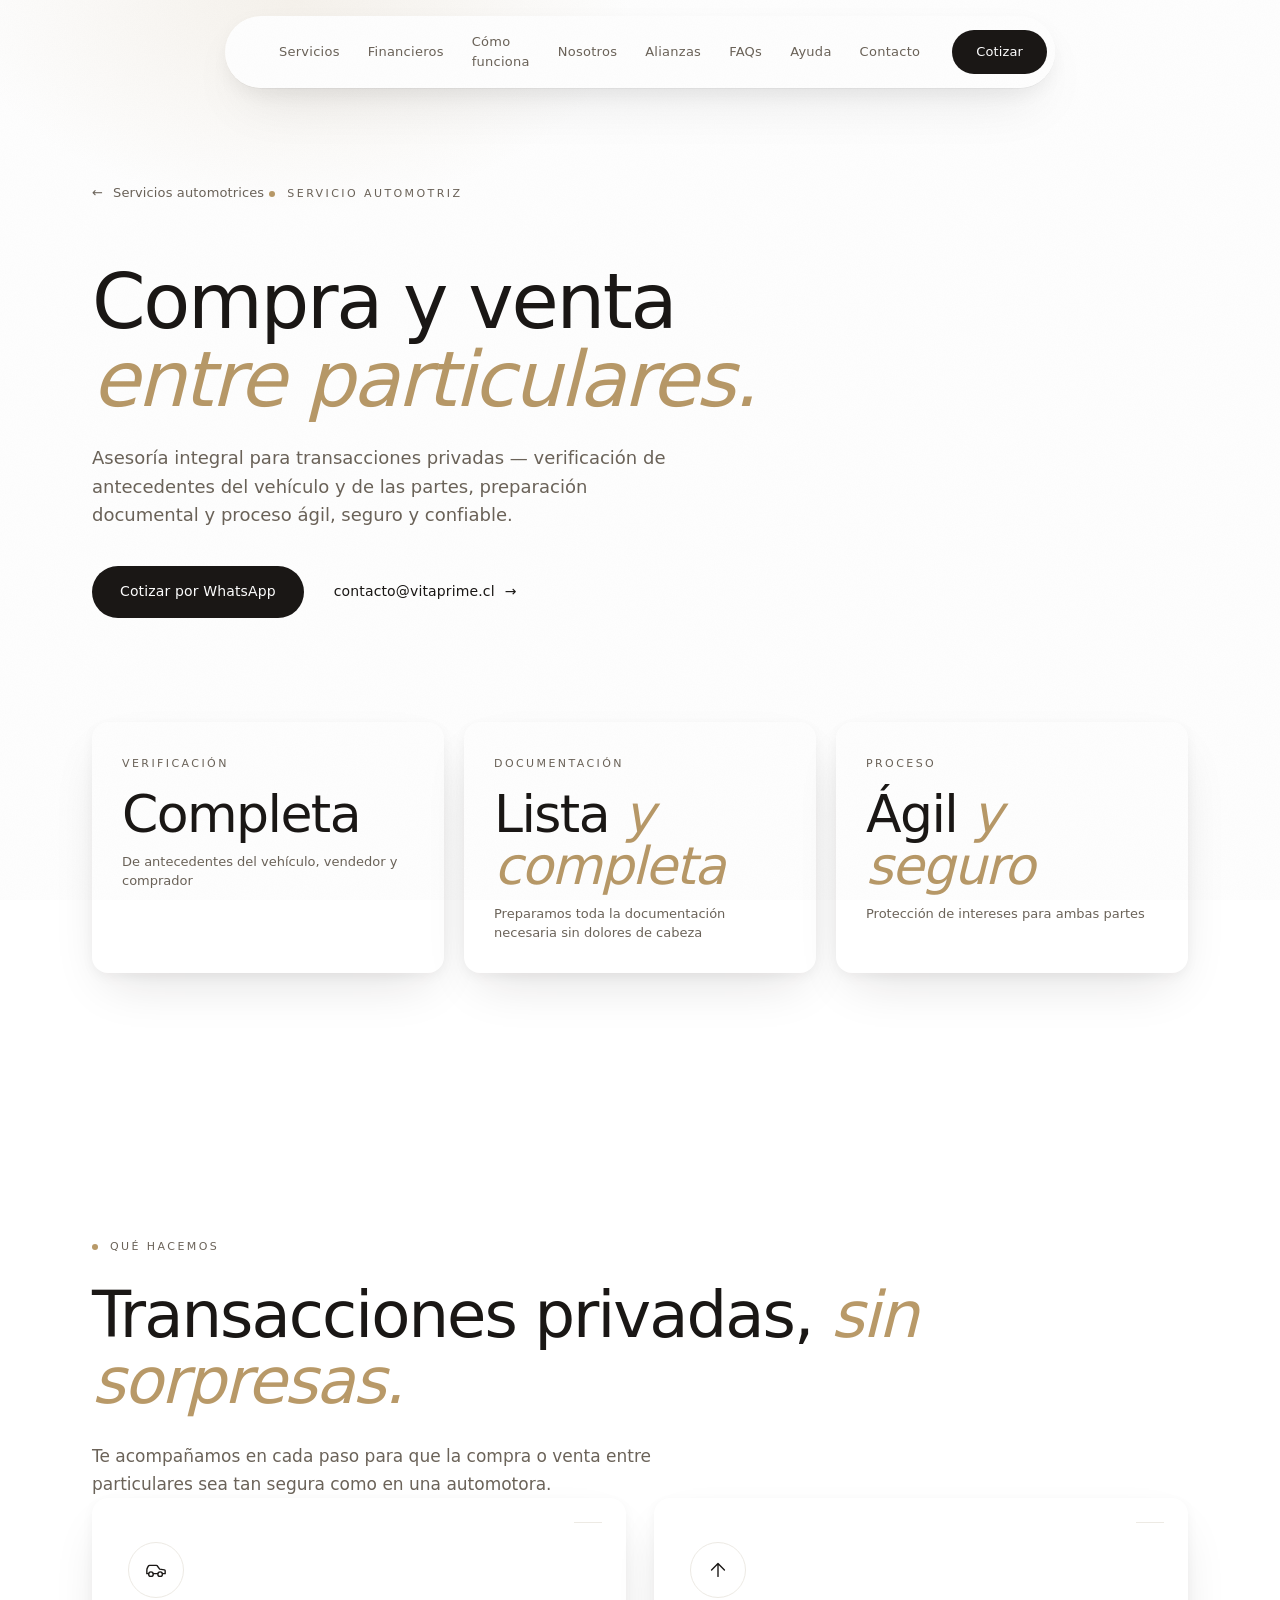
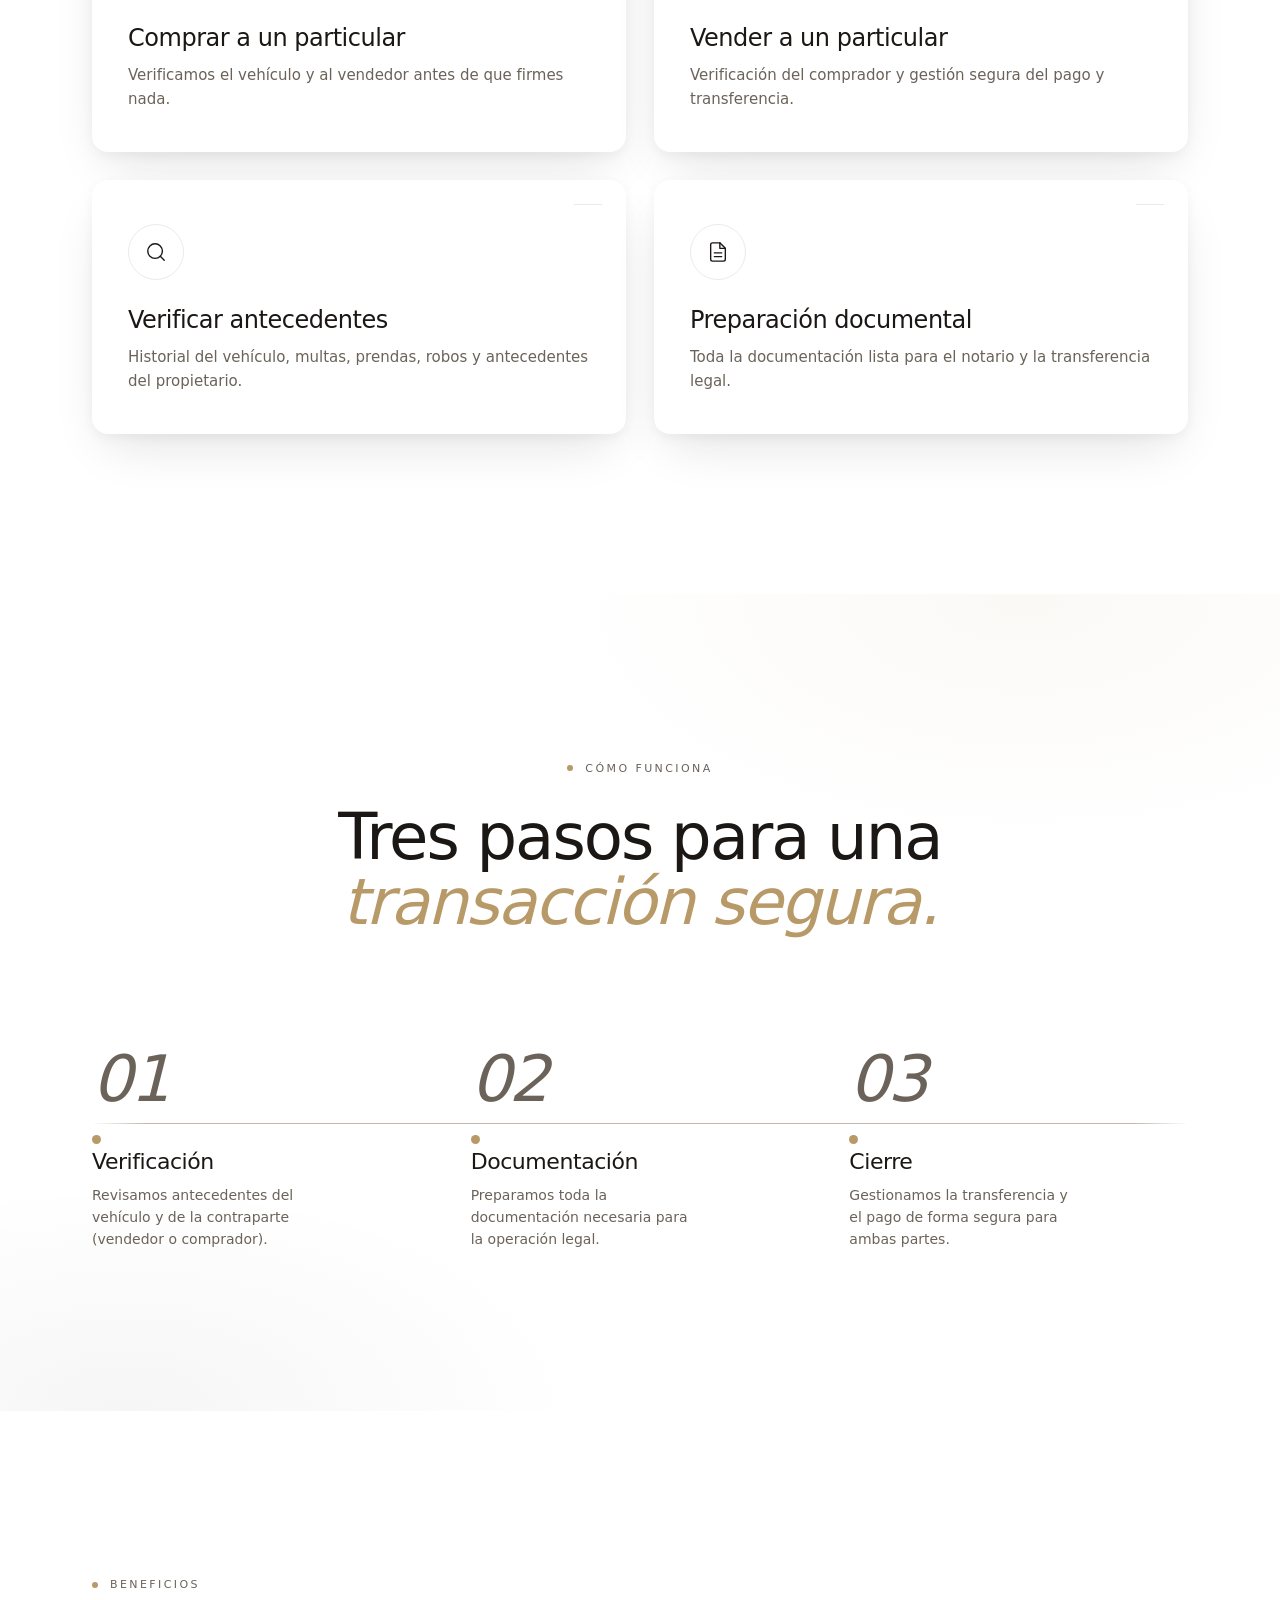
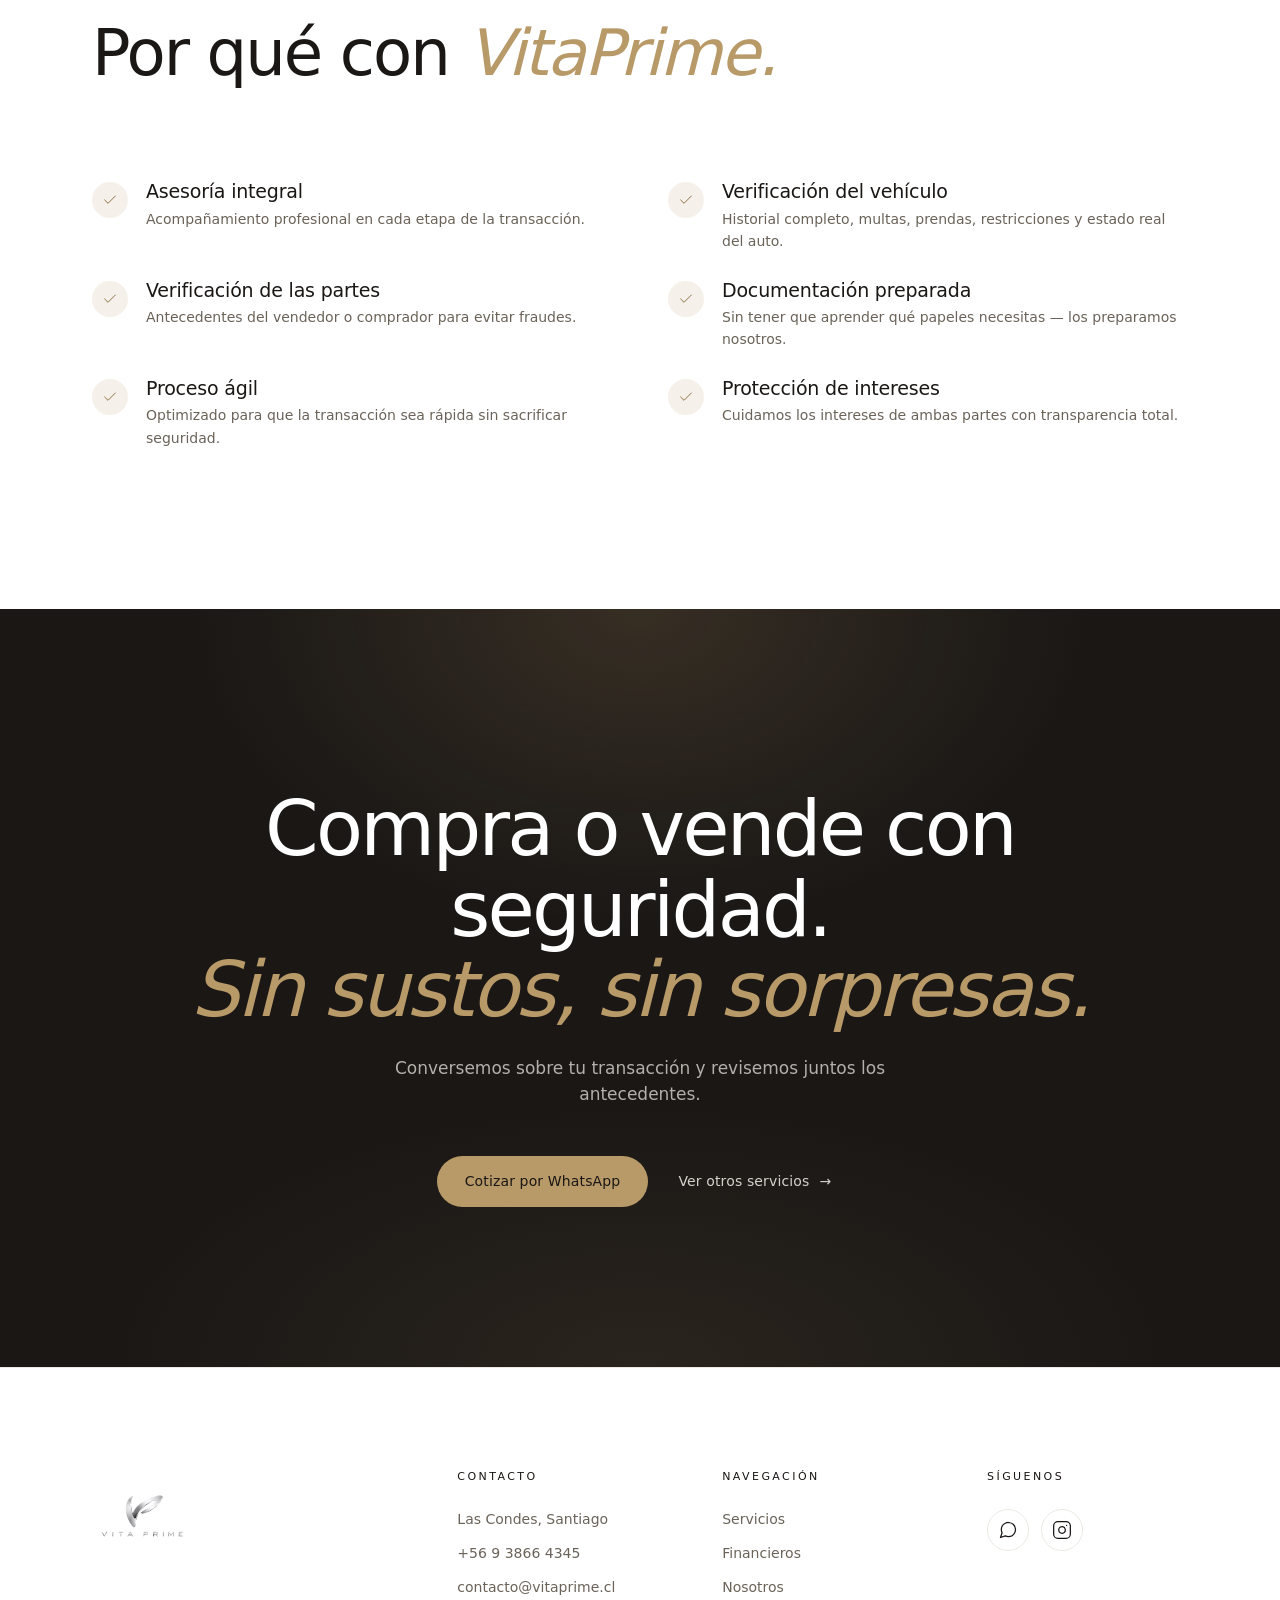
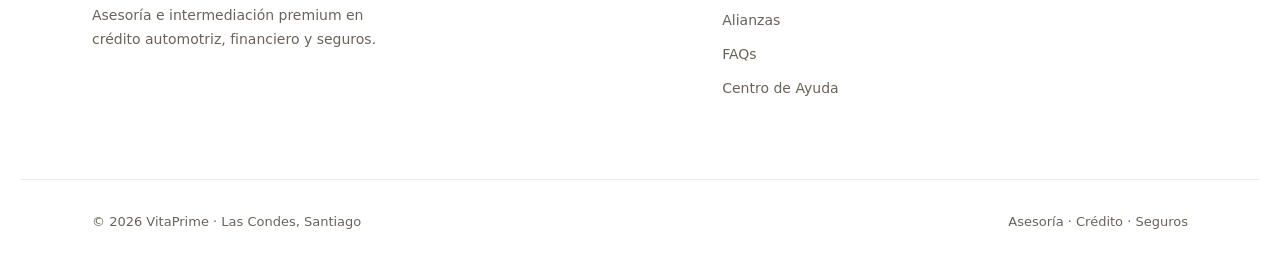
<file: productos/compra-venta-particulares.html>
<!DOCTYPE html>
<html lang="es">
<head>
  <meta charset="UTF-8">
  <meta name="viewport" content="width=device-width, initial-scale=1.0">
  <title>Compra y Venta entre Particulares — VitaPrime</title>
  <meta name="description" content="Asesoría integral en transacciones vehiculares privadas: verificación de antecedentes del vehículo y de las partes, preparación documental. Proceso ágil, seguro y confiable.">
  <link rel="stylesheet" href="../styles/reset.css">
  <link rel="stylesheet" href="../styles/main.css">
</head>
<body>

  <header class="nav" id="nav">
    <div class="nav__inner">
      <a href="../index.html" class="nav__logo nav__logo--img" aria-label="VitaPrime inicio">
        <img src="../assets/logos/Logo%20VitaPrime.png" alt="VitaPrime">
      </a>
      <nav class="nav__links" id="navLinks">
        <a href="../index.html#servicios">Servicios</a>
        <a href="../index.html#financieros">Financieros</a>
        <a href="../index.html#proceso">Cómo funciona</a>
        <a href="../index.html#nosotros">Nosotros</a>
        <a href="../index.html#alianzas">Alianzas</a>
        <a href="../index.html#faqs">FAQs</a>
        <a href="../recursos/centro-de-ayuda.html">Ayuda</a>
        <a href="../index.html#contacto">Contacto</a>
      </nav>
      <a href="https://wa.me/56938664345" target="_blank" rel="noopener" class="btn btn--primary nav__cta">Cotizar</a>
      <button class="nav__burger" id="navBurger" aria-label="Abrir menú" aria-expanded="false">
        <span></span><span></span><span></span>
      </button>
    </div>
  </header>

  <section class="product-top">
    <div class="container">
      <a href="../index.html#servicios" class="product-top__back">
        <span aria-hidden="true">←</span> Servicios automotrices
      </a>
      <span class="eyebrow">Servicio automotriz</span>
      <h1 class="product-top__title">
        Compra y venta <span class="muted">entre particulares.</span>
      </h1>
      <p class="product-top__lead">
        Asesoría integral para transacciones privadas — verificación de antecedentes del
        vehículo y de las partes, preparación documental y proceso ágil, seguro y confiable.
      </p>
      <div class="product-top__ctas">
        <a href="https://wa.me/56938664345" target="_blank" rel="noopener" class="btn btn--primary">Cotizar por WhatsApp</a>
        <a href="mailto:contacto@vitaprime.cl" class="btn btn--ghost">contacto@vitaprime.cl <span class="arrow" aria-hidden="true">→</span></a>
      </div>
    </div>
  </section>

  <section class="product-stats">
    <div class="container product-stats__inner">
      <article class="card-float product-stat">
        <span class="product-stat__eyebrow">Verificación</span>
        <div class="product-stat__value">Completa</div>
        <div class="product-stat__label">De antecedentes del vehículo, vendedor y comprador</div>
      </article>
      <article class="card-float product-stat">
        <span class="product-stat__eyebrow">Documentación</span>
        <div class="product-stat__value">Lista<span> y completa</span></div>
        <div class="product-stat__label">Preparamos toda la documentación necesaria sin dolores de cabeza</div>
      </article>
      <article class="card-float product-stat">
        <span class="product-stat__eyebrow">Proceso</span>
        <div class="product-stat__value">Ágil<span> y seguro</span></div>
        <div class="product-stat__label">Protección de intereses para ambas partes</div>
      </article>
    </div>
  </section>

  <section class="section" id="usos">
    <div class="container product-grid">
      <header class="product-grid__head">
        <span class="eyebrow">Qué hacemos</span>
        <h2 class="section__title">Transacciones privadas, <span class="muted">sin sorpresas.</span></h2>
        <p class="section__lead">
          Te acompañamos en cada paso para que la compra o venta entre particulares sea tan segura
          como en una automotora.
        </p>
      </header>

      <div class="grid grid--2x2">
        <article class="card-float service">
          <div class="service__icon" aria-hidden="true">
            <svg viewBox="0 0 24 24" fill="none" stroke="currentColor" stroke-width="1.5" stroke-linecap="round" stroke-linejoin="round"><path d="M14 16H9m10 0h3v-3.15a1 1 0 0 0-.84-.99L16 11l-2.7-3.6a1 1 0 0 0-.8-.4H5.24a2 2 0 0 0-1.8 1.1l-.8 1.63A6 6 0 0 0 2 12.42V16h2"/><circle cx="6.5" cy="16.5" r="2.5"/><circle cx="16.5" cy="16.5" r="2.5"/></svg>
          </div>
          <h3 class="service__title">Comprar a un particular</h3>
          <p class="service__desc">Verificamos el vehículo y al vendedor antes de que firmes nada.</p>
        </article>

        <article class="card-float service">
          <div class="service__icon" aria-hidden="true">
            <svg viewBox="0 0 24 24" fill="none" stroke="currentColor" stroke-width="1.5" stroke-linecap="round" stroke-linejoin="round"><path d="M12 19V6M5 12l7-7 7 7"/></svg>
          </div>
          <h3 class="service__title">Vender a un particular</h3>
          <p class="service__desc">Verificación del comprador y gestión segura del pago y transferencia.</p>
        </article>

        <article class="card-float service">
          <div class="service__icon" aria-hidden="true">
            <svg viewBox="0 0 24 24" fill="none" stroke="currentColor" stroke-width="1.5" stroke-linecap="round" stroke-linejoin="round"><circle cx="11" cy="11" r="8"/><line x1="21" y1="21" x2="16.65" y2="16.65"/></svg>
          </div>
          <h3 class="service__title">Verificar antecedentes</h3>
          <p class="service__desc">Historial del vehículo, multas, prendas, robos y antecedentes del propietario.</p>
        </article>

        <article class="card-float service">
          <div class="service__icon" aria-hidden="true">
            <svg viewBox="0 0 24 24" fill="none" stroke="currentColor" stroke-width="1.5" stroke-linecap="round" stroke-linejoin="round"><path d="M14 2H6a2 2 0 0 0-2 2v16a2 2 0 0 0 2 2h12a2 2 0 0 0 2-2V8z"/><polyline points="14 2 14 8 20 8"/><line x1="16" y1="13" x2="8" y2="13"/><line x1="16" y1="17" x2="8" y2="17"/></svg>
          </div>
          <h3 class="service__title">Preparación documental</h3>
          <p class="service__desc">Toda la documentación lista para el notario y la transferencia legal.</p>
        </article>
      </div>
    </div>
  </section>

  <section class="section section--alt">
    <div class="container">
      <header class="section__head section__head--center">
        <span class="eyebrow">Cómo funciona</span>
        <h2 class="section__title">Tres pasos para una <span class="muted">transacción segura.</span></h2>
      </header>
      <ol class="process">
        <li class="process__step">
          <span class="process__num">01</span>
          <h3 class="process__title">Verificación</h3>
          <p class="process__desc">Revisamos antecedentes del vehículo y de la contraparte (vendedor o comprador).</p>
        </li>
        <li class="process__step">
          <span class="process__num">02</span>
          <h3 class="process__title">Documentación</h3>
          <p class="process__desc">Preparamos toda la documentación necesaria para la operación legal.</p>
        </li>
        <li class="process__step">
          <span class="process__num">03</span>
          <h3 class="process__title">Cierre</h3>
          <p class="process__desc">Gestionamos la transferencia y el pago de forma segura para ambas partes.</p>
        </li>
        <span class="process__line" aria-hidden="true"></span>
      </ol>
    </div>
  </section>

  <section class="section">
    <div class="container product-benefits">
      <header class="section__head">
        <span class="eyebrow">Beneficios</span>
        <h2 class="section__title">Por qué con <span class="muted">VitaPrime.</span></h2>
      </header>
      <ul class="benefits-list">
        <li class="benefits-list__item">
          <div class="benefits-list__icon" aria-hidden="true"><svg viewBox="0 0 24 24" fill="none" stroke="currentColor" stroke-width="1.5" stroke-linecap="round" stroke-linejoin="round"><polyline points="20 6 9 17 4 12"/></svg></div>
          <div><h3>Asesoría integral</h3><p>Acompañamiento profesional en cada etapa de la transacción.</p></div>
        </li>
        <li class="benefits-list__item">
          <div class="benefits-list__icon" aria-hidden="true"><svg viewBox="0 0 24 24" fill="none" stroke="currentColor" stroke-width="1.5" stroke-linecap="round" stroke-linejoin="round"><polyline points="20 6 9 17 4 12"/></svg></div>
          <div><h3>Verificación del vehículo</h3><p>Historial completo, multas, prendas, restricciones y estado real del auto.</p></div>
        </li>
        <li class="benefits-list__item">
          <div class="benefits-list__icon" aria-hidden="true"><svg viewBox="0 0 24 24" fill="none" stroke="currentColor" stroke-width="1.5" stroke-linecap="round" stroke-linejoin="round"><polyline points="20 6 9 17 4 12"/></svg></div>
          <div><h3>Verificación de las partes</h3><p>Antecedentes del vendedor o comprador para evitar fraudes.</p></div>
        </li>
        <li class="benefits-list__item">
          <div class="benefits-list__icon" aria-hidden="true"><svg viewBox="0 0 24 24" fill="none" stroke="currentColor" stroke-width="1.5" stroke-linecap="round" stroke-linejoin="round"><polyline points="20 6 9 17 4 12"/></svg></div>
          <div><h3>Documentación preparada</h3><p>Sin tener que aprender qué papeles necesitas — los preparamos nosotros.</p></div>
        </li>
        <li class="benefits-list__item">
          <div class="benefits-list__icon" aria-hidden="true"><svg viewBox="0 0 24 24" fill="none" stroke="currentColor" stroke-width="1.5" stroke-linecap="round" stroke-linejoin="round"><polyline points="20 6 9 17 4 12"/></svg></div>
          <div><h3>Proceso ágil</h3><p>Optimizado para que la transacción sea rápida sin sacrificar seguridad.</p></div>
        </li>
        <li class="benefits-list__item">
          <div class="benefits-list__icon" aria-hidden="true"><svg viewBox="0 0 24 24" fill="none" stroke="currentColor" stroke-width="1.5" stroke-linecap="round" stroke-linejoin="round"><polyline points="20 6 9 17 4 12"/></svg></div>
          <div><h3>Protección de intereses</h3><p>Cuidamos los intereses de ambas partes con transparencia total.</p></div>
        </li>
      </ul>
    </div>
  </section>

  <section class="cta-final">
    <div class="container">
      <h2 class="cta-final__title">
        <span class="heavy">Compra o vende con seguridad.</span>
        <span class="light">Sin sustos, sin sorpresas.</span>
      </h2>
      <p class="cta-final__lead">Conversemos sobre tu transacción y revisemos juntos los antecedentes.</p>
      <div class="cta-final__buttons">
        <a href="https://wa.me/56938664345" target="_blank" rel="noopener" class="btn btn--bronze">Cotizar por WhatsApp</a>
        <a href="../index.html#servicios" class="btn btn--ghost">Ver otros servicios <span class="arrow" aria-hidden="true">→</span></a>
      </div>
    </div>
  </section>

  <footer class="footer" id="contacto">
    <div class="container footer__inner">
      <div class="footer__col">
        <a href="../index.html" class="footer__logo" aria-label="VitaPrime"><img src="../assets/logos/Logo%20VitaPrime.png" alt="VitaPrime"></a>
        <p class="footer__about">Asesoría e intermediación premium en crédito automotriz, financiero y seguros.</p>
      </div>
      <div class="footer__col">
        <h5 class="footer__title">Contacto</h5>
        <ul class="footer__list">
          <li>Las Condes, Santiago</li>
          <li><a href="tel:+56938664345">+56 9 3866 4345</a></li>
          <li><a href="mailto:contacto@vitaprime.cl">contacto@vitaprime.cl</a></li>
        </ul>
      </div>
      <div class="footer__col">
        <h5 class="footer__title">Navegación</h5>
        <ul class="footer__list">
          <li><a href="../index.html#servicios">Servicios</a></li>
          <li><a href="../index.html#financieros">Financieros</a></li>
          <li><a href="../index.html#nosotros">Nosotros</a></li>
          <li><a href="../index.html#alianzas">Alianzas</a></li>
          <li><a href="../index.html#faqs">FAQs</a></li>
          <li><a href="../recursos/centro-de-ayuda.html">Centro de Ayuda</a></li>
        </ul>
      </div>
      <div class="footer__col">
        <h5 class="footer__title">Síguenos</h5>
        <div class="footer__social">
          <a href="https://wa.me/56938664345" target="_blank" rel="noopener" aria-label="WhatsApp"><svg viewBox="0 0 24 24" fill="none" stroke="currentColor" stroke-width="1.5" stroke-linecap="round" stroke-linejoin="round" width="20" height="20"><path d="M21 11.5a8.38 8.38 0 0 1-.9 3.8 8.5 8.5 0 0 1-7.6 4.7 8.38 8.38 0 0 1-3.8-.9L3 21l1.9-5.7a8.38 8.38 0 0 1-.9-3.8 8.5 8.5 0 0 1 4.7-7.6 8.38 8.38 0 0 1 3.8-.9h.5a8.48 8.48 0 0 1 8 8v.5z"/></svg></a>
          <a href="https://www.instagram.com/vitaprime.cl/" target="_blank" rel="noopener" aria-label="Instagram"><svg viewBox="0 0 24 24" fill="none" stroke="currentColor" stroke-width="1.5" stroke-linecap="round" stroke-linejoin="round" width="20" height="20"><rect x="2" y="2" width="20" height="20" rx="5" ry="5"/><path d="M16 11.37A4 4 0 1 1 12.63 8 4 4 0 0 1 16 11.37z"/><line x1="17.5" y1="6.5" x2="17.51" y2="6.5"/></svg></a>
        </div>
      </div>
    </div>
    <div class="footer__bottom container">
      <span>© <span id="year"></span> VitaPrime · Las Condes, Santiago</span>
      <span class="footer__credit">Asesoría · Crédito · Seguros</span>
    </div>
  </footer>

  <script src="../scripts/main.js" defer></script>
</body>
</html>
</file>
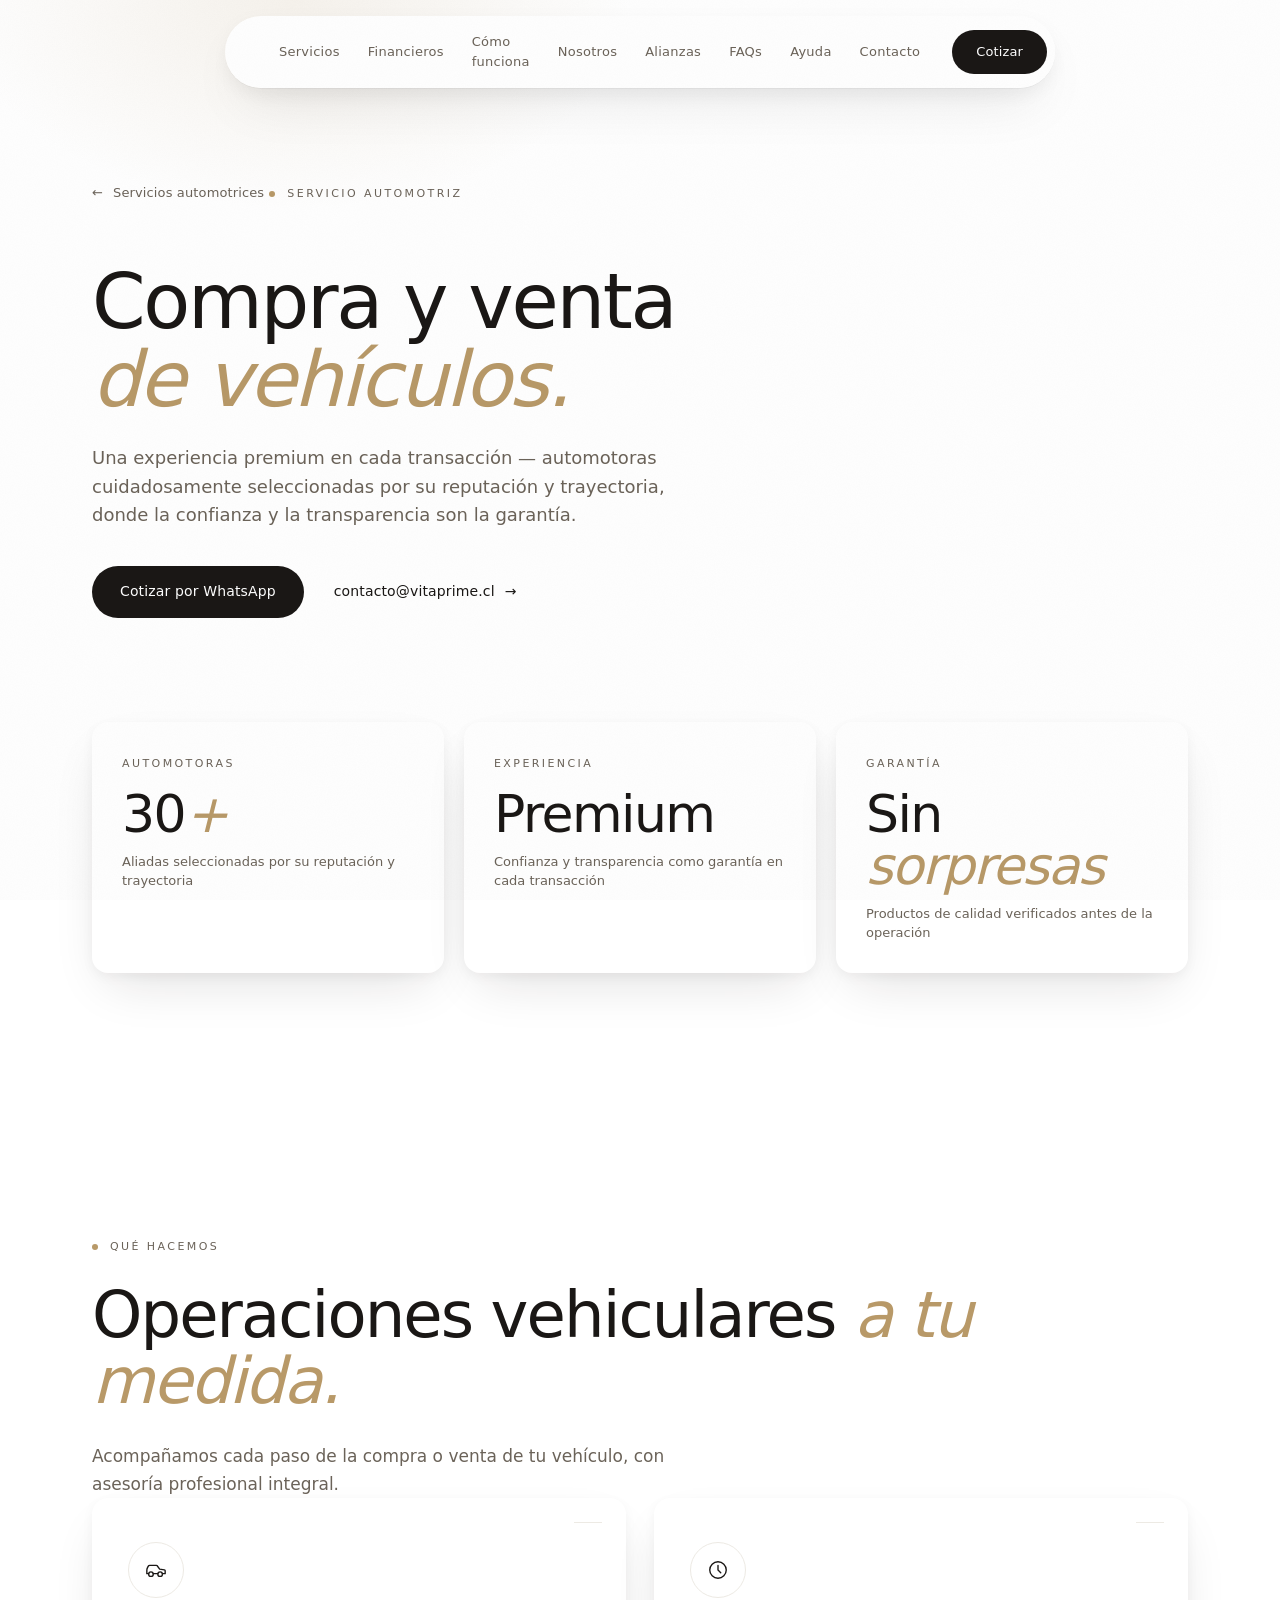
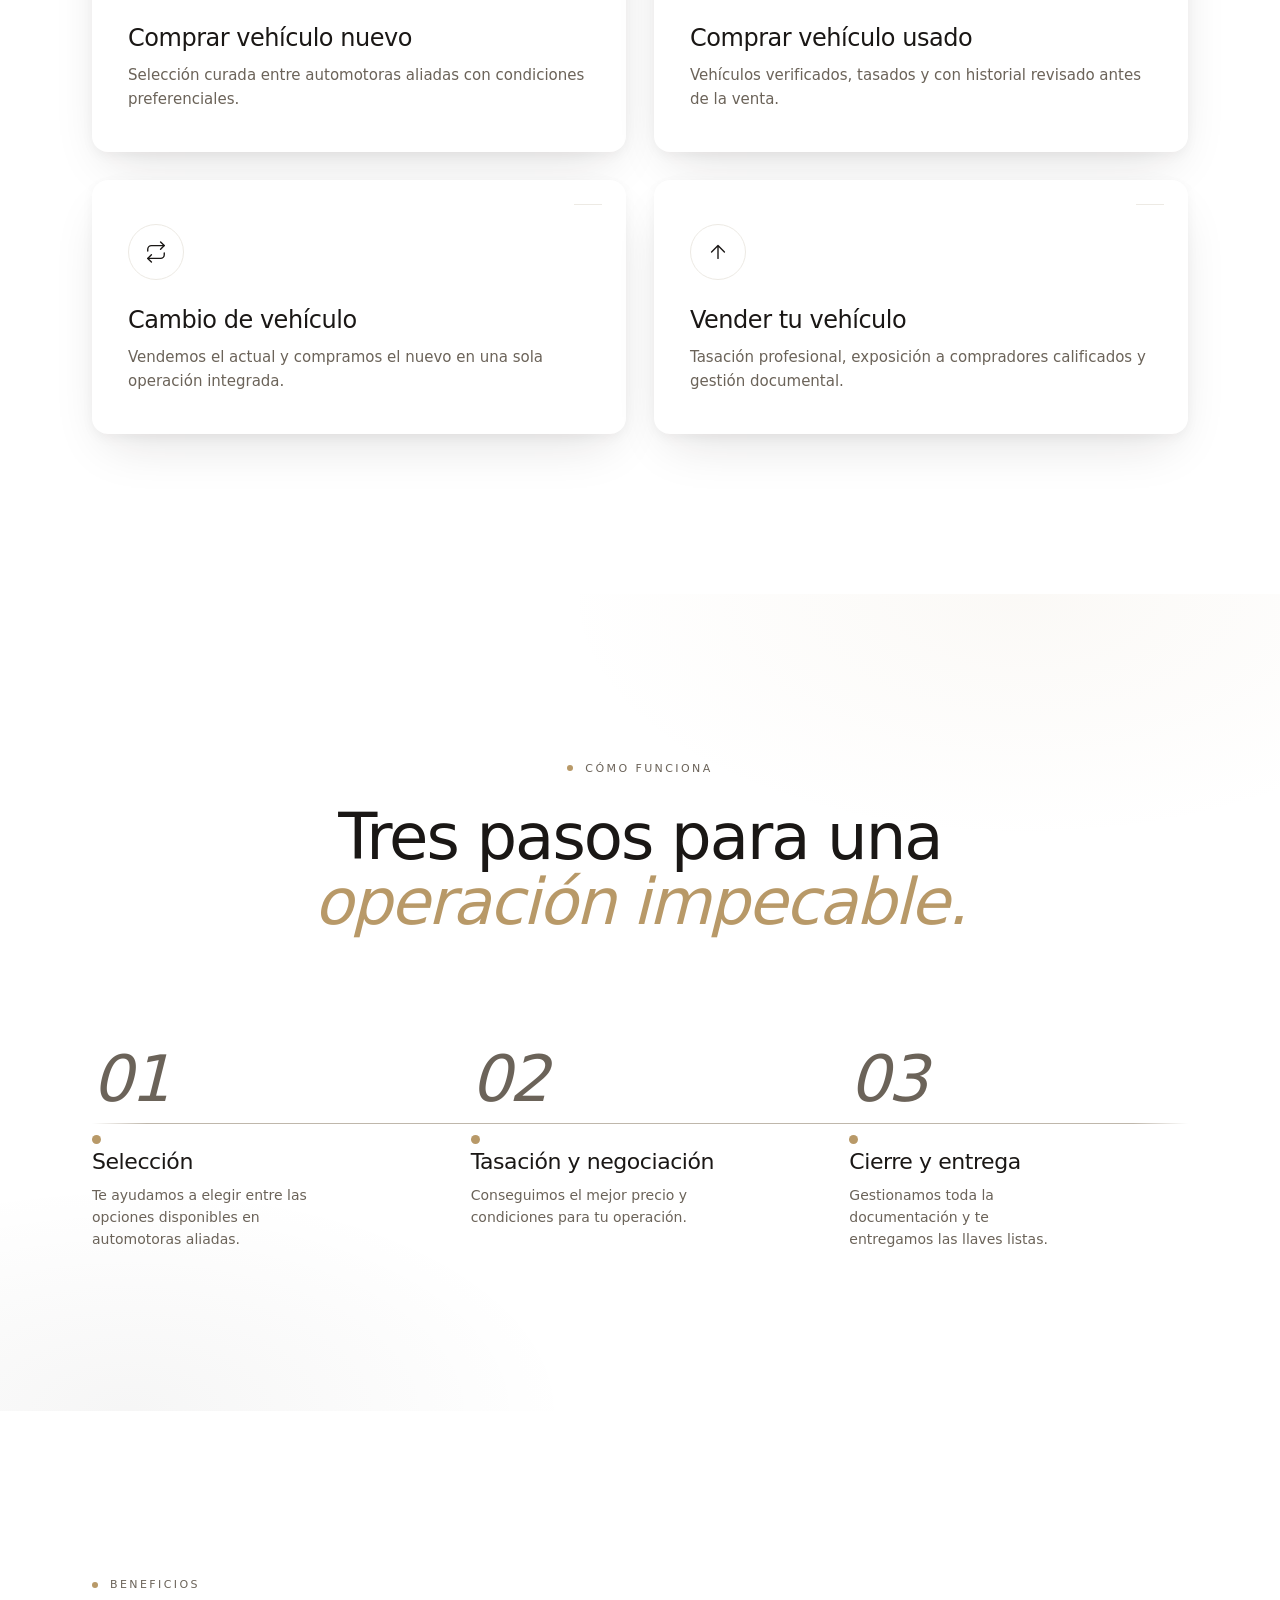
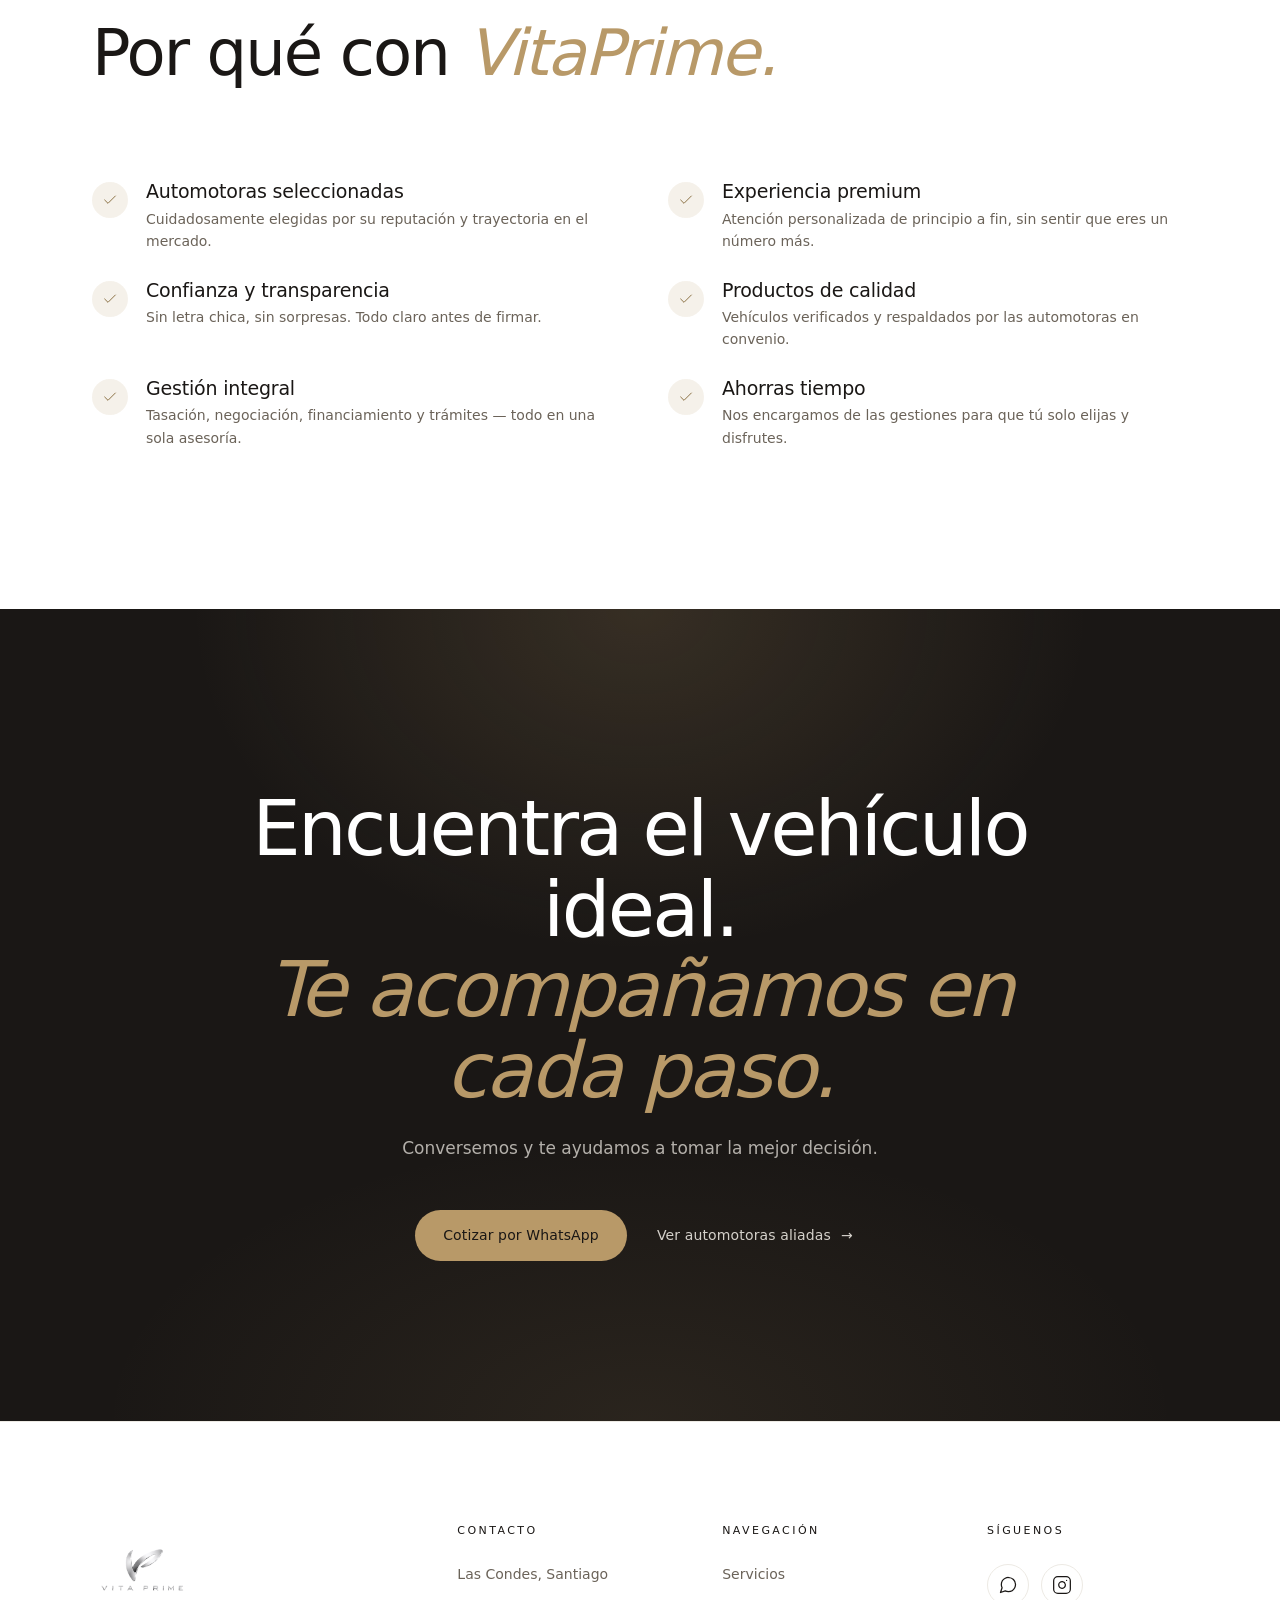
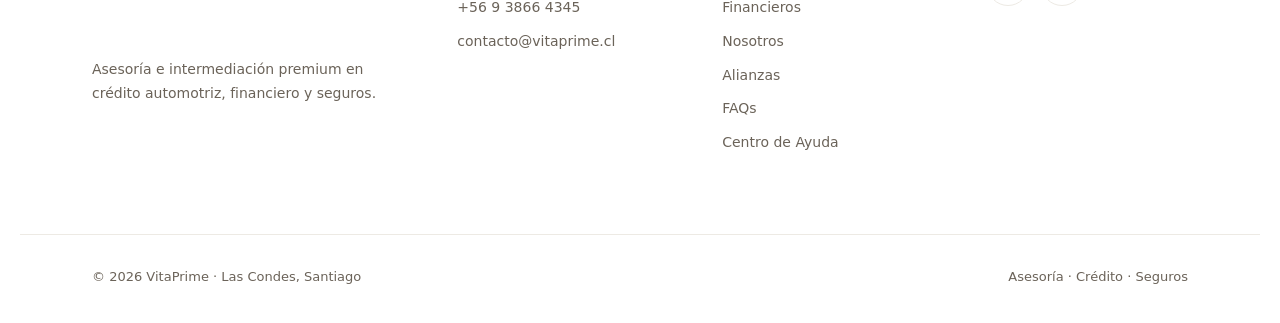
<file: productos/compra-venta-vehiculos.html>
<!DOCTYPE html>
<html lang="es">
<head>
  <meta charset="UTF-8">
  <meta name="viewport" content="width=device-width, initial-scale=1.0">
  <title>Compra y Venta de Vehículos — VitaPrime</title>
  <meta name="description" content="Compra y venta de vehículos VitaPrime: asesoría premium en transacciones con +30 automotoras aliadas cuidadosamente seleccionadas. Confianza y transparencia garantizadas.">
  <link rel="stylesheet" href="../styles/reset.css">
  <link rel="stylesheet" href="../styles/main.css">
</head>
<body>

  <header class="nav" id="nav">
    <div class="nav__inner">
      <a href="../index.html" class="nav__logo nav__logo--img" aria-label="VitaPrime inicio">
        <img src="../assets/logos/Logo%20VitaPrime.png" alt="VitaPrime">
      </a>
      <nav class="nav__links" id="navLinks">
        <a href="../index.html#servicios">Servicios</a>
        <a href="../index.html#financieros">Financieros</a>
        <a href="../index.html#proceso">Cómo funciona</a>
        <a href="../index.html#nosotros">Nosotros</a>
        <a href="../index.html#alianzas">Alianzas</a>
        <a href="../index.html#faqs">FAQs</a>
        <a href="../recursos/centro-de-ayuda.html">Ayuda</a>
        <a href="../index.html#contacto">Contacto</a>
      </nav>
      <a href="https://wa.me/56938664345" target="_blank" rel="noopener" class="btn btn--primary nav__cta">Cotizar</a>
      <button class="nav__burger" id="navBurger" aria-label="Abrir menú" aria-expanded="false">
        <span></span><span></span><span></span>
      </button>
    </div>
  </header>

  <section class="product-top">
    <div class="container">
      <a href="../index.html#servicios" class="product-top__back">
        <span aria-hidden="true">←</span> Servicios automotrices
      </a>
      <span class="eyebrow">Servicio automotriz</span>
      <h1 class="product-top__title">
        Compra y venta <span class="muted">de vehículos.</span>
      </h1>
      <p class="product-top__lead">
        Una experiencia premium en cada transacción — automotoras cuidadosamente seleccionadas
        por su reputación y trayectoria, donde la confianza y la transparencia son la garantía.
      </p>
      <div class="product-top__ctas">
        <a href="https://wa.me/56938664345" target="_blank" rel="noopener" class="btn btn--primary">Cotizar por WhatsApp</a>
        <a href="mailto:contacto@vitaprime.cl" class="btn btn--ghost">contacto@vitaprime.cl <span class="arrow" aria-hidden="true">→</span></a>
      </div>
    </div>
  </section>

  <section class="product-stats">
    <div class="container product-stats__inner">
      <article class="card-float product-stat">
        <span class="product-stat__eyebrow">Automotoras</span>
        <div class="product-stat__value">30<span>+</span></div>
        <div class="product-stat__label">Aliadas seleccionadas por su reputación y trayectoria</div>
      </article>
      <article class="card-float product-stat">
        <span class="product-stat__eyebrow">Experiencia</span>
        <div class="product-stat__value">Premium</div>
        <div class="product-stat__label">Confianza y transparencia como garantía en cada transacción</div>
      </article>
      <article class="card-float product-stat">
        <span class="product-stat__eyebrow">Garantía</span>
        <div class="product-stat__value">Sin<span> sorpresas</span></div>
        <div class="product-stat__label">Productos de calidad verificados antes de la operación</div>
      </article>
    </div>
  </section>

  <section class="section" id="usos">
    <div class="container product-grid">
      <header class="product-grid__head">
        <span class="eyebrow">Qué hacemos</span>
        <h2 class="section__title">Operaciones vehiculares <span class="muted">a tu medida.</span></h2>
        <p class="section__lead">
          Acompañamos cada paso de la compra o venta de tu vehículo, con asesoría profesional integral.
        </p>
      </header>

      <div class="grid grid--2x2">
        <article class="card-float service">
          <div class="service__icon" aria-hidden="true">
            <svg viewBox="0 0 24 24" fill="none" stroke="currentColor" stroke-width="1.5" stroke-linecap="round" stroke-linejoin="round"><path d="M14 16H9m10 0h3v-3.15a1 1 0 0 0-.84-.99L16 11l-2.7-3.6a1 1 0 0 0-.8-.4H5.24a2 2 0 0 0-1.8 1.1l-.8 1.63A6 6 0 0 0 2 12.42V16h2"/><circle cx="6.5" cy="16.5" r="2.5"/><circle cx="16.5" cy="16.5" r="2.5"/></svg>
          </div>
          <h3 class="service__title">Comprar vehículo nuevo</h3>
          <p class="service__desc">Selección curada entre automotoras aliadas con condiciones preferenciales.</p>
        </article>

        <article class="card-float service">
          <div class="service__icon" aria-hidden="true">
            <svg viewBox="0 0 24 24" fill="none" stroke="currentColor" stroke-width="1.5" stroke-linecap="round" stroke-linejoin="round"><path d="M21 12a9 9 0 1 1-18 0 9 9 0 0 1 18 0z"/><polyline points="12 7 12 12 15 15"/></svg>
          </div>
          <h3 class="service__title">Comprar vehículo usado</h3>
          <p class="service__desc">Vehículos verificados, tasados y con historial revisado antes de la venta.</p>
        </article>

        <article class="card-float service">
          <div class="service__icon" aria-hidden="true">
            <svg viewBox="0 0 24 24" fill="none" stroke="currentColor" stroke-width="1.5" stroke-linecap="round" stroke-linejoin="round"><polyline points="17 1 21 5 17 9"/><path d="M3 11V9a4 4 0 0 1 4-4h14"/><polyline points="7 23 3 19 7 15"/><path d="M21 13v2a4 4 0 0 1-4 4H3"/></svg>
          </div>
          <h3 class="service__title">Cambio de vehículo</h3>
          <p class="service__desc">Vendemos el actual y compramos el nuevo en una sola operación integrada.</p>
        </article>

        <article class="card-float service">
          <div class="service__icon" aria-hidden="true">
            <svg viewBox="0 0 24 24" fill="none" stroke="currentColor" stroke-width="1.5" stroke-linecap="round" stroke-linejoin="round"><path d="M12 19V6M5 12l7-7 7 7"/></svg>
          </div>
          <h3 class="service__title">Vender tu vehículo</h3>
          <p class="service__desc">Tasación profesional, exposición a compradores calificados y gestión documental.</p>
        </article>
      </div>
    </div>
  </section>

  <section class="section section--alt">
    <div class="container">
      <header class="section__head section__head--center">
        <span class="eyebrow">Cómo funciona</span>
        <h2 class="section__title">Tres pasos para una <span class="muted">operación impecable.</span></h2>
      </header>
      <ol class="process">
        <li class="process__step">
          <span class="process__num">01</span>
          <h3 class="process__title">Selección</h3>
          <p class="process__desc">Te ayudamos a elegir entre las opciones disponibles en automotoras aliadas.</p>
        </li>
        <li class="process__step">
          <span class="process__num">02</span>
          <h3 class="process__title">Tasación y negociación</h3>
          <p class="process__desc">Conseguimos el mejor precio y condiciones para tu operación.</p>
        </li>
        <li class="process__step">
          <span class="process__num">03</span>
          <h3 class="process__title">Cierre y entrega</h3>
          <p class="process__desc">Gestionamos toda la documentación y te entregamos las llaves listas.</p>
        </li>
        <span class="process__line" aria-hidden="true"></span>
      </ol>
    </div>
  </section>

  <section class="section">
    <div class="container product-benefits">
      <header class="section__head">
        <span class="eyebrow">Beneficios</span>
        <h2 class="section__title">Por qué con <span class="muted">VitaPrime.</span></h2>
      </header>
      <ul class="benefits-list">
        <li class="benefits-list__item">
          <div class="benefits-list__icon" aria-hidden="true"><svg viewBox="0 0 24 24" fill="none" stroke="currentColor" stroke-width="1.5" stroke-linecap="round" stroke-linejoin="round"><polyline points="20 6 9 17 4 12"/></svg></div>
          <div><h3>Automotoras seleccionadas</h3><p>Cuidadosamente elegidas por su reputación y trayectoria en el mercado.</p></div>
        </li>
        <li class="benefits-list__item">
          <div class="benefits-list__icon" aria-hidden="true"><svg viewBox="0 0 24 24" fill="none" stroke="currentColor" stroke-width="1.5" stroke-linecap="round" stroke-linejoin="round"><polyline points="20 6 9 17 4 12"/></svg></div>
          <div><h3>Experiencia premium</h3><p>Atención personalizada de principio a fin, sin sentir que eres un número más.</p></div>
        </li>
        <li class="benefits-list__item">
          <div class="benefits-list__icon" aria-hidden="true"><svg viewBox="0 0 24 24" fill="none" stroke="currentColor" stroke-width="1.5" stroke-linecap="round" stroke-linejoin="round"><polyline points="20 6 9 17 4 12"/></svg></div>
          <div><h3>Confianza y transparencia</h3><p>Sin letra chica, sin sorpresas. Todo claro antes de firmar.</p></div>
        </li>
        <li class="benefits-list__item">
          <div class="benefits-list__icon" aria-hidden="true"><svg viewBox="0 0 24 24" fill="none" stroke="currentColor" stroke-width="1.5" stroke-linecap="round" stroke-linejoin="round"><polyline points="20 6 9 17 4 12"/></svg></div>
          <div><h3>Productos de calidad</h3><p>Vehículos verificados y respaldados por las automotoras en convenio.</p></div>
        </li>
        <li class="benefits-list__item">
          <div class="benefits-list__icon" aria-hidden="true"><svg viewBox="0 0 24 24" fill="none" stroke="currentColor" stroke-width="1.5" stroke-linecap="round" stroke-linejoin="round"><polyline points="20 6 9 17 4 12"/></svg></div>
          <div><h3>Gestión integral</h3><p>Tasación, negociación, financiamiento y trámites — todo en una sola asesoría.</p></div>
        </li>
        <li class="benefits-list__item">
          <div class="benefits-list__icon" aria-hidden="true"><svg viewBox="0 0 24 24" fill="none" stroke="currentColor" stroke-width="1.5" stroke-linecap="round" stroke-linejoin="round"><polyline points="20 6 9 17 4 12"/></svg></div>
          <div><h3>Ahorras tiempo</h3><p>Nos encargamos de las gestiones para que tú solo elijas y disfrutes.</p></div>
        </li>
      </ul>
    </div>
  </section>

  <section class="cta-final">
    <div class="container">
      <h2 class="cta-final__title">
        <span class="heavy">Encuentra el vehículo ideal.</span>
        <span class="light">Te acompañamos en cada paso.</span>
      </h2>
      <p class="cta-final__lead">Conversemos y te ayudamos a tomar la mejor decisión.</p>
      <div class="cta-final__buttons">
        <a href="https://wa.me/56938664345" target="_blank" rel="noopener" class="btn btn--bronze">Cotizar por WhatsApp</a>
        <a href="../index.html#alianzas" class="btn btn--ghost">Ver automotoras aliadas <span class="arrow" aria-hidden="true">→</span></a>
      </div>
    </div>
  </section>

  <footer class="footer" id="contacto">
    <div class="container footer__inner">
      <div class="footer__col">
        <a href="../index.html" class="footer__logo" aria-label="VitaPrime"><img src="../assets/logos/Logo%20VitaPrime.png" alt="VitaPrime"></a>
        <p class="footer__about">Asesoría e intermediación premium en crédito automotriz, financiero y seguros.</p>
      </div>
      <div class="footer__col">
        <h5 class="footer__title">Contacto</h5>
        <ul class="footer__list">
          <li>Las Condes, Santiago</li>
          <li><a href="tel:+56938664345">+56 9 3866 4345</a></li>
          <li><a href="mailto:contacto@vitaprime.cl">contacto@vitaprime.cl</a></li>
        </ul>
      </div>
      <div class="footer__col">
        <h5 class="footer__title">Navegación</h5>
        <ul class="footer__list">
          <li><a href="../index.html#servicios">Servicios</a></li>
          <li><a href="../index.html#financieros">Financieros</a></li>
          <li><a href="../index.html#nosotros">Nosotros</a></li>
          <li><a href="../index.html#alianzas">Alianzas</a></li>
          <li><a href="../index.html#faqs">FAQs</a></li>
          <li><a href="../recursos/centro-de-ayuda.html">Centro de Ayuda</a></li>
        </ul>
      </div>
      <div class="footer__col">
        <h5 class="footer__title">Síguenos</h5>
        <div class="footer__social">
          <a href="https://wa.me/56938664345" target="_blank" rel="noopener" aria-label="WhatsApp"><svg viewBox="0 0 24 24" fill="none" stroke="currentColor" stroke-width="1.5" stroke-linecap="round" stroke-linejoin="round" width="20" height="20"><path d="M21 11.5a8.38 8.38 0 0 1-.9 3.8 8.5 8.5 0 0 1-7.6 4.7 8.38 8.38 0 0 1-3.8-.9L3 21l1.9-5.7a8.38 8.38 0 0 1-.9-3.8 8.5 8.5 0 0 1 4.7-7.6 8.38 8.38 0 0 1 3.8-.9h.5a8.48 8.48 0 0 1 8 8v.5z"/></svg></a>
          <a href="https://www.instagram.com/vitaprime.cl/" target="_blank" rel="noopener" aria-label="Instagram"><svg viewBox="0 0 24 24" fill="none" stroke="currentColor" stroke-width="1.5" stroke-linecap="round" stroke-linejoin="round" width="20" height="20"><rect x="2" y="2" width="20" height="20" rx="5" ry="5"/><path d="M16 11.37A4 4 0 1 1 12.63 8 4 4 0 0 1 16 11.37z"/><line x1="17.5" y1="6.5" x2="17.51" y2="6.5"/></svg></a>
        </div>
      </div>
    </div>
    <div class="footer__bottom container">
      <span>© <span id="year"></span> VitaPrime · Las Condes, Santiago</span>
      <span class="footer__credit">Asesoría · Crédito · Seguros</span>
    </div>
  </footer>

  <script src="../scripts/main.js" defer></script>
</body>
</html>
</file>
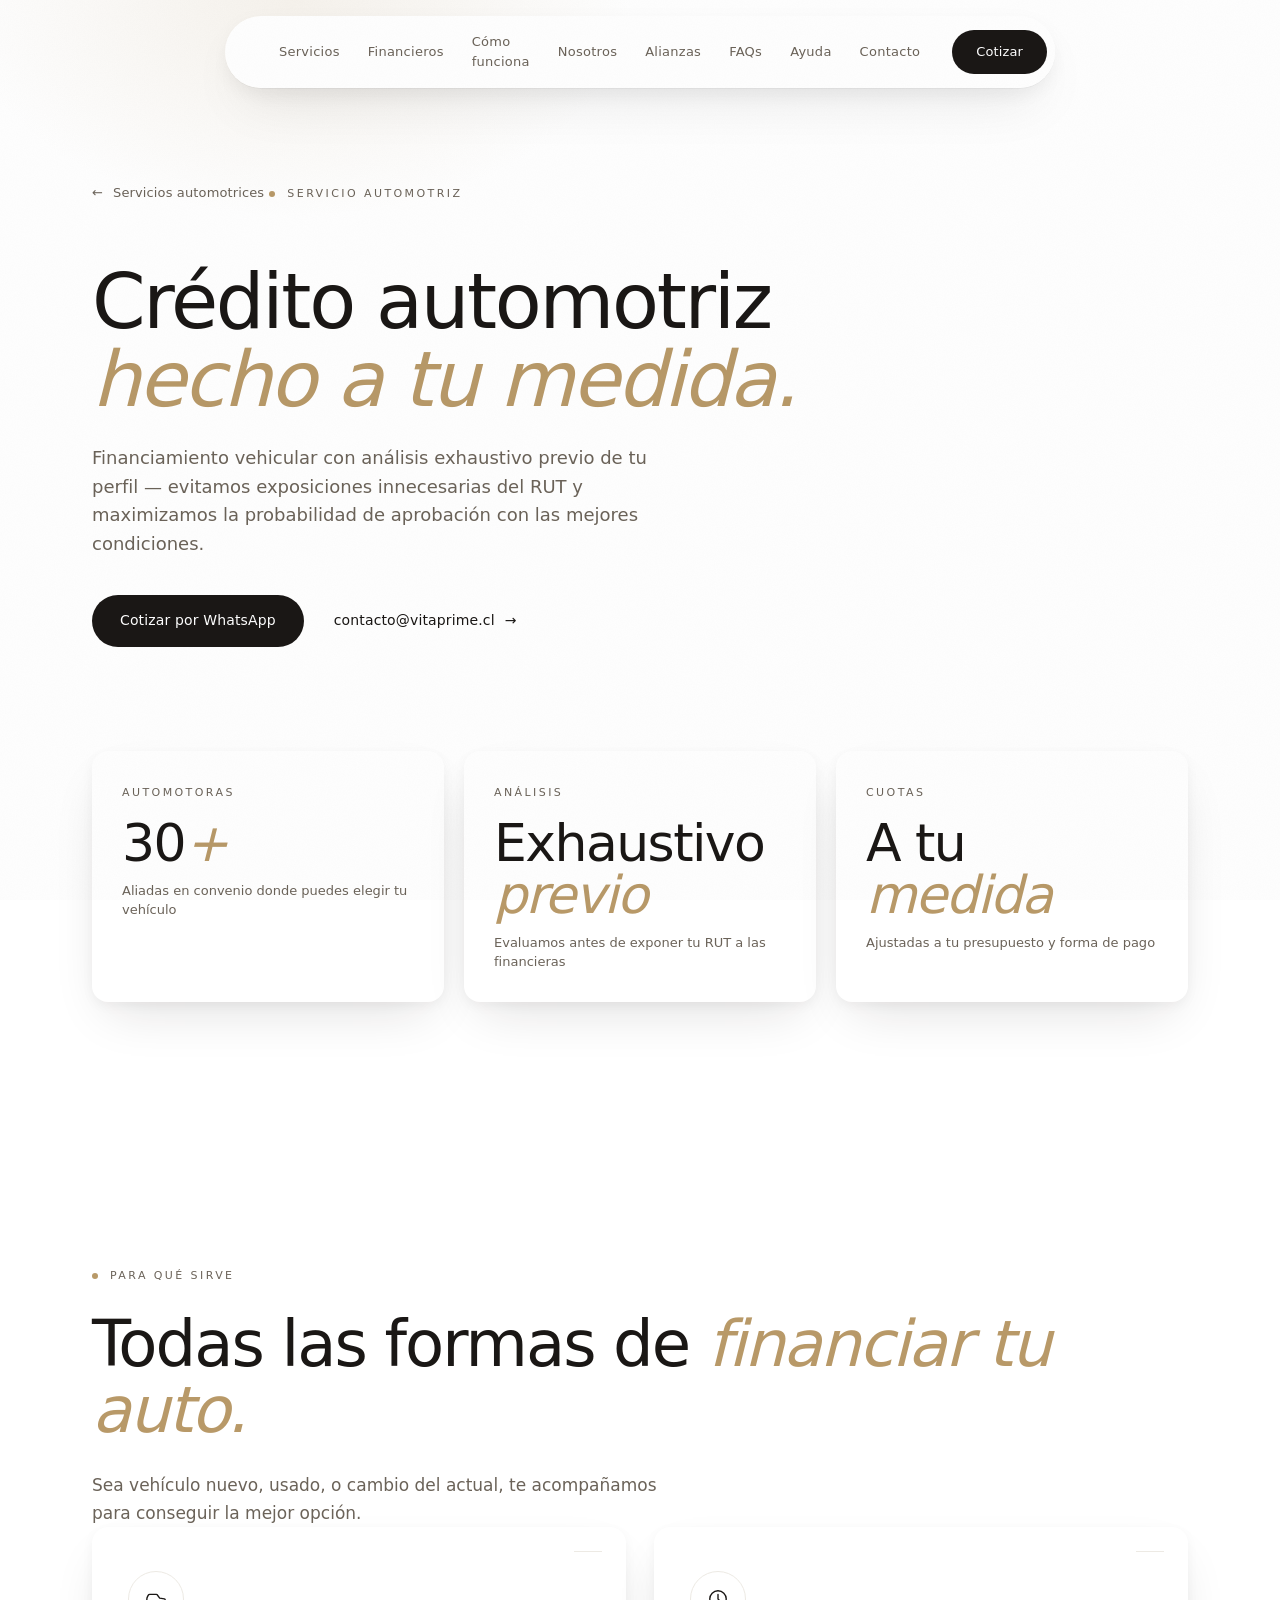
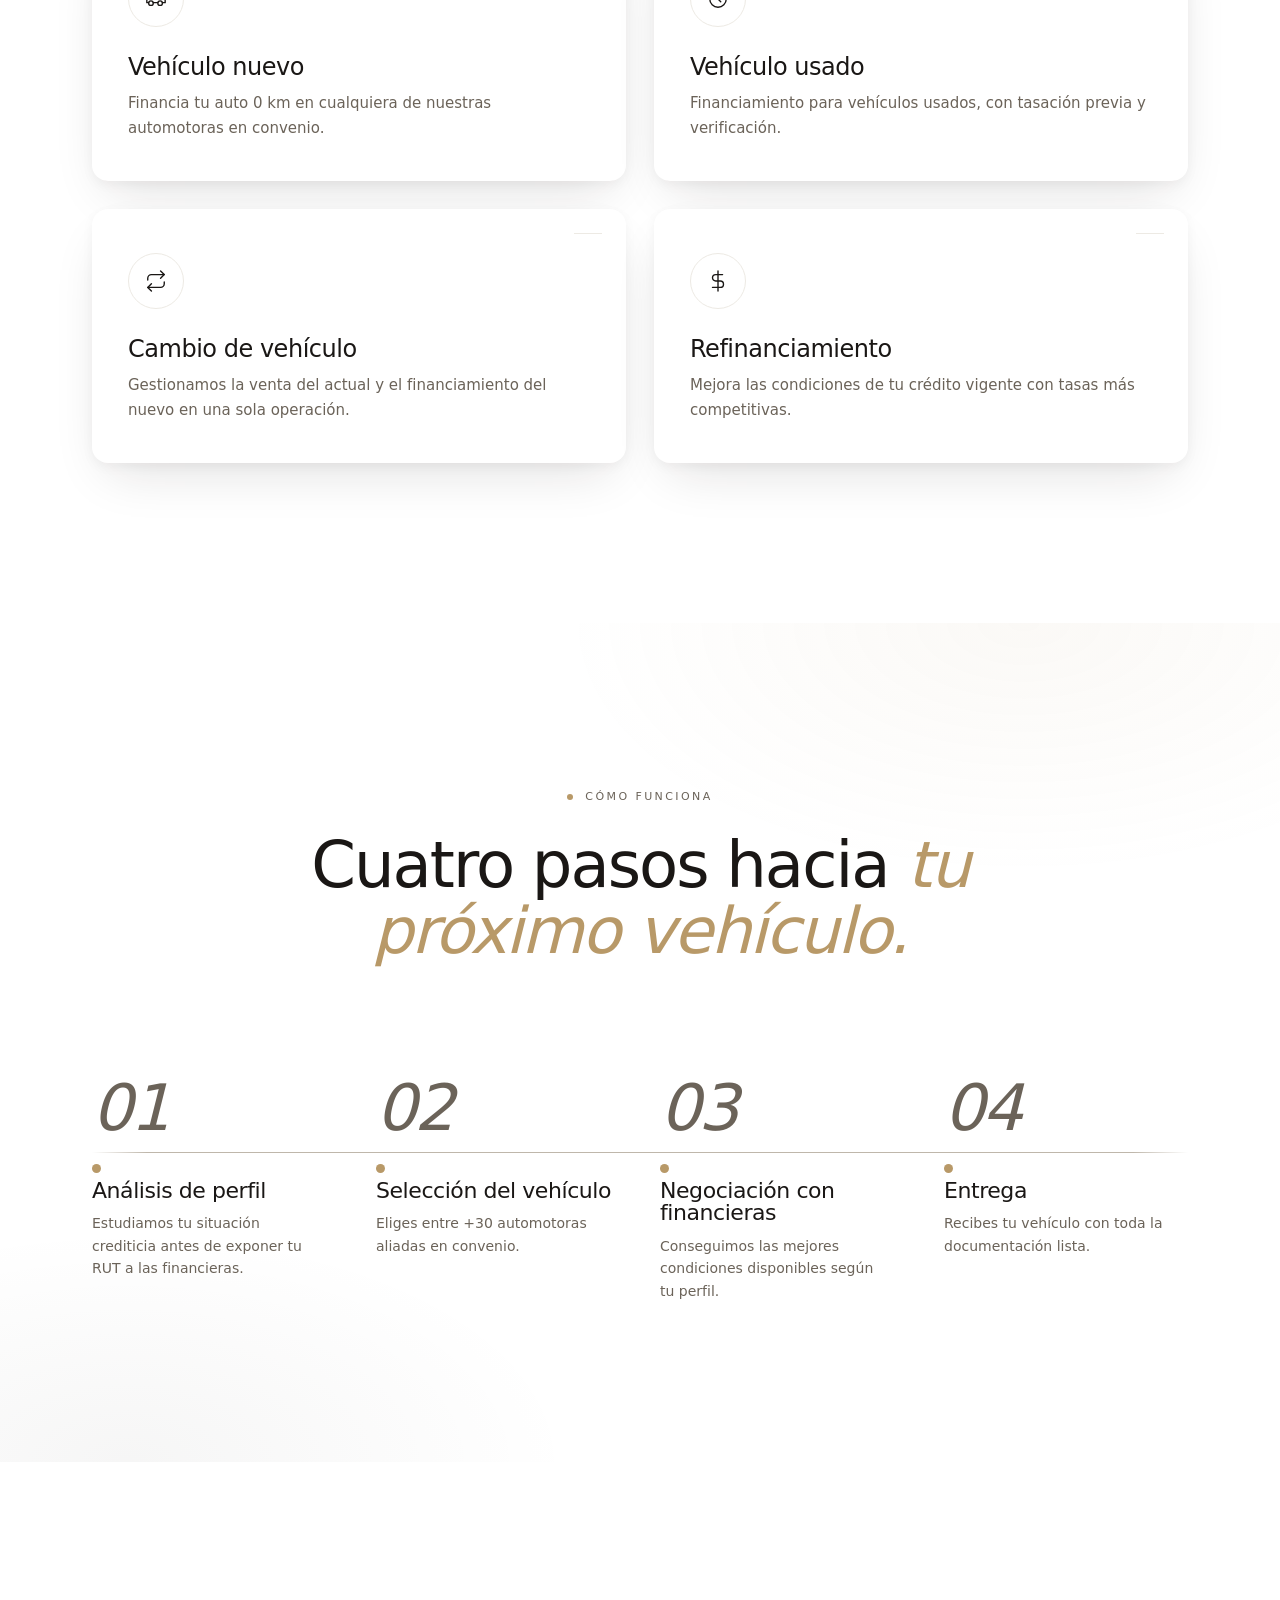
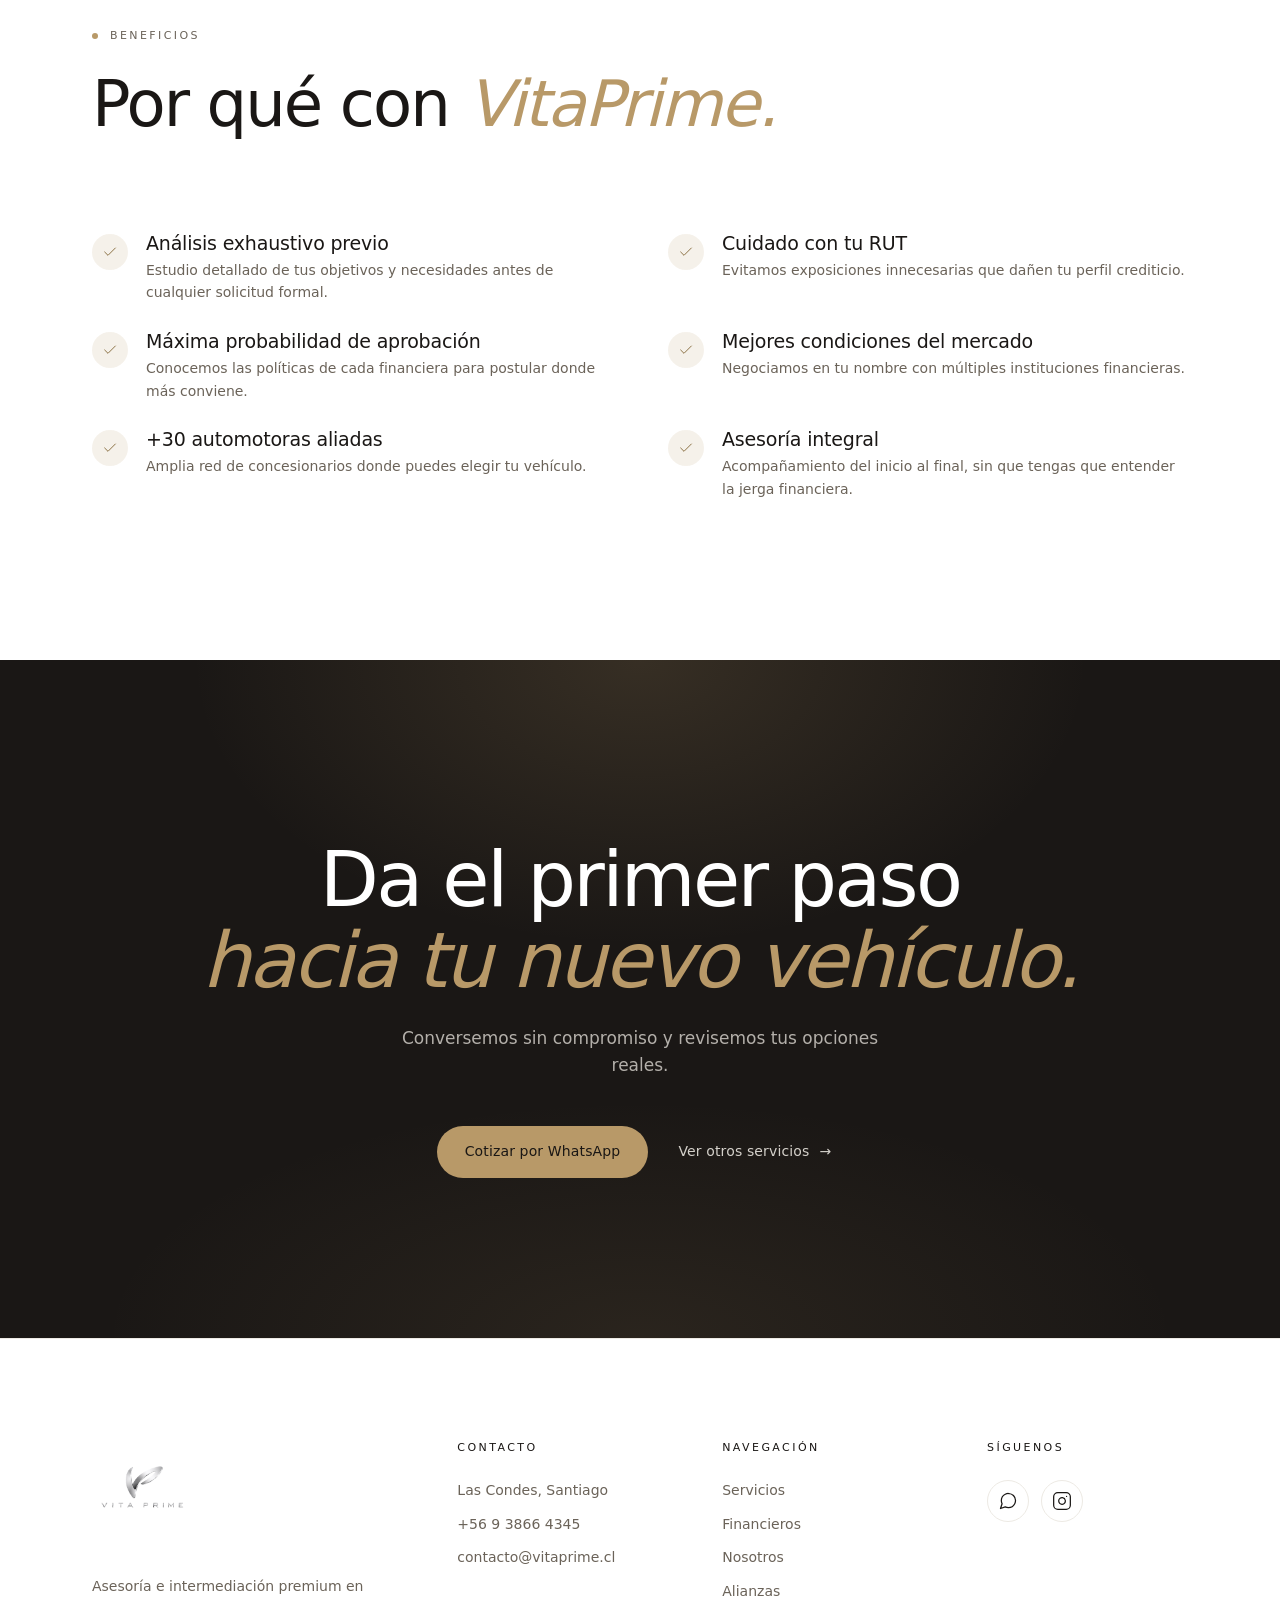
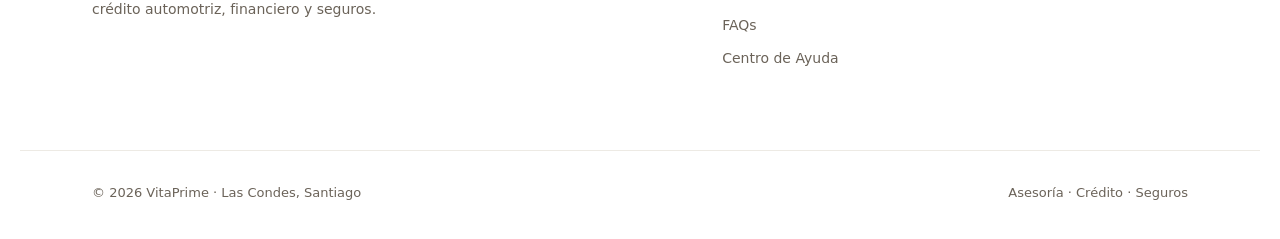
<file: productos/credito-automotriz.html>
<!DOCTYPE html>
<html lang="es">
<head>
  <meta charset="UTF-8">
  <meta name="viewport" content="width=device-width, initial-scale=1.0">
  <title>Crédito Automotriz — VitaPrime</title>
  <meta name="description" content="Crédito automotriz VitaPrime: análisis exhaustivo de tu perfil, negociación con +30 automotoras aliadas para conseguir las mejores condiciones y máxima probabilidad de aprobación.">
  <link rel="stylesheet" href="../styles/reset.css">
  <link rel="stylesheet" href="../styles/main.css">
</head>
<body>

  <header class="nav" id="nav">
    <div class="nav__inner">
      <a href="../index.html" class="nav__logo nav__logo--img" aria-label="VitaPrime inicio">
        <img src="../assets/logos/Logo%20VitaPrime.png" alt="VitaPrime">
      </a>
      <nav class="nav__links" id="navLinks">
        <a href="../index.html#servicios">Servicios</a>
        <a href="../index.html#financieros">Financieros</a>
        <a href="../index.html#proceso">Cómo funciona</a>
        <a href="../index.html#nosotros">Nosotros</a>
        <a href="../index.html#alianzas">Alianzas</a>
        <a href="../index.html#faqs">FAQs</a>
        <a href="../recursos/centro-de-ayuda.html">Ayuda</a>
        <a href="../index.html#contacto">Contacto</a>
      </nav>
      <a href="https://wa.me/56938664345" target="_blank" rel="noopener" class="btn btn--primary nav__cta">Cotizar</a>
      <button class="nav__burger" id="navBurger" aria-label="Abrir menú" aria-expanded="false">
        <span></span><span></span><span></span>
      </button>
    </div>
  </header>

  <section class="product-top">
    <div class="container">
      <a href="../index.html#servicios" class="product-top__back">
        <span aria-hidden="true">←</span> Servicios automotrices
      </a>
      <span class="eyebrow">Servicio automotriz</span>
      <h1 class="product-top__title">
        Crédito automotriz <span class="muted">hecho a tu medida.</span>
      </h1>
      <p class="product-top__lead">
        Financiamiento vehicular con análisis exhaustivo previo de tu perfil — evitamos
        exposiciones innecesarias del RUT y maximizamos la probabilidad de aprobación con las mejores condiciones.
      </p>
      <div class="product-top__ctas">
        <a href="https://wa.me/56938664345" target="_blank" rel="noopener" class="btn btn--primary">Cotizar por WhatsApp</a>
        <a href="mailto:contacto@vitaprime.cl" class="btn btn--ghost">contacto@vitaprime.cl <span class="arrow" aria-hidden="true">→</span></a>
      </div>
    </div>
  </section>

  <section class="product-stats">
    <div class="container product-stats__inner">
      <article class="card-float product-stat">
        <span class="product-stat__eyebrow">Automotoras</span>
        <div class="product-stat__value">30<span>+</span></div>
        <div class="product-stat__label">Aliadas en convenio donde puedes elegir tu vehículo</div>
      </article>
      <article class="card-float product-stat">
        <span class="product-stat__eyebrow">Análisis</span>
        <div class="product-stat__value">Exhaustivo<span> previo</span></div>
        <div class="product-stat__label">Evaluamos antes de exponer tu RUT a las financieras</div>
      </article>
      <article class="card-float product-stat">
        <span class="product-stat__eyebrow">Cuotas</span>
        <div class="product-stat__value">A tu<span> medida</span></div>
        <div class="product-stat__label">Ajustadas a tu presupuesto y forma de pago</div>
      </article>
    </div>
  </section>

  <section class="section" id="usos">
    <div class="container product-grid">
      <header class="product-grid__head">
        <span class="eyebrow">Para qué sirve</span>
        <h2 class="section__title">Todas las formas de <span class="muted">financiar tu auto.</span></h2>
        <p class="section__lead">
          Sea vehículo nuevo, usado, o cambio del actual, te acompañamos para conseguir la mejor opción.
        </p>
      </header>

      <div class="grid grid--2x2">
        <article class="card-float service">
          <div class="service__icon" aria-hidden="true">
            <svg viewBox="0 0 24 24" fill="none" stroke="currentColor" stroke-width="1.5" stroke-linecap="round" stroke-linejoin="round"><path d="M14 16H9m10 0h3v-3.15a1 1 0 0 0-.84-.99L16 11l-2.7-3.6a1 1 0 0 0-.8-.4H5.24a2 2 0 0 0-1.8 1.1l-.8 1.63A6 6 0 0 0 2 12.42V16h2"/><circle cx="6.5" cy="16.5" r="2.5"/><circle cx="16.5" cy="16.5" r="2.5"/></svg>
          </div>
          <h3 class="service__title">Vehículo nuevo</h3>
          <p class="service__desc">Financia tu auto 0 km en cualquiera de nuestras automotoras en convenio.</p>
        </article>

        <article class="card-float service">
          <div class="service__icon" aria-hidden="true">
            <svg viewBox="0 0 24 24" fill="none" stroke="currentColor" stroke-width="1.5" stroke-linecap="round" stroke-linejoin="round"><path d="M21 12a9 9 0 1 1-18 0 9 9 0 0 1 18 0z"/><polyline points="12 7 12 12 15 15"/></svg>
          </div>
          <h3 class="service__title">Vehículo usado</h3>
          <p class="service__desc">Financiamiento para vehículos usados, con tasación previa y verificación.</p>
        </article>

        <article class="card-float service">
          <div class="service__icon" aria-hidden="true">
            <svg viewBox="0 0 24 24" fill="none" stroke="currentColor" stroke-width="1.5" stroke-linecap="round" stroke-linejoin="round"><polyline points="17 1 21 5 17 9"/><path d="M3 11V9a4 4 0 0 1 4-4h14"/><polyline points="7 23 3 19 7 15"/><path d="M21 13v2a4 4 0 0 1-4 4H3"/></svg>
          </div>
          <h3 class="service__title">Cambio de vehículo</h3>
          <p class="service__desc">Gestionamos la venta del actual y el financiamiento del nuevo en una sola operación.</p>
        </article>

        <article class="card-float service">
          <div class="service__icon" aria-hidden="true">
            <svg viewBox="0 0 24 24" fill="none" stroke="currentColor" stroke-width="1.5" stroke-linecap="round" stroke-linejoin="round"><line x1="12" y1="1" x2="12" y2="23"/><path d="M17 5H9.5a3.5 3.5 0 0 0 0 7h5a3.5 3.5 0 0 1 0 7H6"/></svg>
          </div>
          <h3 class="service__title">Refinanciamiento</h3>
          <p class="service__desc">Mejora las condiciones de tu crédito vigente con tasas más competitivas.</p>
        </article>
      </div>
    </div>
  </section>

  <section class="section section--alt">
    <div class="container">
      <header class="section__head section__head--center">
        <span class="eyebrow">Cómo funciona</span>
        <h2 class="section__title">Cuatro pasos hacia <span class="muted">tu próximo vehículo.</span></h2>
      </header>
      <ol class="process">
        <li class="process__step">
          <span class="process__num">01</span>
          <h3 class="process__title">Análisis de perfil</h3>
          <p class="process__desc">Estudiamos tu situación crediticia antes de exponer tu RUT a las financieras.</p>
        </li>
        <li class="process__step">
          <span class="process__num">02</span>
          <h3 class="process__title">Selección del vehículo</h3>
          <p class="process__desc">Eliges entre +30 automotoras aliadas en convenio.</p>
        </li>
        <li class="process__step">
          <span class="process__num">03</span>
          <h3 class="process__title">Negociación con financieras</h3>
          <p class="process__desc">Conseguimos las mejores condiciones disponibles según tu perfil.</p>
        </li>
        <li class="process__step">
          <span class="process__num">04</span>
          <h3 class="process__title">Entrega</h3>
          <p class="process__desc">Recibes tu vehículo con toda la documentación lista.</p>
        </li>
        <span class="process__line" aria-hidden="true"></span>
      </ol>
    </div>
  </section>

  <section class="section">
    <div class="container product-benefits">
      <header class="section__head">
        <span class="eyebrow">Beneficios</span>
        <h2 class="section__title">Por qué con <span class="muted">VitaPrime.</span></h2>
      </header>
      <ul class="benefits-list">
        <li class="benefits-list__item">
          <div class="benefits-list__icon" aria-hidden="true"><svg viewBox="0 0 24 24" fill="none" stroke="currentColor" stroke-width="1.5" stroke-linecap="round" stroke-linejoin="round"><polyline points="20 6 9 17 4 12"/></svg></div>
          <div><h3>Análisis exhaustivo previo</h3><p>Estudio detallado de tus objetivos y necesidades antes de cualquier solicitud formal.</p></div>
        </li>
        <li class="benefits-list__item">
          <div class="benefits-list__icon" aria-hidden="true"><svg viewBox="0 0 24 24" fill="none" stroke="currentColor" stroke-width="1.5" stroke-linecap="round" stroke-linejoin="round"><polyline points="20 6 9 17 4 12"/></svg></div>
          <div><h3>Cuidado con tu RUT</h3><p>Evitamos exposiciones innecesarias que dañen tu perfil crediticio.</p></div>
        </li>
        <li class="benefits-list__item">
          <div class="benefits-list__icon" aria-hidden="true"><svg viewBox="0 0 24 24" fill="none" stroke="currentColor" stroke-width="1.5" stroke-linecap="round" stroke-linejoin="round"><polyline points="20 6 9 17 4 12"/></svg></div>
          <div><h3>Máxima probabilidad de aprobación</h3><p>Conocemos las políticas de cada financiera para postular donde más conviene.</p></div>
        </li>
        <li class="benefits-list__item">
          <div class="benefits-list__icon" aria-hidden="true"><svg viewBox="0 0 24 24" fill="none" stroke="currentColor" stroke-width="1.5" stroke-linecap="round" stroke-linejoin="round"><polyline points="20 6 9 17 4 12"/></svg></div>
          <div><h3>Mejores condiciones del mercado</h3><p>Negociamos en tu nombre con múltiples instituciones financieras.</p></div>
        </li>
        <li class="benefits-list__item">
          <div class="benefits-list__icon" aria-hidden="true"><svg viewBox="0 0 24 24" fill="none" stroke="currentColor" stroke-width="1.5" stroke-linecap="round" stroke-linejoin="round"><polyline points="20 6 9 17 4 12"/></svg></div>
          <div><h3>+30 automotoras aliadas</h3><p>Amplia red de concesionarios donde puedes elegir tu vehículo.</p></div>
        </li>
        <li class="benefits-list__item">
          <div class="benefits-list__icon" aria-hidden="true"><svg viewBox="0 0 24 24" fill="none" stroke="currentColor" stroke-width="1.5" stroke-linecap="round" stroke-linejoin="round"><polyline points="20 6 9 17 4 12"/></svg></div>
          <div><h3>Asesoría integral</h3><p>Acompañamiento del inicio al final, sin que tengas que entender la jerga financiera.</p></div>
        </li>
      </ul>
    </div>
  </section>

  <section class="cta-final">
    <div class="container">
      <h2 class="cta-final__title">
        <span class="heavy">Da el primer paso</span>
        <span class="light">hacia tu nuevo vehículo.</span>
      </h2>
      <p class="cta-final__lead">Conversemos sin compromiso y revisemos tus opciones reales.</p>
      <div class="cta-final__buttons">
        <a href="https://wa.me/56938664345" target="_blank" rel="noopener" class="btn btn--bronze">Cotizar por WhatsApp</a>
        <a href="../index.html#servicios" class="btn btn--ghost">Ver otros servicios <span class="arrow" aria-hidden="true">→</span></a>
      </div>
    </div>
  </section>

  <footer class="footer" id="contacto">
    <div class="container footer__inner">
      <div class="footer__col">
        <a href="../index.html" class="footer__logo" aria-label="VitaPrime"><img src="../assets/logos/Logo%20VitaPrime.png" alt="VitaPrime"></a>
        <p class="footer__about">Asesoría e intermediación premium en crédito automotriz, financiero y seguros.</p>
      </div>
      <div class="footer__col">
        <h5 class="footer__title">Contacto</h5>
        <ul class="footer__list">
          <li>Las Condes, Santiago</li>
          <li><a href="tel:+56938664345">+56 9 3866 4345</a></li>
          <li><a href="mailto:contacto@vitaprime.cl">contacto@vitaprime.cl</a></li>
        </ul>
      </div>
      <div class="footer__col">
        <h5 class="footer__title">Navegación</h5>
        <ul class="footer__list">
          <li><a href="../index.html#servicios">Servicios</a></li>
          <li><a href="../index.html#financieros">Financieros</a></li>
          <li><a href="../index.html#nosotros">Nosotros</a></li>
          <li><a href="../index.html#alianzas">Alianzas</a></li>
          <li><a href="../index.html#faqs">FAQs</a></li>
          <li><a href="../recursos/centro-de-ayuda.html">Centro de Ayuda</a></li>
        </ul>
      </div>
      <div class="footer__col">
        <h5 class="footer__title">Síguenos</h5>
        <div class="footer__social">
          <a href="https://wa.me/56938664345" target="_blank" rel="noopener" aria-label="WhatsApp"><svg viewBox="0 0 24 24" fill="none" stroke="currentColor" stroke-width="1.5" stroke-linecap="round" stroke-linejoin="round" width="20" height="20"><path d="M21 11.5a8.38 8.38 0 0 1-.9 3.8 8.5 8.5 0 0 1-7.6 4.7 8.38 8.38 0 0 1-3.8-.9L3 21l1.9-5.7a8.38 8.38 0 0 1-.9-3.8 8.5 8.5 0 0 1 4.7-7.6 8.38 8.38 0 0 1 3.8-.9h.5a8.48 8.48 0 0 1 8 8v.5z"/></svg></a>
          <a href="https://www.instagram.com/vitaprime.cl/" target="_blank" rel="noopener" aria-label="Instagram"><svg viewBox="0 0 24 24" fill="none" stroke="currentColor" stroke-width="1.5" stroke-linecap="round" stroke-linejoin="round" width="20" height="20"><rect x="2" y="2" width="20" height="20" rx="5" ry="5"/><path d="M16 11.37A4 4 0 1 1 12.63 8 4 4 0 0 1 16 11.37z"/><line x1="17.5" y1="6.5" x2="17.51" y2="6.5"/></svg></a>
        </div>
      </div>
    </div>
    <div class="footer__bottom container">
      <span>© <span id="year"></span> VitaPrime · Las Condes, Santiago</span>
      <span class="footer__credit">Asesoría · Crédito · Seguros</span>
    </div>
  </footer>

  <script src="../scripts/main.js" defer></script>
</body>
</html>
</file>
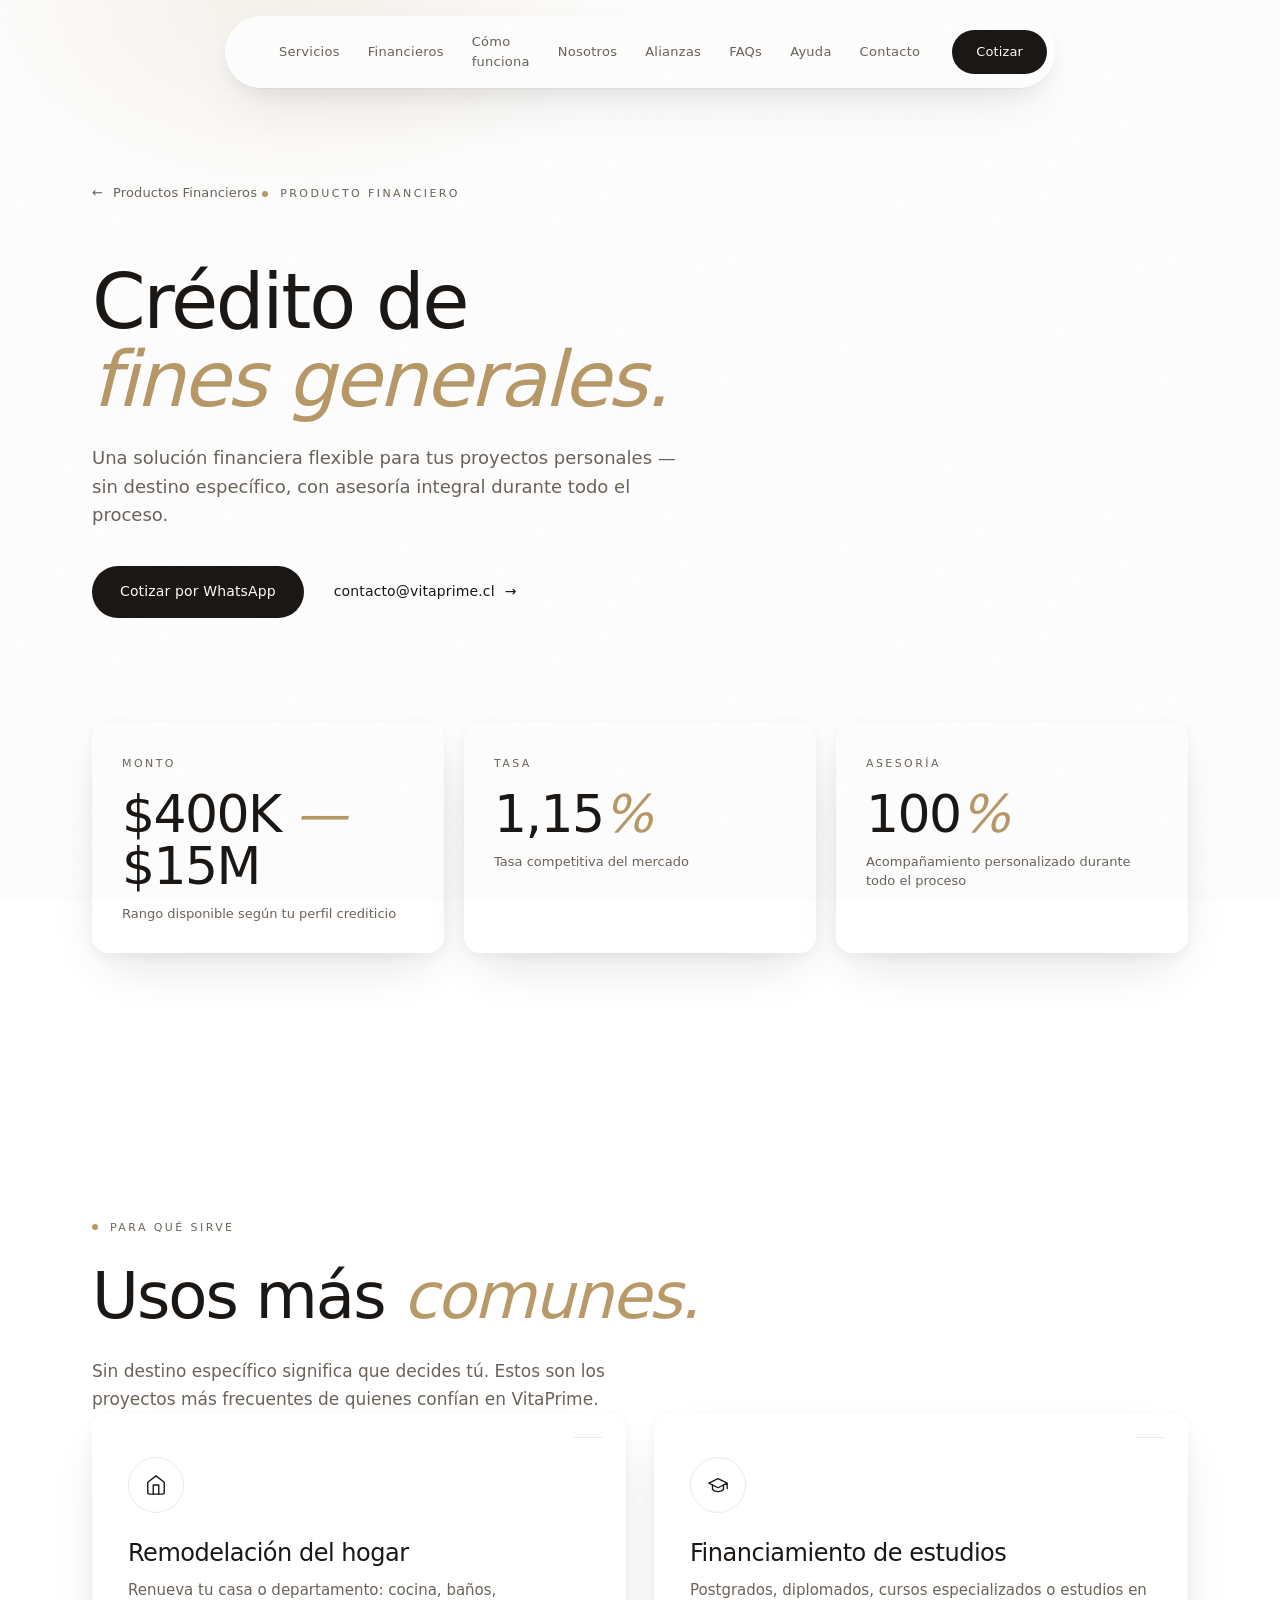
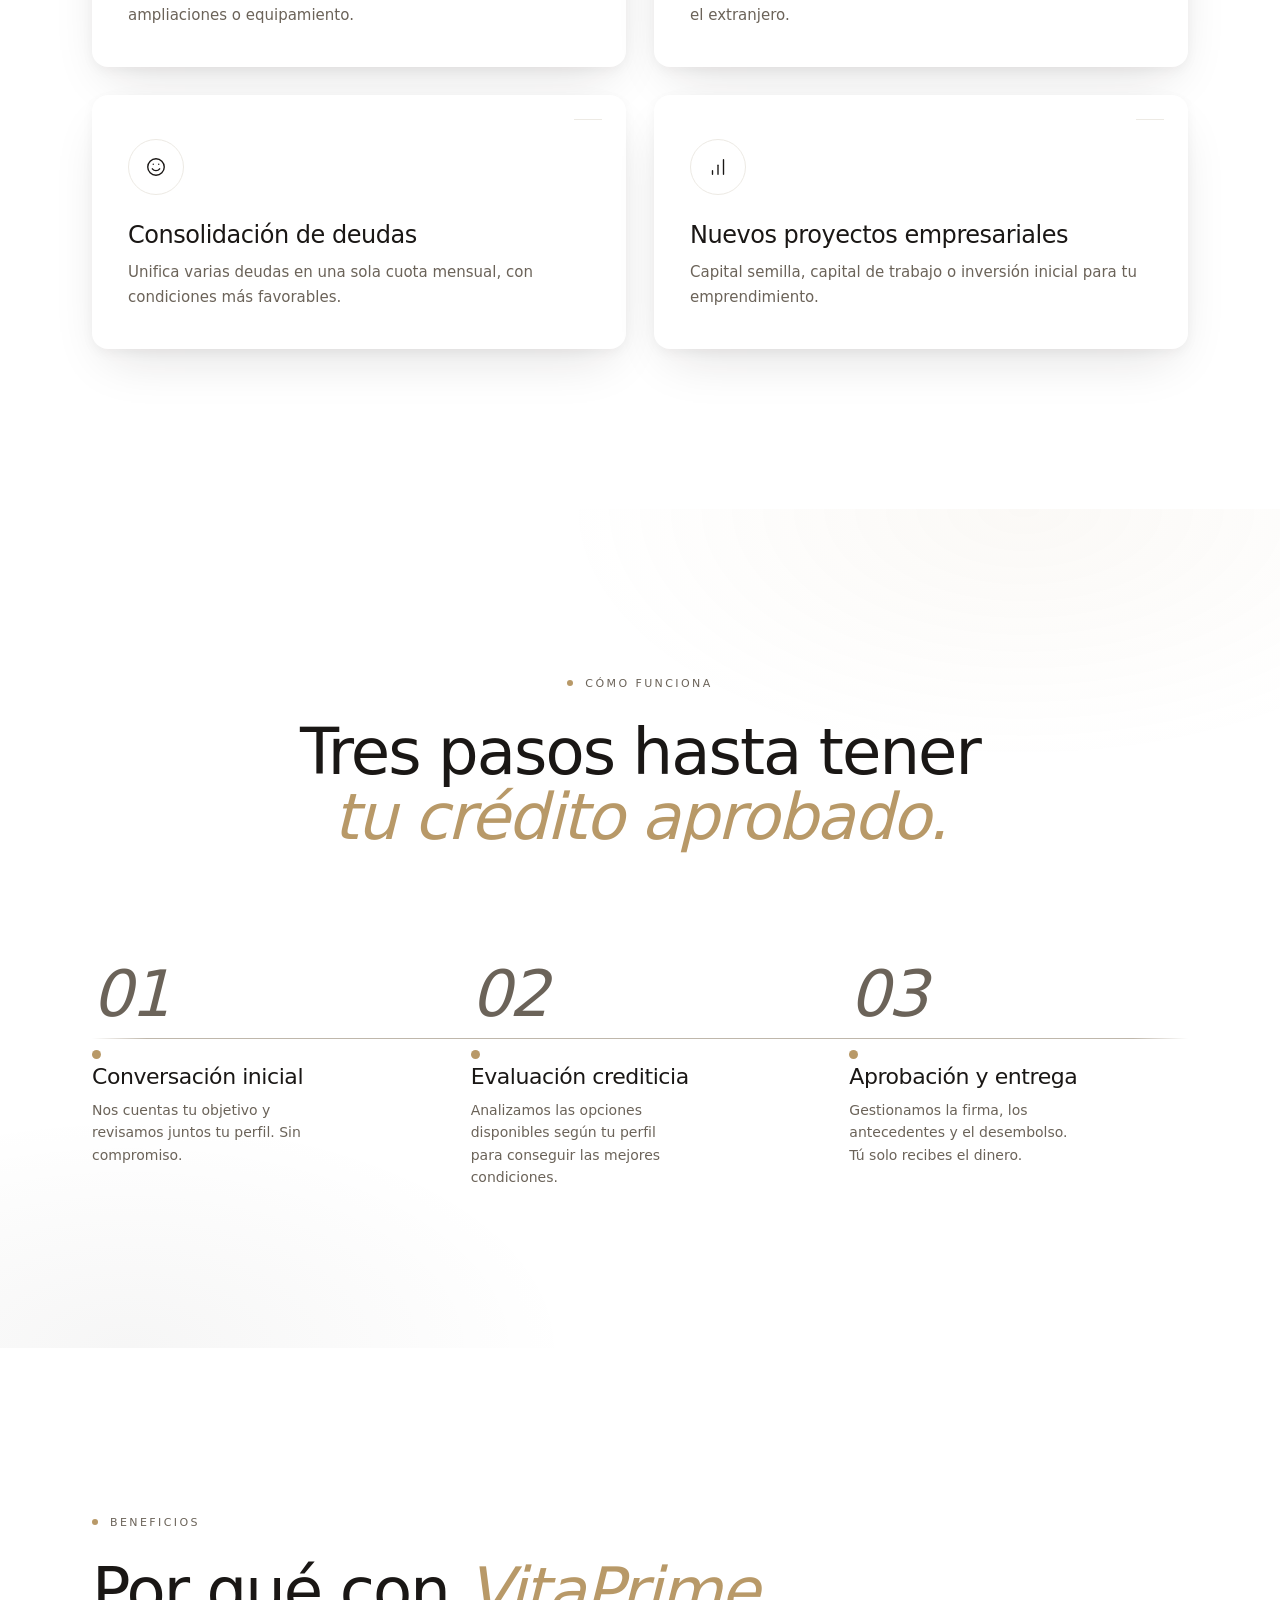
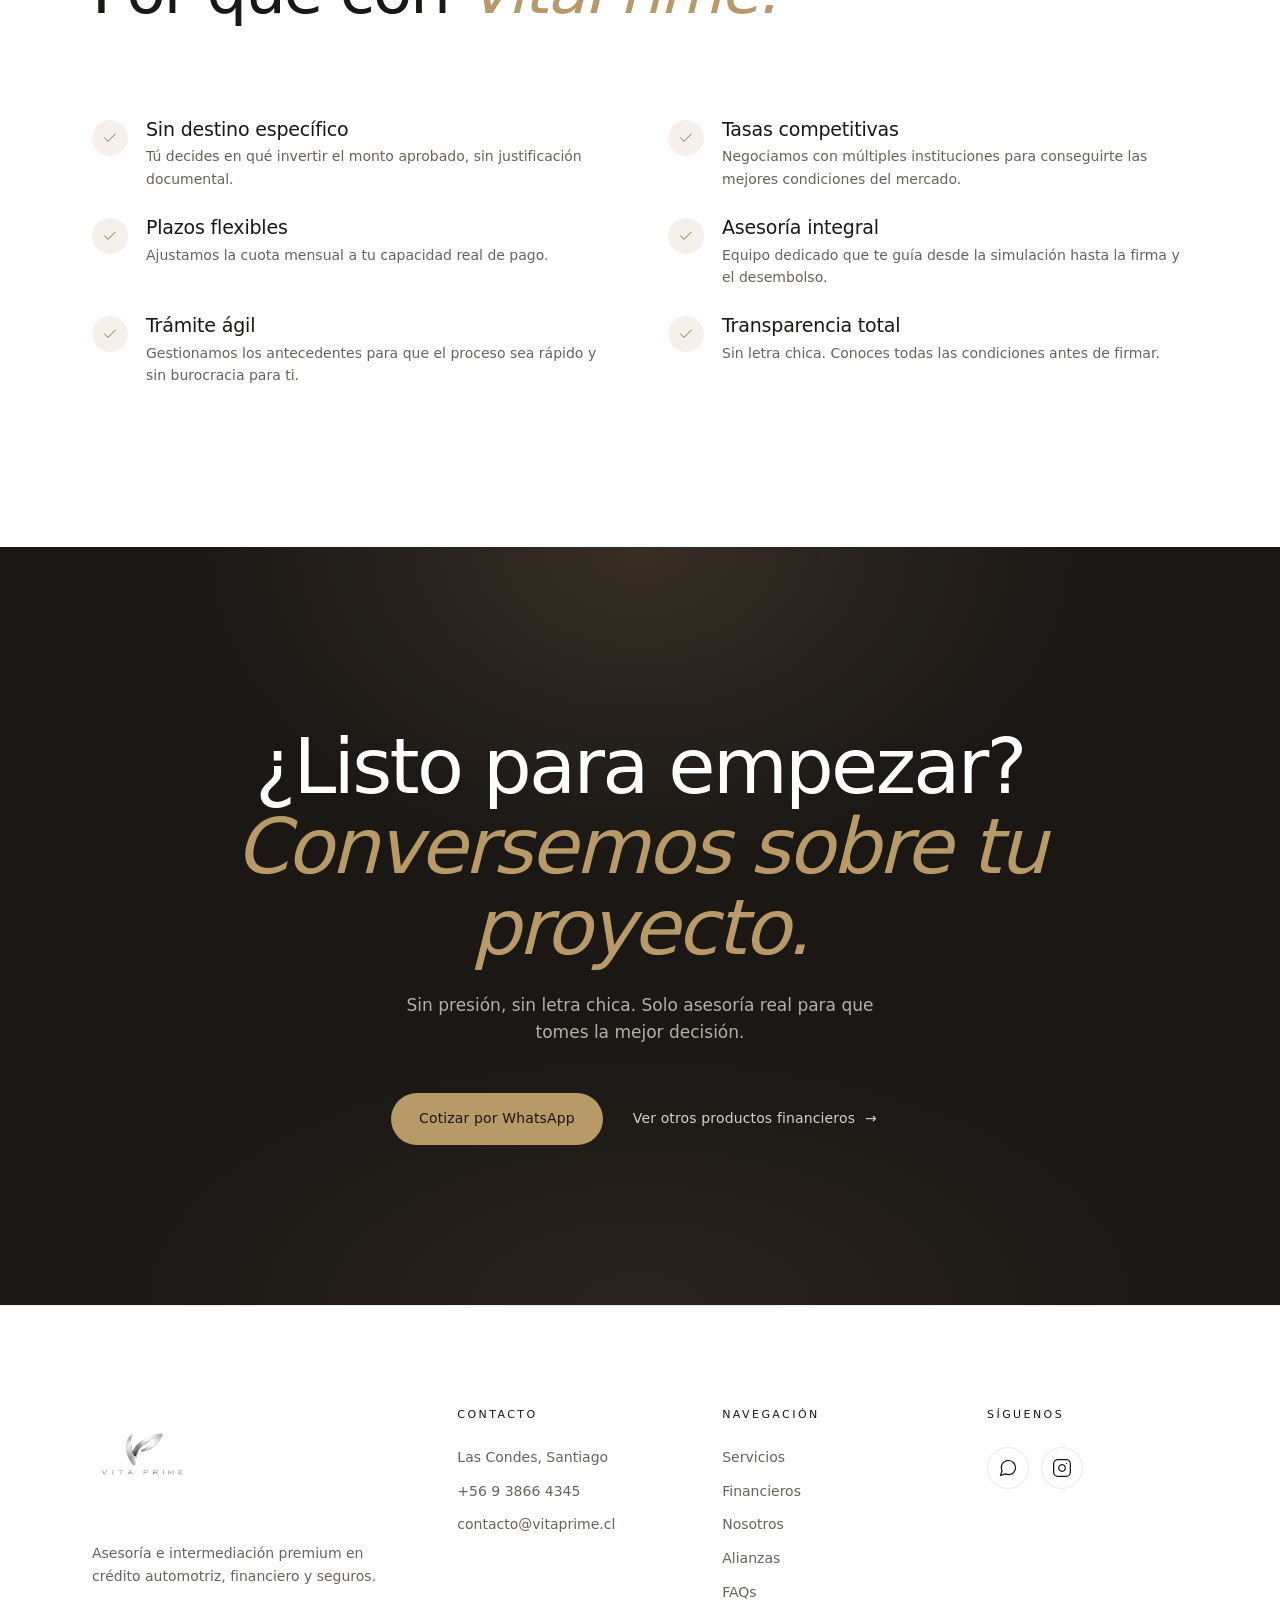
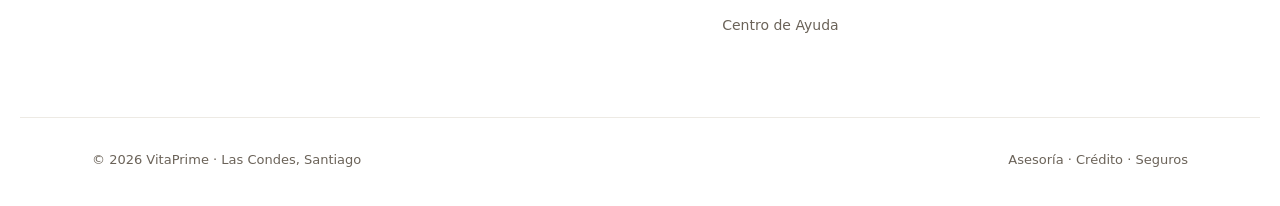
<file: productos/credito-fines-generales.html>
<!DOCTYPE html>
<html lang="es">
<head>
  <meta charset="UTF-8">
  <meta name="viewport" content="width=device-width, initial-scale=1.0">
  <title>Crédito Fines Generales — VitaPrime</title>
  <meta name="description" content="Crédito de fines generales VitaPrime: montos desde $400.000 hasta $15 millones a tasa 1,15%. Asesoría personalizada para remodelar, estudiar, consolidar deudas y más.">

  <link rel="stylesheet" href="../styles/reset.css">
  <link rel="stylesheet" href="../styles/main.css">
</head>
<body>

  <!-- ============= NAV ============= -->
  <header class="nav" id="nav">
    <div class="nav__inner">
      <a href="../index.html" class="nav__logo nav__logo--img" aria-label="VitaPrime inicio">
        <img src="../assets/logos/Logo%20VitaPrime.png" alt="VitaPrime">
      </a>

      <nav class="nav__links" id="navLinks">
        <a href="../index.html#servicios">Servicios</a>
        <a href="../index.html#financieros">Financieros</a>
        <a href="../index.html#proceso">Cómo funciona</a>
        <a href="../index.html#nosotros">Nosotros</a>
        <a href="../index.html#alianzas">Alianzas</a>
        <a href="../index.html#faqs">FAQs</a>
        <a href="../recursos/centro-de-ayuda.html">Ayuda</a>
        <a href="../index.html#contacto">Contacto</a>
      </nav>

      <a href="https://wa.me/56938664345" target="_blank" rel="noopener" class="btn btn--primary nav__cta">Cotizar</a>

      <button class="nav__burger" id="navBurger" aria-label="Abrir menú" aria-expanded="false">
        <span></span><span></span><span></span>
      </button>
    </div>
  </header>

  <!-- ============= PRODUCT TOP ============= -->
  <section class="product-top">
    <div class="container">
      <a href="../index.html#financieros" class="product-top__back">
        <span aria-hidden="true">←</span> Productos Financieros
      </a>

      <span class="eyebrow">Producto financiero</span>
      <h1 class="product-top__title">
        Crédito de <span class="muted">fines generales.</span>
      </h1>
      <p class="product-top__lead">
        Una solución financiera flexible para tus proyectos personales — sin destino
        específico, con asesoría integral durante todo el proceso.
      </p>

      <div class="product-top__ctas">
        <a href="https://wa.me/56938664345" target="_blank" rel="noopener" class="btn btn--primary">Cotizar por WhatsApp</a>
        <a href="mailto:contacto@vitaprime.cl" class="btn btn--ghost">contacto@vitaprime.cl <span class="arrow" aria-hidden="true">→</span></a>
      </div>
    </div>
  </section>

  <!-- ============= KEY STATS ============= -->
  <section class="product-stats">
    <div class="container product-stats__inner">
      <article class="card-float product-stat">
        <span class="product-stat__eyebrow">Monto</span>
        <div class="product-stat__value">$400K <span>—</span> $15M</div>
        <div class="product-stat__label">Rango disponible según tu perfil crediticio</div>
      </article>
      <article class="card-float product-stat">
        <span class="product-stat__eyebrow">Tasa</span>
        <div class="product-stat__value">1,15<span>%</span></div>
        <div class="product-stat__label">Tasa competitiva del mercado</div>
      </article>
      <article class="card-float product-stat">
        <span class="product-stat__eyebrow">Asesoría</span>
        <div class="product-stat__value">100<span>%</span></div>
        <div class="product-stat__label">Acompañamiento personalizado durante todo el proceso</div>
      </article>
    </div>
  </section>

  <!-- ============= USOS ============= -->
  <section class="section" id="usos">
    <div class="container product-grid">
      <header class="product-grid__head">
        <span class="eyebrow">Para qué sirve</span>
        <h2 class="section__title">Usos más <span class="muted">comunes.</span></h2>
        <p class="section__lead">
          Sin destino específico significa que decides tú. Estos son los proyectos
          más frecuentes de quienes confían en VitaPrime.
        </p>
      </header>

      <div class="grid grid--2x2">
        <article class="card-float service">
          <div class="service__icon" aria-hidden="true">
            <svg viewBox="0 0 24 24" fill="none" stroke="currentColor" stroke-width="1.5" stroke-linecap="round" stroke-linejoin="round"><path d="M3 9l9-7 9 7v11a2 2 0 0 1-2 2H5a2 2 0 0 1-2-2z"/><polyline points="9 22 9 12 15 12 15 22"/></svg>
          </div>
          <h3 class="service__title">Remodelación del hogar</h3>
          <p class="service__desc">Renueva tu casa o departamento: cocina, baños, ampliaciones o equipamiento.</p>
        </article>

        <article class="card-float service">
          <div class="service__icon" aria-hidden="true">
            <svg viewBox="0 0 24 24" fill="none" stroke="currentColor" stroke-width="1.5" stroke-linecap="round" stroke-linejoin="round"><path d="M22 10v6M2 10l10-5 10 5-10 5z"/><path d="M6 12v5c3 3 9 3 12 0v-5"/></svg>
          </div>
          <h3 class="service__title">Financiamiento de estudios</h3>
          <p class="service__desc">Postgrados, diplomados, cursos especializados o estudios en el extranjero.</p>
        </article>

        <article class="card-float service">
          <div class="service__icon" aria-hidden="true">
            <svg viewBox="0 0 24 24" fill="none" stroke="currentColor" stroke-width="1.5" stroke-linecap="round" stroke-linejoin="round"><path d="M21 12a9 9 0 1 1-18 0 9 9 0 0 1 18 0z"/><path d="M8 14s1.5 2 4 2 4-2 4-2"/><line x1="9" y1="9" x2="9.01" y2="9"/><line x1="15" y1="9" x2="15.01" y2="9"/></svg>
          </div>
          <h3 class="service__title">Consolidación de deudas</h3>
          <p class="service__desc">Unifica varias deudas en una sola cuota mensual, con condiciones más favorables.</p>
        </article>

        <article class="card-float service">
          <div class="service__icon" aria-hidden="true">
            <svg viewBox="0 0 24 24" fill="none" stroke="currentColor" stroke-width="1.5" stroke-linecap="round" stroke-linejoin="round"><line x1="12" y1="20" x2="12" y2="10"/><line x1="18" y1="20" x2="18" y2="4"/><line x1="6" y1="20" x2="6" y2="16"/></svg>
          </div>
          <h3 class="service__title">Nuevos proyectos empresariales</h3>
          <p class="service__desc">Capital semilla, capital de trabajo o inversión inicial para tu emprendimiento.</p>
        </article>
      </div>
    </div>
  </section>

  <!-- ============= CÓMO FUNCIONA ============= -->
  <section class="section section--alt" id="proceso-producto">
    <div class="container">
      <header class="section__head section__head--center">
        <span class="eyebrow">Cómo funciona</span>
        <h2 class="section__title">Tres pasos hasta tener <span class="muted">tu crédito aprobado.</span></h2>
      </header>

      <ol class="process">
        <li class="process__step">
          <span class="process__num">01</span>
          <h3 class="process__title">Conversación inicial</h3>
          <p class="process__desc">Nos cuentas tu objetivo y revisamos juntos tu perfil. Sin compromiso.</p>
        </li>
        <li class="process__step">
          <span class="process__num">02</span>
          <h3 class="process__title">Evaluación crediticia</h3>
          <p class="process__desc">Analizamos las opciones disponibles según tu perfil para conseguir las mejores condiciones.</p>
        </li>
        <li class="process__step">
          <span class="process__num">03</span>
          <h3 class="process__title">Aprobación y entrega</h3>
          <p class="process__desc">Gestionamos la firma, los antecedentes y el desembolso. Tú solo recibes el dinero.</p>
        </li>
        <span class="process__line" aria-hidden="true"></span>
      </ol>
    </div>
  </section>

  <!-- ============= BENEFICIOS ============= -->
  <section class="section">
    <div class="container product-benefits">
      <header class="section__head">
        <span class="eyebrow">Beneficios</span>
        <h2 class="section__title">Por qué con <span class="muted">VitaPrime.</span></h2>
      </header>

      <ul class="benefits-list">
        <li class="benefits-list__item">
          <div class="benefits-list__icon" aria-hidden="true">
            <svg viewBox="0 0 24 24" fill="none" stroke="currentColor" stroke-width="1.5" stroke-linecap="round" stroke-linejoin="round"><polyline points="20 6 9 17 4 12"/></svg>
          </div>
          <div>
            <h3>Sin destino específico</h3>
            <p>Tú decides en qué invertir el monto aprobado, sin justificación documental.</p>
          </div>
        </li>
        <li class="benefits-list__item">
          <div class="benefits-list__icon" aria-hidden="true">
            <svg viewBox="0 0 24 24" fill="none" stroke="currentColor" stroke-width="1.5" stroke-linecap="round" stroke-linejoin="round"><polyline points="20 6 9 17 4 12"/></svg>
          </div>
          <div>
            <h3>Tasas competitivas</h3>
            <p>Negociamos con múltiples instituciones para conseguirte las mejores condiciones del mercado.</p>
          </div>
        </li>
        <li class="benefits-list__item">
          <div class="benefits-list__icon" aria-hidden="true">
            <svg viewBox="0 0 24 24" fill="none" stroke="currentColor" stroke-width="1.5" stroke-linecap="round" stroke-linejoin="round"><polyline points="20 6 9 17 4 12"/></svg>
          </div>
          <div>
            <h3>Plazos flexibles</h3>
            <p>Ajustamos la cuota mensual a tu capacidad real de pago.</p>
          </div>
        </li>
        <li class="benefits-list__item">
          <div class="benefits-list__icon" aria-hidden="true">
            <svg viewBox="0 0 24 24" fill="none" stroke="currentColor" stroke-width="1.5" stroke-linecap="round" stroke-linejoin="round"><polyline points="20 6 9 17 4 12"/></svg>
          </div>
          <div>
            <h3>Asesoría integral</h3>
            <p>Equipo dedicado que te guía desde la simulación hasta la firma y el desembolso.</p>
          </div>
        </li>
        <li class="benefits-list__item">
          <div class="benefits-list__icon" aria-hidden="true">
            <svg viewBox="0 0 24 24" fill="none" stroke="currentColor" stroke-width="1.5" stroke-linecap="round" stroke-linejoin="round"><polyline points="20 6 9 17 4 12"/></svg>
          </div>
          <div>
            <h3>Trámite ágil</h3>
            <p>Gestionamos los antecedentes para que el proceso sea rápido y sin burocracia para ti.</p>
          </div>
        </li>
        <li class="benefits-list__item">
          <div class="benefits-list__icon" aria-hidden="true">
            <svg viewBox="0 0 24 24" fill="none" stroke="currentColor" stroke-width="1.5" stroke-linecap="round" stroke-linejoin="round"><polyline points="20 6 9 17 4 12"/></svg>
          </div>
          <div>
            <h3>Transparencia total</h3>
            <p>Sin letra chica. Conoces todas las condiciones antes de firmar.</p>
          </div>
        </li>
      </ul>
    </div>
  </section>

  <!-- ============= CTA FINAL ============= -->
  <section class="cta-final">
    <div class="container">
      <h2 class="cta-final__title">
        <span class="heavy">¿Listo para empezar?</span>
        <span class="light">Conversemos sobre tu proyecto.</span>
      </h2>
      <p class="cta-final__lead">Sin presión, sin letra chica. Solo asesoría real para que tomes la mejor decisión.</p>
      <div class="cta-final__buttons">
        <a href="https://wa.me/56938664345" target="_blank" rel="noopener" class="btn btn--bronze">Cotizar por WhatsApp</a>
        <a href="../index.html#financieros" class="btn btn--ghost">Ver otros productos financieros <span class="arrow" aria-hidden="true">→</span></a>
      </div>
    </div>
  </section>

  <!-- ============= FOOTER ============= -->
  <footer class="footer" id="contacto">
    <div class="container footer__inner">
      <div class="footer__col">
        <a href="../index.html" class="footer__logo" aria-label="VitaPrime">
          <img src="../assets/logos/Logo%20VitaPrime.png" alt="VitaPrime">
        </a>
        <p class="footer__about">Asesoría e intermediación premium en crédito automotriz, financiero y seguros.</p>
      </div>

      <div class="footer__col">
        <h5 class="footer__title">Contacto</h5>
        <ul class="footer__list">
          <li>Las Condes, Santiago</li>
          <li><a href="tel:+56938664345">+56 9 3866 4345</a></li>
          <li><a href="mailto:contacto@vitaprime.cl">contacto@vitaprime.cl</a></li>
        </ul>
      </div>

      <div class="footer__col">
        <h5 class="footer__title">Navegación</h5>
        <ul class="footer__list">
          <li><a href="../index.html#servicios">Servicios</a></li>
          <li><a href="../index.html#financieros">Financieros</a></li>
          <li><a href="../index.html#nosotros">Nosotros</a></li>
          <li><a href="../index.html#alianzas">Alianzas</a></li>
          <li><a href="../index.html#faqs">FAQs</a></li>
          <li><a href="../recursos/centro-de-ayuda.html">Centro de Ayuda</a></li>
        </ul>
      </div>

      <div class="footer__col">
        <h5 class="footer__title">Síguenos</h5>
        <div class="footer__social">
          <a href="https://wa.me/56938664345" target="_blank" rel="noopener" aria-label="WhatsApp">
            <svg viewBox="0 0 24 24" fill="none" stroke="currentColor" stroke-width="1.5" stroke-linecap="round" stroke-linejoin="round" width="20" height="20"><path d="M21 11.5a8.38 8.38 0 0 1-.9 3.8 8.5 8.5 0 0 1-7.6 4.7 8.38 8.38 0 0 1-3.8-.9L3 21l1.9-5.7a8.38 8.38 0 0 1-.9-3.8 8.5 8.5 0 0 1 4.7-7.6 8.38 8.38 0 0 1 3.8-.9h.5a8.48 8.48 0 0 1 8 8v.5z"/></svg>
          </a>
          <a href="https://www.instagram.com/vitaprime.cl/" target="_blank" rel="noopener" aria-label="Instagram">
            <svg viewBox="0 0 24 24" fill="none" stroke="currentColor" stroke-width="1.5" stroke-linecap="round" stroke-linejoin="round" width="20" height="20"><rect x="2" y="2" width="20" height="20" rx="5" ry="5"/><path d="M16 11.37A4 4 0 1 1 12.63 8 4 4 0 0 1 16 11.37z"/><line x1="17.5" y1="6.5" x2="17.51" y2="6.5"/></svg>
          </a>
        </div>
      </div>
    </div>

    <div class="footer__bottom container">
      <span>© <span id="year"></span> VitaPrime · Las Condes, Santiago</span>
      <span class="footer__credit">Asesoría · Crédito · Seguros</span>
    </div>
  </footer>

  <script src="../scripts/main.js" defer></script>
</body>
</html>
</file>
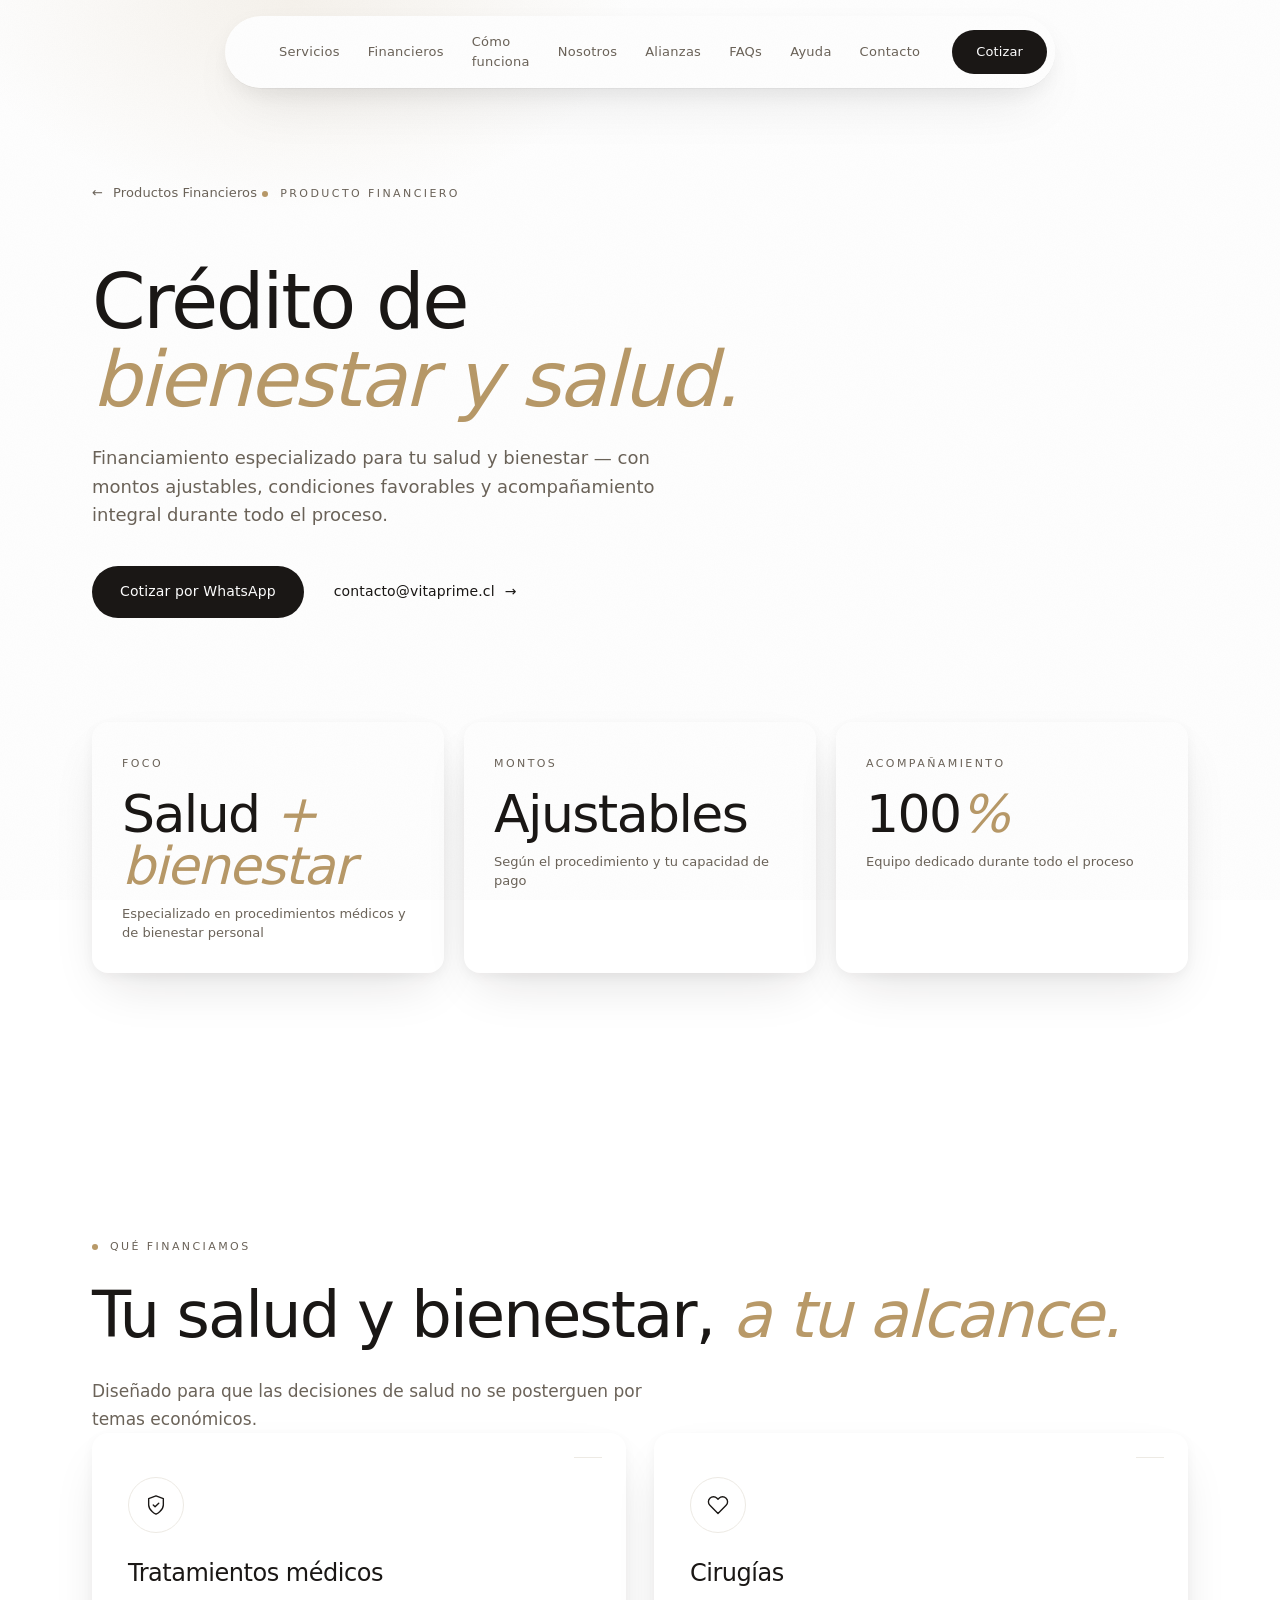
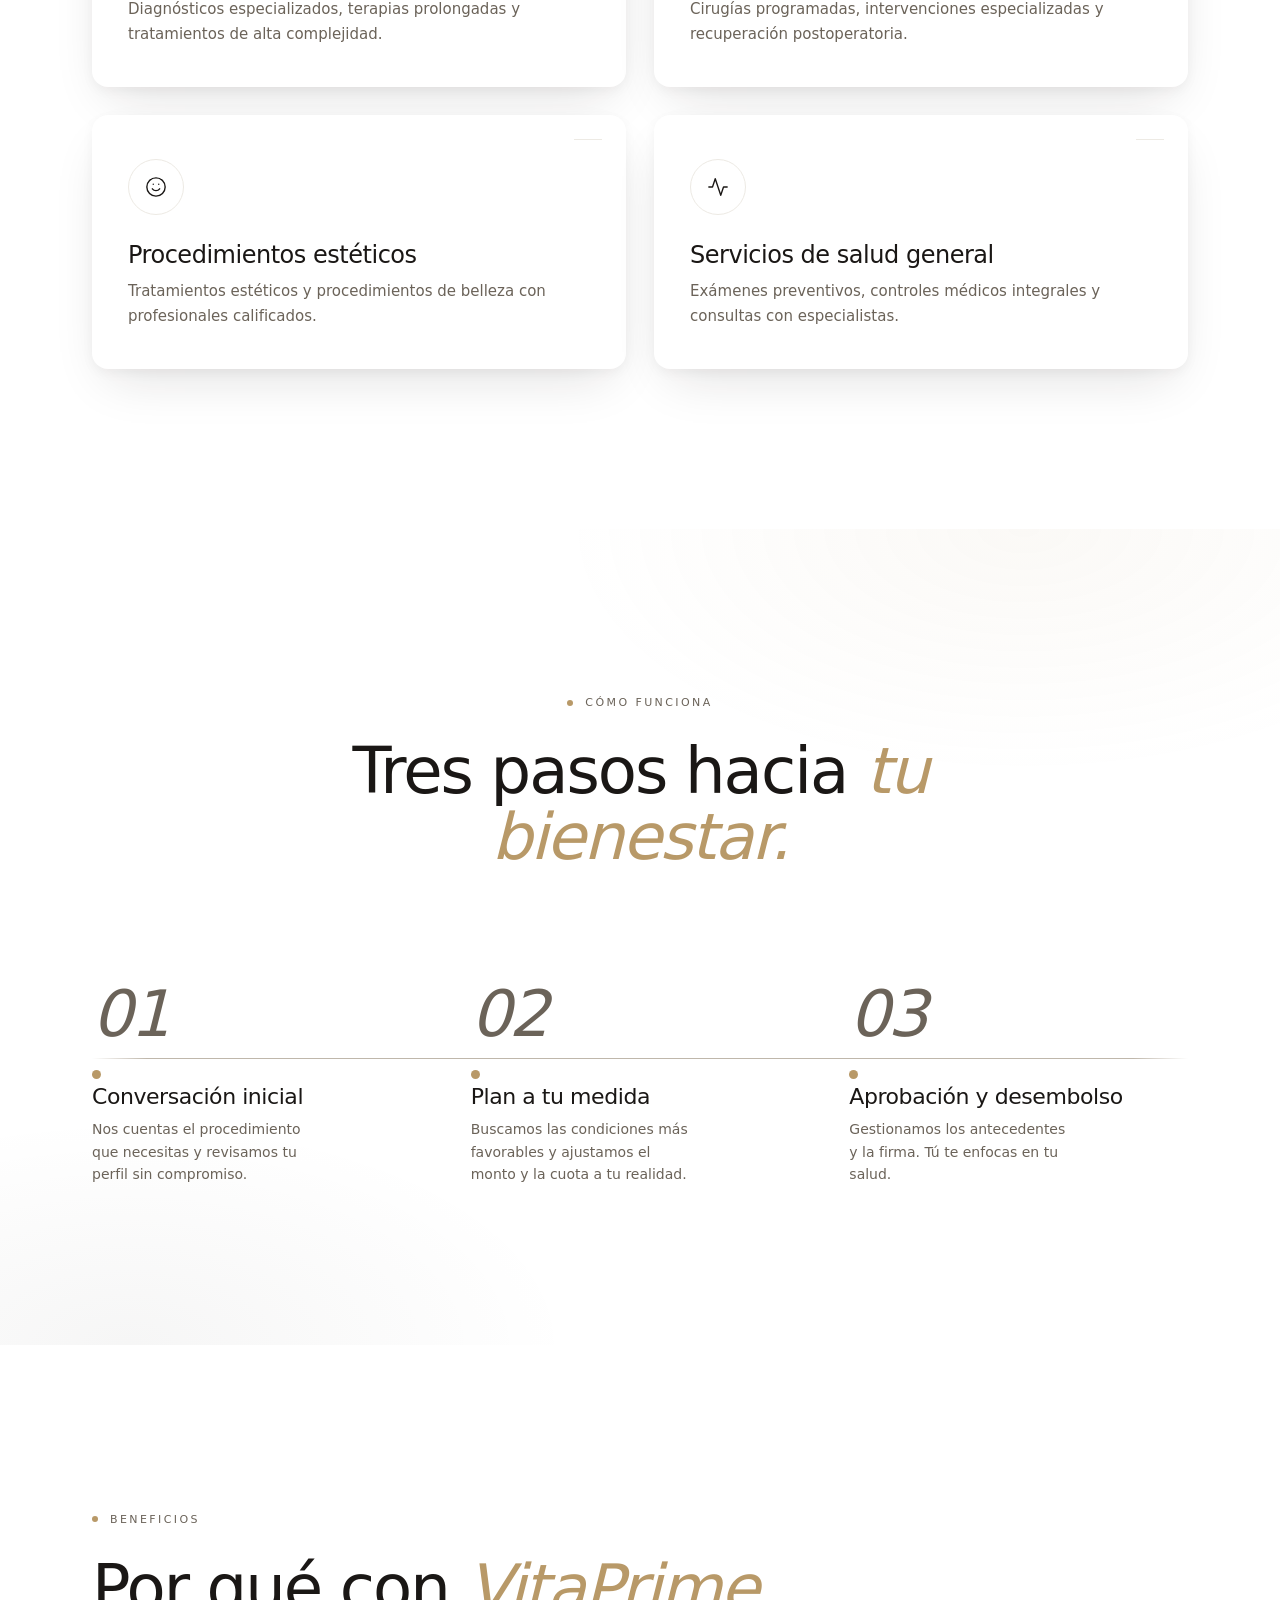
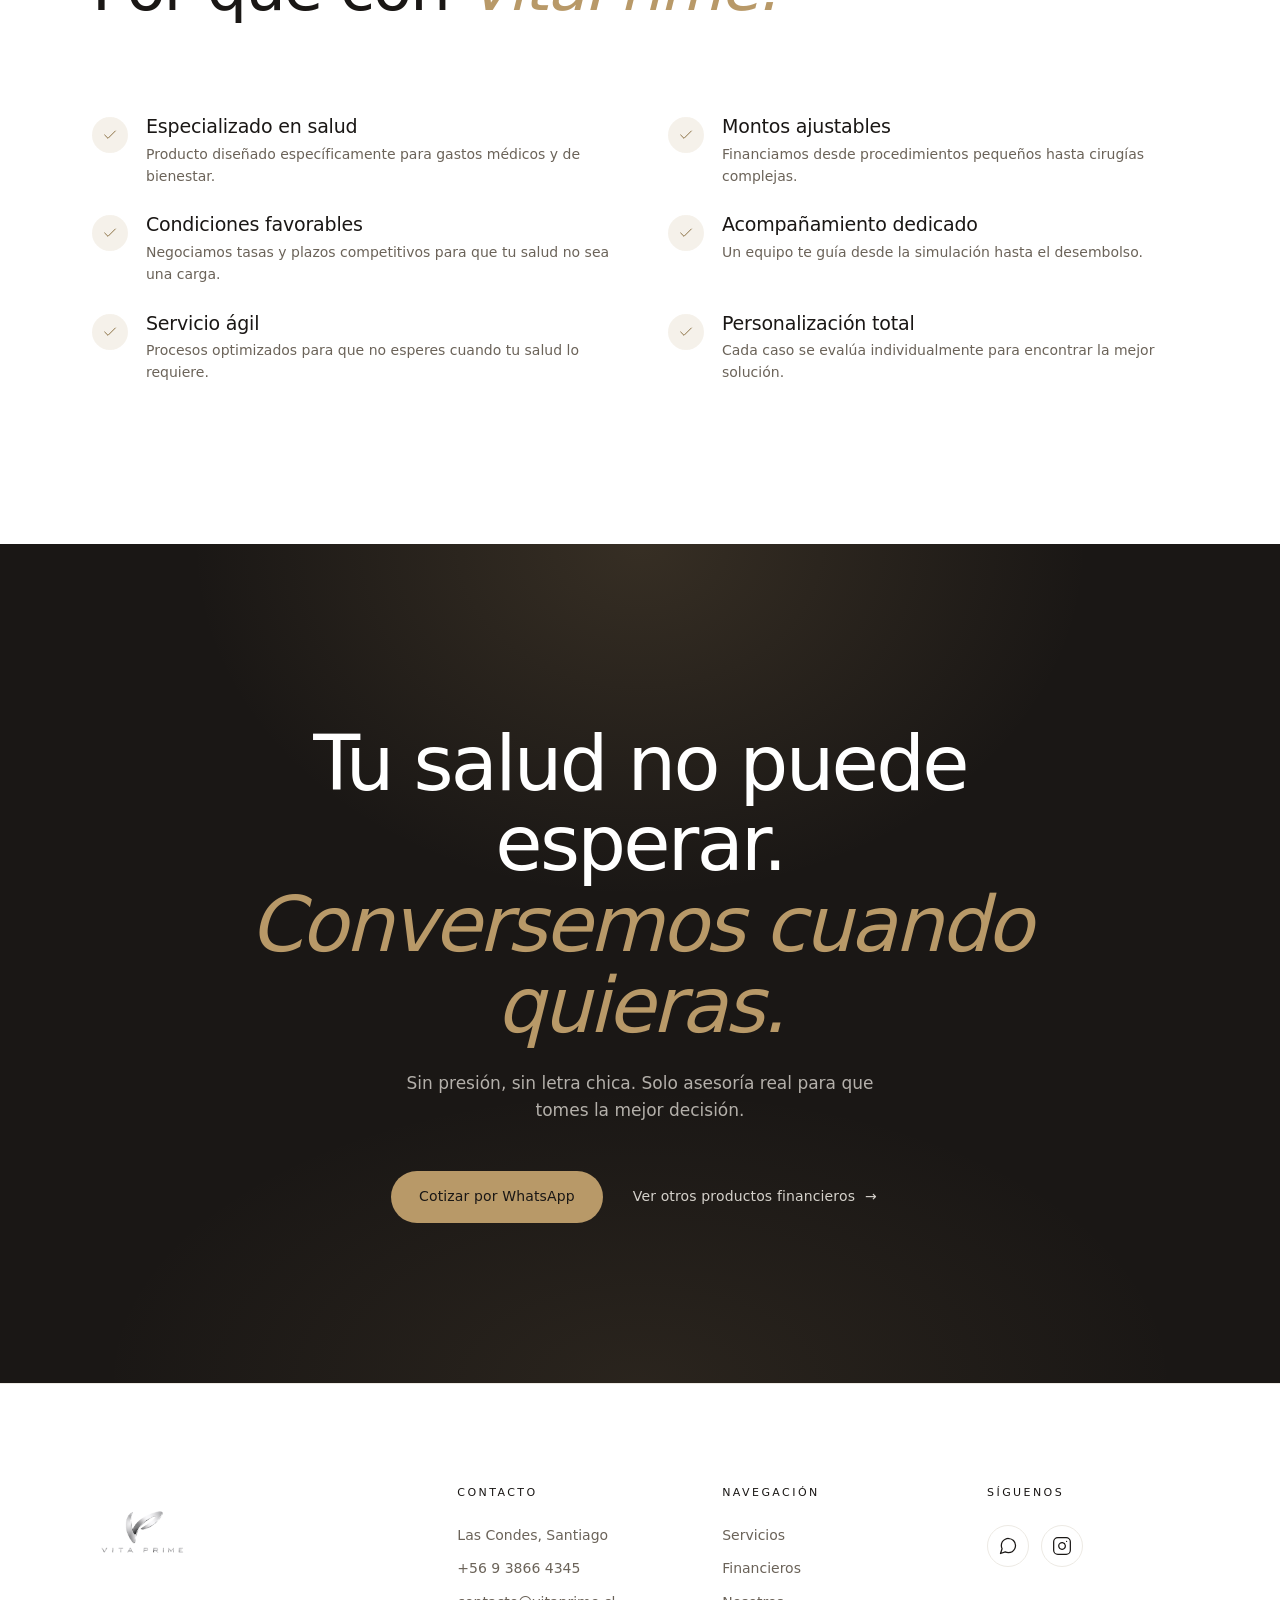
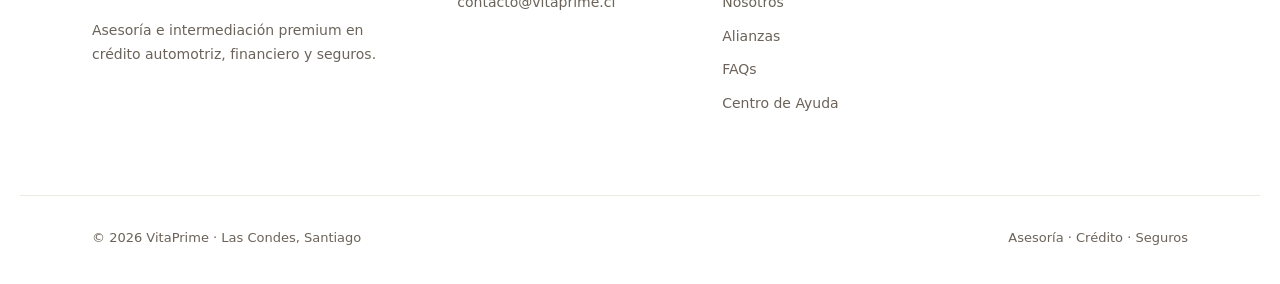
<file: productos/credito-wellness.html>
<!DOCTYPE html>
<html lang="es">
<head>
  <meta charset="UTF-8">
  <meta name="viewport" content="width=device-width, initial-scale=1.0">
  <title>Crédito Wellness — VitaPrime</title>
  <meta name="description" content="Crédito Wellness VitaPrime: financiamiento especializado en salud y bienestar — tratamientos médicos, cirugías, procedimientos estéticos y más. Asesoría personalizada.">
  <link rel="stylesheet" href="../styles/reset.css">
  <link rel="stylesheet" href="../styles/main.css">
</head>
<body>

  <!-- ============= NAV ============= -->
  <header class="nav" id="nav">
    <div class="nav__inner">
      <a href="../index.html" class="nav__logo nav__logo--img" aria-label="VitaPrime inicio">
        <img src="../assets/logos/Logo%20VitaPrime.png" alt="VitaPrime">
      </a>
      <nav class="nav__links" id="navLinks">
        <a href="../index.html#servicios">Servicios</a>
        <a href="../index.html#financieros">Financieros</a>
        <a href="../index.html#proceso">Cómo funciona</a>
        <a href="../index.html#nosotros">Nosotros</a>
        <a href="../index.html#alianzas">Alianzas</a>
        <a href="../index.html#faqs">FAQs</a>
        <a href="../recursos/centro-de-ayuda.html">Ayuda</a>
        <a href="../index.html#contacto">Contacto</a>
      </nav>
      <a href="https://wa.me/56938664345" target="_blank" rel="noopener" class="btn btn--primary nav__cta">Cotizar</a>
      <button class="nav__burger" id="navBurger" aria-label="Abrir menú" aria-expanded="false">
        <span></span><span></span><span></span>
      </button>
    </div>
  </header>

  <!-- ============= PRODUCT TOP ============= -->
  <section class="product-top">
    <div class="container">
      <a href="../index.html#financieros" class="product-top__back">
        <span aria-hidden="true">←</span> Productos Financieros
      </a>
      <span class="eyebrow">Producto financiero</span>
      <h1 class="product-top__title">
        Crédito de <span class="muted">bienestar y salud.</span>
      </h1>
      <p class="product-top__lead">
        Financiamiento especializado para tu salud y bienestar — con montos ajustables,
        condiciones favorables y acompañamiento integral durante todo el proceso.
      </p>
      <div class="product-top__ctas">
        <a href="https://wa.me/56938664345" target="_blank" rel="noopener" class="btn btn--primary">Cotizar por WhatsApp</a>
        <a href="mailto:contacto@vitaprime.cl" class="btn btn--ghost">contacto@vitaprime.cl <span class="arrow" aria-hidden="true">→</span></a>
      </div>
    </div>
  </section>

  <!-- ============= KEY STATS ============= -->
  <section class="product-stats">
    <div class="container product-stats__inner">
      <article class="card-float product-stat">
        <span class="product-stat__eyebrow">Foco</span>
        <div class="product-stat__value">Salud<span> + bienestar</span></div>
        <div class="product-stat__label">Especializado en procedimientos médicos y de bienestar personal</div>
      </article>
      <article class="card-float product-stat">
        <span class="product-stat__eyebrow">Montos</span>
        <div class="product-stat__value">Ajustables</div>
        <div class="product-stat__label">Según el procedimiento y tu capacidad de pago</div>
      </article>
      <article class="card-float product-stat">
        <span class="product-stat__eyebrow">Acompañamiento</span>
        <div class="product-stat__value">100<span>%</span></div>
        <div class="product-stat__label">Equipo dedicado durante todo el proceso</div>
      </article>
    </div>
  </section>

  <!-- ============= USOS ============= -->
  <section class="section" id="usos">
    <div class="container product-grid">
      <header class="product-grid__head">
        <span class="eyebrow">Qué financiamos</span>
        <h2 class="section__title">Tu salud y bienestar, <span class="muted">a tu alcance.</span></h2>
        <p class="section__lead">
          Diseñado para que las decisiones de salud no se posterguen por temas económicos.
        </p>
      </header>

      <div class="grid grid--2x2">
        <article class="card-float service">
          <div class="service__icon" aria-hidden="true">
            <svg viewBox="0 0 24 24" fill="none" stroke="currentColor" stroke-width="1.5" stroke-linecap="round" stroke-linejoin="round"><path d="M12 22s8-4 8-10V5l-8-3-8 3v7c0 6 8 10 8 10z"/><path d="M9 12l2 2 4-4"/></svg>
          </div>
          <h3 class="service__title">Tratamientos médicos</h3>
          <p class="service__desc">Diagnósticos especializados, terapias prolongadas y tratamientos de alta complejidad.</p>
        </article>

        <article class="card-float service">
          <div class="service__icon" aria-hidden="true">
            <svg viewBox="0 0 24 24" fill="none" stroke="currentColor" stroke-width="1.5" stroke-linecap="round" stroke-linejoin="round"><path d="M20.84 4.61a5.5 5.5 0 0 0-7.78 0L12 5.67l-1.06-1.06a5.5 5.5 0 0 0-7.78 7.78l1.06 1.06L12 21.23l7.78-7.78 1.06-1.06a5.5 5.5 0 0 0 0-7.78z"/></svg>
          </div>
          <h3 class="service__title">Cirugías</h3>
          <p class="service__desc">Cirugías programadas, intervenciones especializadas y recuperación postoperatoria.</p>
        </article>

        <article class="card-float service">
          <div class="service__icon" aria-hidden="true">
            <svg viewBox="0 0 24 24" fill="none" stroke="currentColor" stroke-width="1.5" stroke-linecap="round" stroke-linejoin="round"><circle cx="12" cy="12" r="10"/><path d="M8 14s1.5 2 4 2 4-2 4-2"/><line x1="9" y1="9" x2="9.01" y2="9"/><line x1="15" y1="9" x2="15.01" y2="9"/></svg>
          </div>
          <h3 class="service__title">Procedimientos estéticos</h3>
          <p class="service__desc">Tratamientos estéticos y procedimientos de belleza con profesionales calificados.</p>
        </article>

        <article class="card-float service">
          <div class="service__icon" aria-hidden="true">
            <svg viewBox="0 0 24 24" fill="none" stroke="currentColor" stroke-width="1.5" stroke-linecap="round" stroke-linejoin="round"><path d="M22 12h-4l-3 9L9 3l-3 9H2"/></svg>
          </div>
          <h3 class="service__title">Servicios de salud general</h3>
          <p class="service__desc">Exámenes preventivos, controles médicos integrales y consultas con especialistas.</p>
        </article>
      </div>
    </div>
  </section>

  <!-- ============= CÓMO FUNCIONA ============= -->
  <section class="section section--alt">
    <div class="container">
      <header class="section__head section__head--center">
        <span class="eyebrow">Cómo funciona</span>
        <h2 class="section__title">Tres pasos hacia <span class="muted">tu bienestar.</span></h2>
      </header>
      <ol class="process">
        <li class="process__step">
          <span class="process__num">01</span>
          <h3 class="process__title">Conversación inicial</h3>
          <p class="process__desc">Nos cuentas el procedimiento que necesitas y revisamos tu perfil sin compromiso.</p>
        </li>
        <li class="process__step">
          <span class="process__num">02</span>
          <h3 class="process__title">Plan a tu medida</h3>
          <p class="process__desc">Buscamos las condiciones más favorables y ajustamos el monto y la cuota a tu realidad.</p>
        </li>
        <li class="process__step">
          <span class="process__num">03</span>
          <h3 class="process__title">Aprobación y desembolso</h3>
          <p class="process__desc">Gestionamos los antecedentes y la firma. Tú te enfocas en tu salud.</p>
        </li>
        <span class="process__line" aria-hidden="true"></span>
      </ol>
    </div>
  </section>

  <!-- ============= BENEFICIOS ============= -->
  <section class="section">
    <div class="container product-benefits">
      <header class="section__head">
        <span class="eyebrow">Beneficios</span>
        <h2 class="section__title">Por qué con <span class="muted">VitaPrime.</span></h2>
      </header>
      <ul class="benefits-list">
        <li class="benefits-list__item">
          <div class="benefits-list__icon" aria-hidden="true"><svg viewBox="0 0 24 24" fill="none" stroke="currentColor" stroke-width="1.5" stroke-linecap="round" stroke-linejoin="round"><polyline points="20 6 9 17 4 12"/></svg></div>
          <div><h3>Especializado en salud</h3><p>Producto diseñado específicamente para gastos médicos y de bienestar.</p></div>
        </li>
        <li class="benefits-list__item">
          <div class="benefits-list__icon" aria-hidden="true"><svg viewBox="0 0 24 24" fill="none" stroke="currentColor" stroke-width="1.5" stroke-linecap="round" stroke-linejoin="round"><polyline points="20 6 9 17 4 12"/></svg></div>
          <div><h3>Montos ajustables</h3><p>Financiamos desde procedimientos pequeños hasta cirugías complejas.</p></div>
        </li>
        <li class="benefits-list__item">
          <div class="benefits-list__icon" aria-hidden="true"><svg viewBox="0 0 24 24" fill="none" stroke="currentColor" stroke-width="1.5" stroke-linecap="round" stroke-linejoin="round"><polyline points="20 6 9 17 4 12"/></svg></div>
          <div><h3>Condiciones favorables</h3><p>Negociamos tasas y plazos competitivos para que tu salud no sea una carga.</p></div>
        </li>
        <li class="benefits-list__item">
          <div class="benefits-list__icon" aria-hidden="true"><svg viewBox="0 0 24 24" fill="none" stroke="currentColor" stroke-width="1.5" stroke-linecap="round" stroke-linejoin="round"><polyline points="20 6 9 17 4 12"/></svg></div>
          <div><h3>Acompañamiento dedicado</h3><p>Un equipo te guía desde la simulación hasta el desembolso.</p></div>
        </li>
        <li class="benefits-list__item">
          <div class="benefits-list__icon" aria-hidden="true"><svg viewBox="0 0 24 24" fill="none" stroke="currentColor" stroke-width="1.5" stroke-linecap="round" stroke-linejoin="round"><polyline points="20 6 9 17 4 12"/></svg></div>
          <div><h3>Servicio ágil</h3><p>Procesos optimizados para que no esperes cuando tu salud lo requiere.</p></div>
        </li>
        <li class="benefits-list__item">
          <div class="benefits-list__icon" aria-hidden="true"><svg viewBox="0 0 24 24" fill="none" stroke="currentColor" stroke-width="1.5" stroke-linecap="round" stroke-linejoin="round"><polyline points="20 6 9 17 4 12"/></svg></div>
          <div><h3>Personalización total</h3><p>Cada caso se evalúa individualmente para encontrar la mejor solución.</p></div>
        </li>
      </ul>
    </div>
  </section>

  <!-- ============= CTA FINAL ============= -->
  <section class="cta-final">
    <div class="container">
      <h2 class="cta-final__title">
        <span class="heavy">Tu salud no puede esperar.</span>
        <span class="light">Conversemos cuando quieras.</span>
      </h2>
      <p class="cta-final__lead">Sin presión, sin letra chica. Solo asesoría real para que tomes la mejor decisión.</p>
      <div class="cta-final__buttons">
        <a href="https://wa.me/56938664345" target="_blank" rel="noopener" class="btn btn--bronze">Cotizar por WhatsApp</a>
        <a href="../index.html#financieros" class="btn btn--ghost">Ver otros productos financieros <span class="arrow" aria-hidden="true">→</span></a>
      </div>
    </div>
  </section>

  <!-- ============= FOOTER ============= -->
  <footer class="footer" id="contacto">
    <div class="container footer__inner">
      <div class="footer__col">
        <a href="../index.html" class="footer__logo" aria-label="VitaPrime"><img src="../assets/logos/Logo%20VitaPrime.png" alt="VitaPrime"></a>
        <p class="footer__about">Asesoría e intermediación premium en crédito automotriz, financiero y seguros.</p>
      </div>
      <div class="footer__col">
        <h5 class="footer__title">Contacto</h5>
        <ul class="footer__list">
          <li>Las Condes, Santiago</li>
          <li><a href="tel:+56938664345">+56 9 3866 4345</a></li>
          <li><a href="mailto:contacto@vitaprime.cl">contacto@vitaprime.cl</a></li>
        </ul>
      </div>
      <div class="footer__col">
        <h5 class="footer__title">Navegación</h5>
        <ul class="footer__list">
          <li><a href="../index.html#servicios">Servicios</a></li>
          <li><a href="../index.html#financieros">Financieros</a></li>
          <li><a href="../index.html#nosotros">Nosotros</a></li>
          <li><a href="../index.html#alianzas">Alianzas</a></li>
          <li><a href="../index.html#faqs">FAQs</a></li>
          <li><a href="../recursos/centro-de-ayuda.html">Centro de Ayuda</a></li>
        </ul>
      </div>
      <div class="footer__col">
        <h5 class="footer__title">Síguenos</h5>
        <div class="footer__social">
          <a href="https://wa.me/56938664345" target="_blank" rel="noopener" aria-label="WhatsApp"><svg viewBox="0 0 24 24" fill="none" stroke="currentColor" stroke-width="1.5" stroke-linecap="round" stroke-linejoin="round" width="20" height="20"><path d="M21 11.5a8.38 8.38 0 0 1-.9 3.8 8.5 8.5 0 0 1-7.6 4.7 8.38 8.38 0 0 1-3.8-.9L3 21l1.9-5.7a8.38 8.38 0 0 1-.9-3.8 8.5 8.5 0 0 1 4.7-7.6 8.38 8.38 0 0 1 3.8-.9h.5a8.48 8.48 0 0 1 8 8v.5z"/></svg></a>
          <a href="https://www.instagram.com/vitaprime.cl/" target="_blank" rel="noopener" aria-label="Instagram"><svg viewBox="0 0 24 24" fill="none" stroke="currentColor" stroke-width="1.5" stroke-linecap="round" stroke-linejoin="round" width="20" height="20"><rect x="2" y="2" width="20" height="20" rx="5" ry="5"/><path d="M16 11.37A4 4 0 1 1 12.63 8 4 4 0 0 1 16 11.37z"/><line x1="17.5" y1="6.5" x2="17.51" y2="6.5"/></svg></a>
        </div>
      </div>
    </div>
    <div class="footer__bottom container">
      <span>© <span id="year"></span> VitaPrime · Las Condes, Santiago</span>
      <span class="footer__credit">Asesoría · Crédito · Seguros</span>
    </div>
  </footer>

  <script src="../scripts/main.js" defer></script>
</body>
</html>
</file>
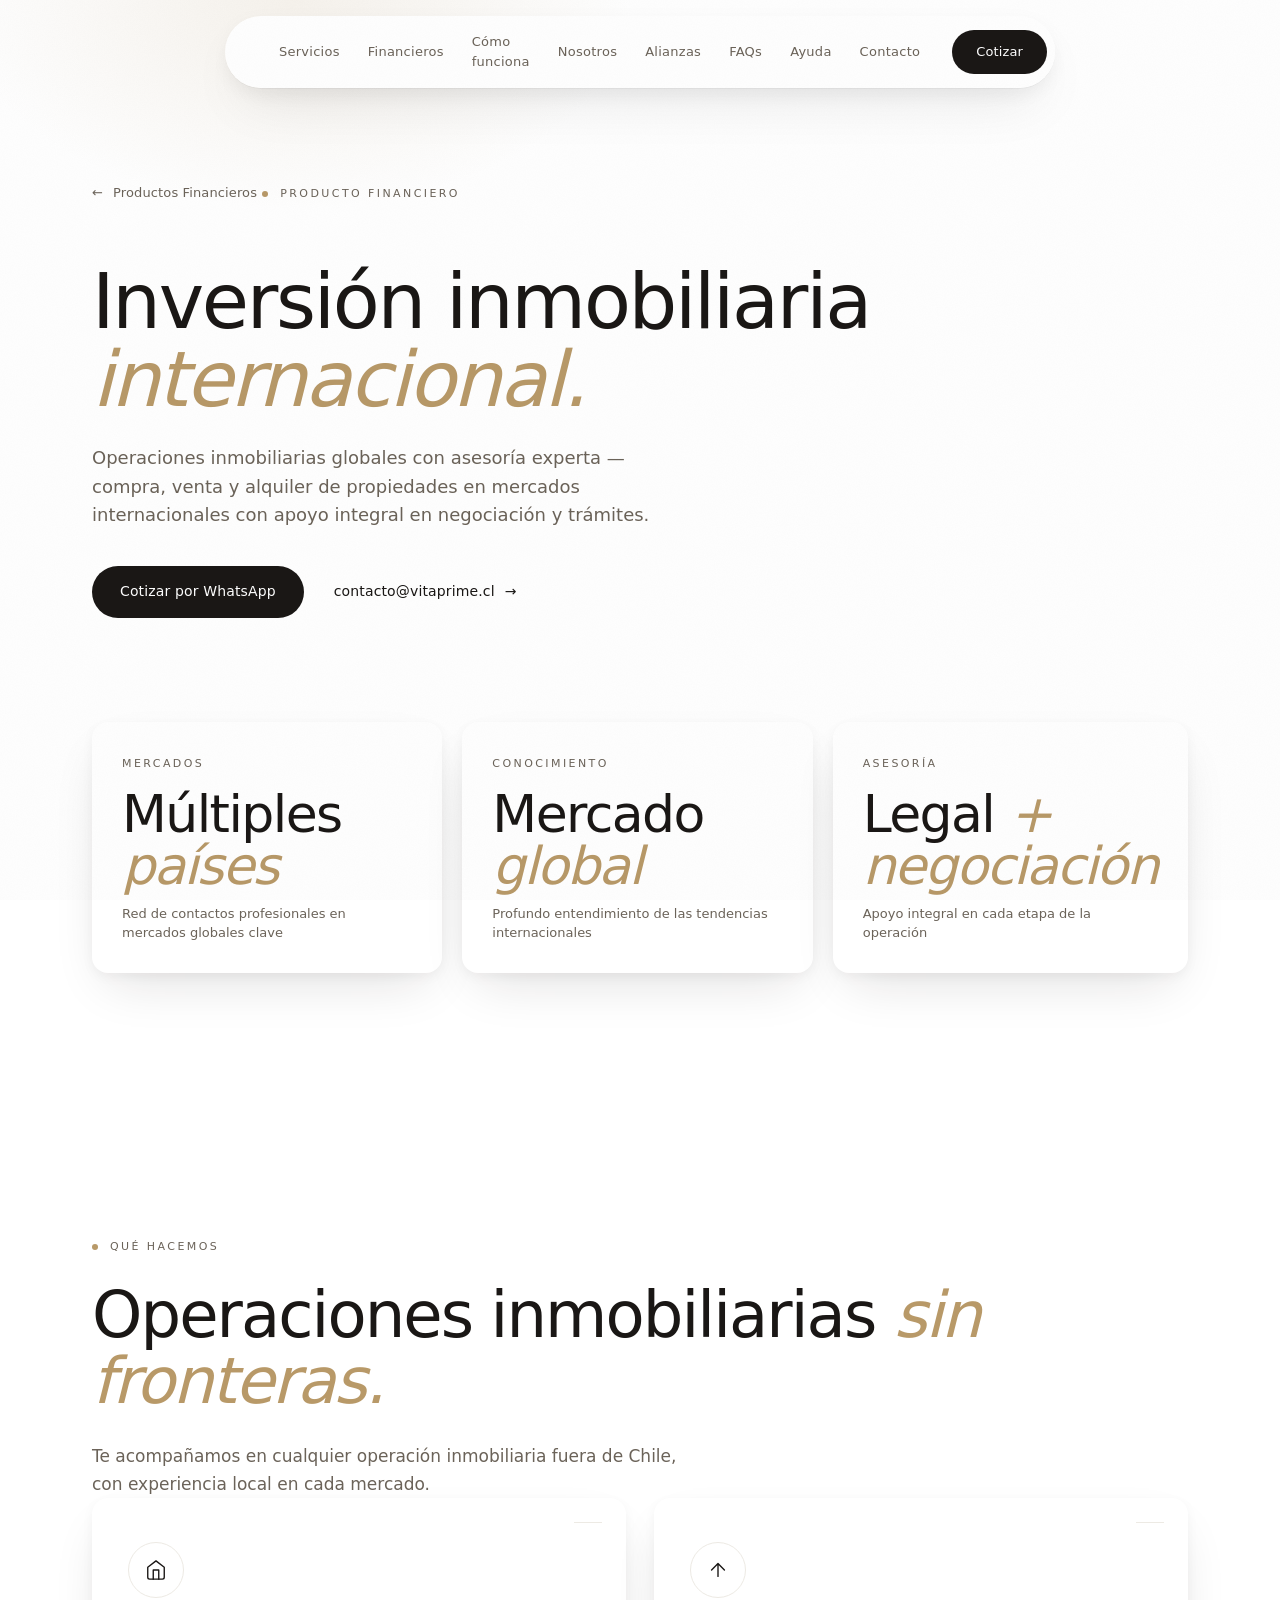
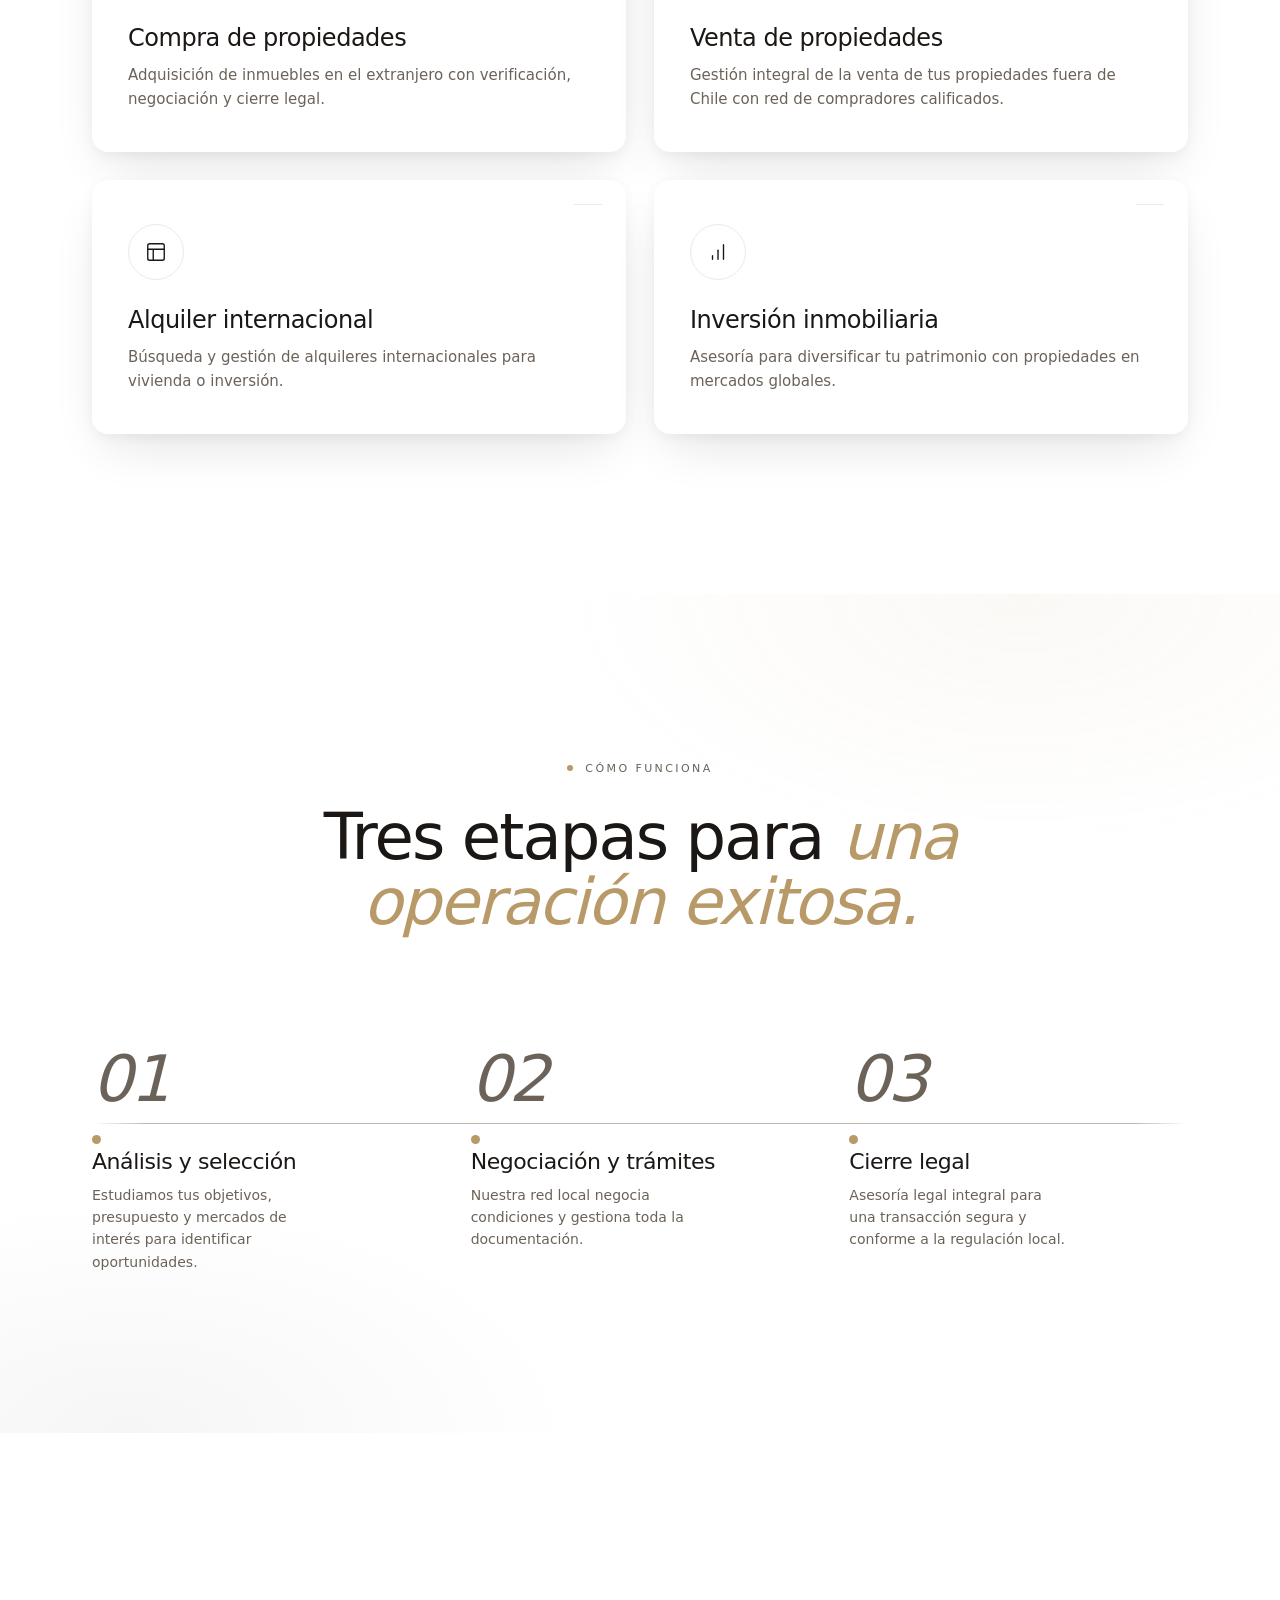
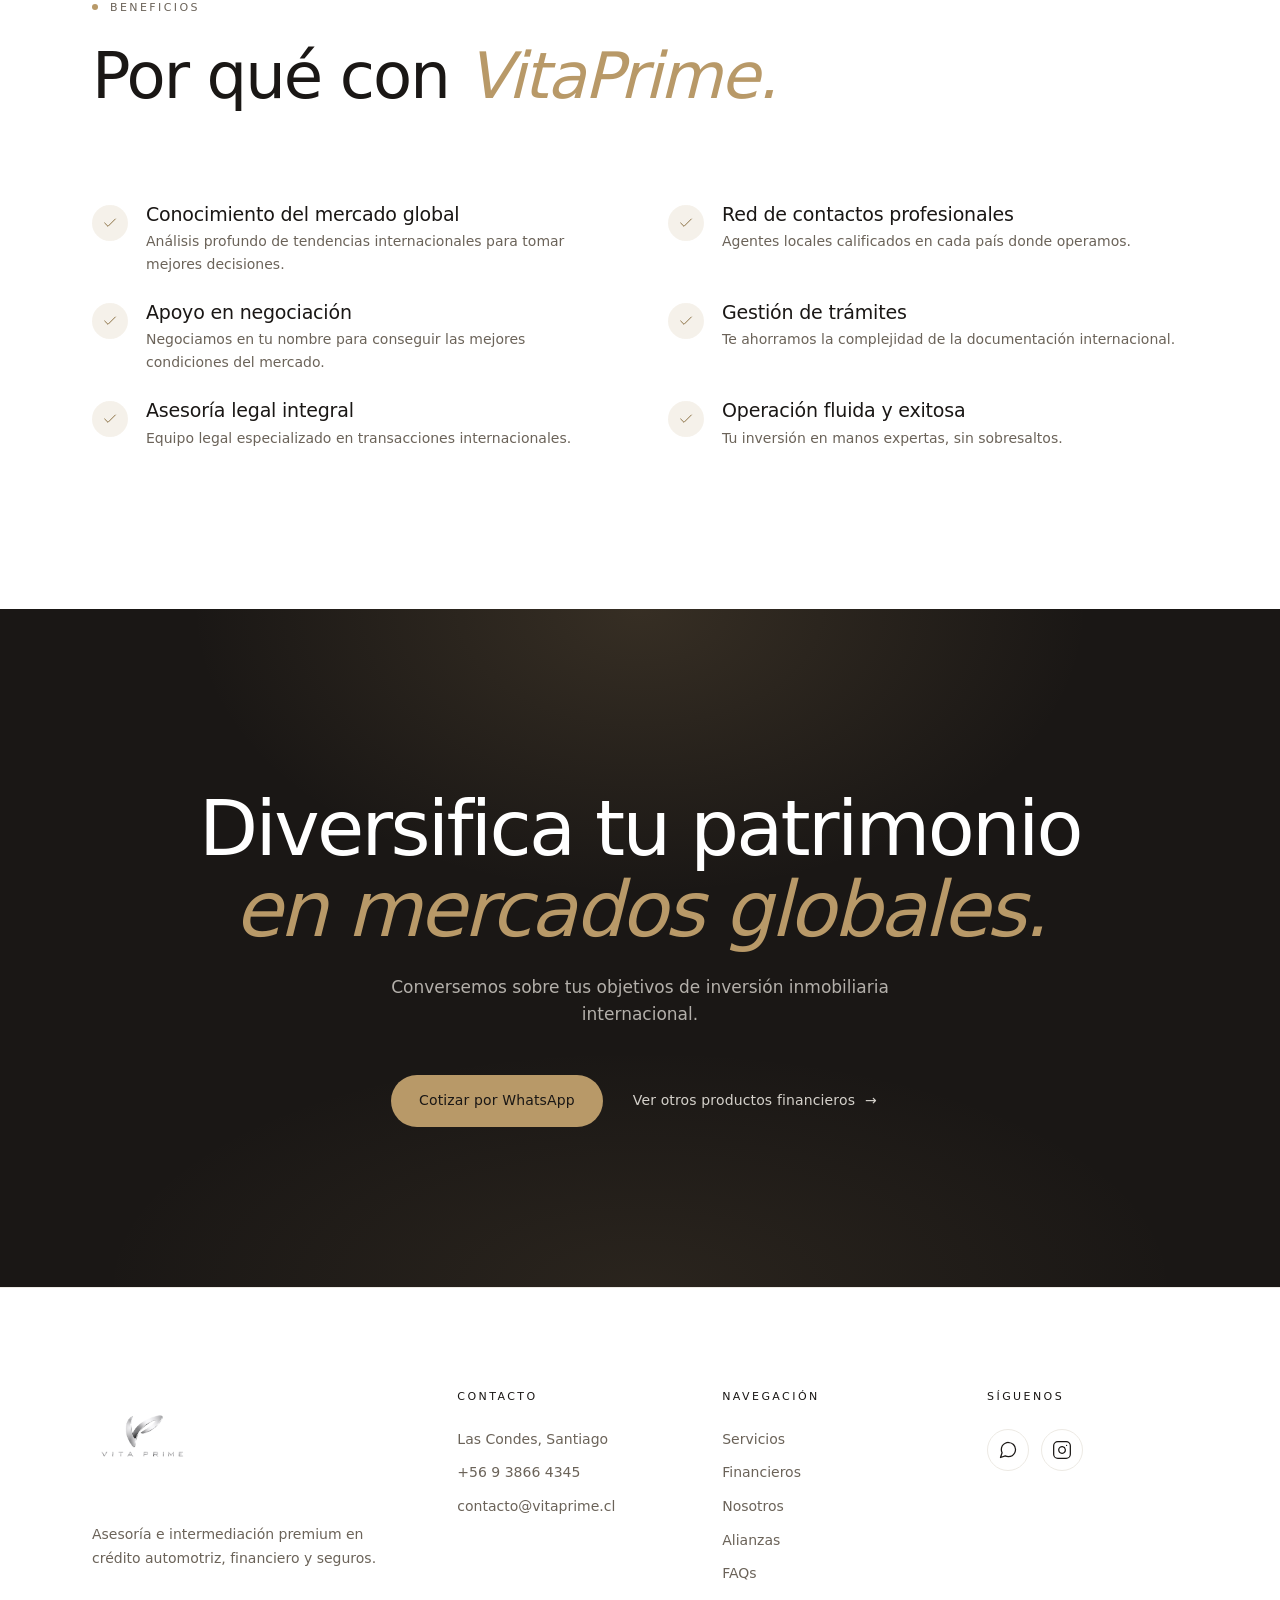
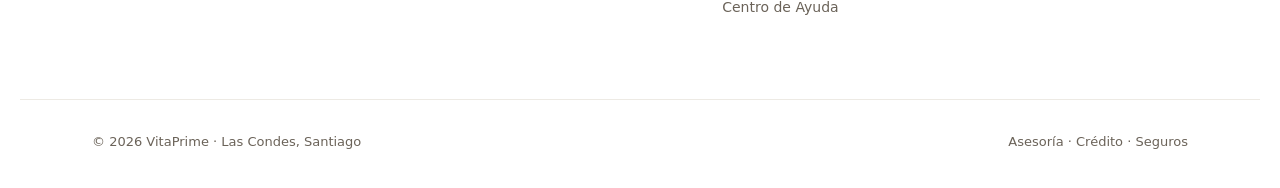
<file: productos/international-real-estate.html>
<!DOCTYPE html>
<html lang="es">
<head>
  <meta charset="UTF-8">
  <meta name="viewport" content="width=device-width, initial-scale=1.0">
  <title>International Real Estate — VitaPrime</title>
  <meta name="description" content="Operaciones inmobiliarias internacionales: compra, venta y alquiler de propiedades globales con asesoría legal, negociación y red de contactos profesionales.">
  <link rel="stylesheet" href="../styles/reset.css">
  <link rel="stylesheet" href="../styles/main.css">
</head>
<body>

  <header class="nav" id="nav">
    <div class="nav__inner">
      <a href="../index.html" class="nav__logo nav__logo--img" aria-label="VitaPrime inicio">
        <img src="../assets/logos/Logo%20VitaPrime.png" alt="VitaPrime">
      </a>
      <nav class="nav__links" id="navLinks">
        <a href="../index.html#servicios">Servicios</a>
        <a href="../index.html#financieros">Financieros</a>
        <a href="../index.html#proceso">Cómo funciona</a>
        <a href="../index.html#nosotros">Nosotros</a>
        <a href="../index.html#alianzas">Alianzas</a>
        <a href="../index.html#faqs">FAQs</a>
        <a href="../recursos/centro-de-ayuda.html">Ayuda</a>
        <a href="../index.html#contacto">Contacto</a>
      </nav>
      <a href="https://wa.me/56938664345" target="_blank" rel="noopener" class="btn btn--primary nav__cta">Cotizar</a>
      <button class="nav__burger" id="navBurger" aria-label="Abrir menú" aria-expanded="false">
        <span></span><span></span><span></span>
      </button>
    </div>
  </header>

  <section class="product-top">
    <div class="container">
      <a href="../index.html#financieros" class="product-top__back">
        <span aria-hidden="true">←</span> Productos Financieros
      </a>
      <span class="eyebrow">Producto financiero</span>
      <h1 class="product-top__title">
        Inversión inmobiliaria <span class="muted">internacional.</span>
      </h1>
      <p class="product-top__lead">
        Operaciones inmobiliarias globales con asesoría experta — compra, venta y
        alquiler de propiedades en mercados internacionales con apoyo integral en negociación y trámites.
      </p>
      <div class="product-top__ctas">
        <a href="https://wa.me/56938664345" target="_blank" rel="noopener" class="btn btn--primary">Cotizar por WhatsApp</a>
        <a href="mailto:contacto@vitaprime.cl" class="btn btn--ghost">contacto@vitaprime.cl <span class="arrow" aria-hidden="true">→</span></a>
      </div>
    </div>
  </section>

  <section class="product-stats">
    <div class="container product-stats__inner">
      <article class="card-float product-stat">
        <span class="product-stat__eyebrow">Mercados</span>
        <div class="product-stat__value">Múltiples<span> países</span></div>
        <div class="product-stat__label">Red de contactos profesionales en mercados globales clave</div>
      </article>
      <article class="card-float product-stat">
        <span class="product-stat__eyebrow">Conocimiento</span>
        <div class="product-stat__value">Mercado<span> global</span></div>
        <div class="product-stat__label">Profundo entendimiento de las tendencias internacionales</div>
      </article>
      <article class="card-float product-stat">
        <span class="product-stat__eyebrow">Asesoría</span>
        <div class="product-stat__value">Legal<span> + negociación</span></div>
        <div class="product-stat__label">Apoyo integral en cada etapa de la operación</div>
      </article>
    </div>
  </section>

  <section class="section" id="usos">
    <div class="container product-grid">
      <header class="product-grid__head">
        <span class="eyebrow">Qué hacemos</span>
        <h2 class="section__title">Operaciones inmobiliarias <span class="muted">sin fronteras.</span></h2>
        <p class="section__lead">
          Te acompañamos en cualquier operación inmobiliaria fuera de Chile, con experiencia
          local en cada mercado.
        </p>
      </header>

      <div class="grid grid--2x2">
        <article class="card-float service">
          <div class="service__icon" aria-hidden="true">
            <svg viewBox="0 0 24 24" fill="none" stroke="currentColor" stroke-width="1.5" stroke-linecap="round" stroke-linejoin="round"><path d="M3 9l9-7 9 7v11a2 2 0 0 1-2 2H5a2 2 0 0 1-2-2z"/><polyline points="9 22 9 12 15 12 15 22"/></svg>
          </div>
          <h3 class="service__title">Compra de propiedades</h3>
          <p class="service__desc">Adquisición de inmuebles en el extranjero con verificación, negociación y cierre legal.</p>
        </article>

        <article class="card-float service">
          <div class="service__icon" aria-hidden="true">
            <svg viewBox="0 0 24 24" fill="none" stroke="currentColor" stroke-width="1.5" stroke-linecap="round" stroke-linejoin="round"><path d="M12 19V6M5 12l7-7 7 7"/></svg>
          </div>
          <h3 class="service__title">Venta de propiedades</h3>
          <p class="service__desc">Gestión integral de la venta de tus propiedades fuera de Chile con red de compradores calificados.</p>
        </article>

        <article class="card-float service">
          <div class="service__icon" aria-hidden="true">
            <svg viewBox="0 0 24 24" fill="none" stroke="currentColor" stroke-width="1.5" stroke-linecap="round" stroke-linejoin="round"><rect x="3" y="3" width="18" height="18" rx="2"/><path d="M3 9h18M9 21V9"/></svg>
          </div>
          <h3 class="service__title">Alquiler internacional</h3>
          <p class="service__desc">Búsqueda y gestión de alquileres internacionales para vivienda o inversión.</p>
        </article>

        <article class="card-float service">
          <div class="service__icon" aria-hidden="true">
            <svg viewBox="0 0 24 24" fill="none" stroke="currentColor" stroke-width="1.5" stroke-linecap="round" stroke-linejoin="round"><line x1="12" y1="20" x2="12" y2="10"/><line x1="18" y1="20" x2="18" y2="4"/><line x1="6" y1="20" x2="6" y2="16"/></svg>
          </div>
          <h3 class="service__title">Inversión inmobiliaria</h3>
          <p class="service__desc">Asesoría para diversificar tu patrimonio con propiedades en mercados globales.</p>
        </article>
      </div>
    </div>
  </section>

  <section class="section section--alt">
    <div class="container">
      <header class="section__head section__head--center">
        <span class="eyebrow">Cómo funciona</span>
        <h2 class="section__title">Tres etapas para <span class="muted">una operación exitosa.</span></h2>
      </header>
      <ol class="process">
        <li class="process__step">
          <span class="process__num">01</span>
          <h3 class="process__title">Análisis y selección</h3>
          <p class="process__desc">Estudiamos tus objetivos, presupuesto y mercados de interés para identificar oportunidades.</p>
        </li>
        <li class="process__step">
          <span class="process__num">02</span>
          <h3 class="process__title">Negociación y trámites</h3>
          <p class="process__desc">Nuestra red local negocia condiciones y gestiona toda la documentación.</p>
        </li>
        <li class="process__step">
          <span class="process__num">03</span>
          <h3 class="process__title">Cierre legal</h3>
          <p class="process__desc">Asesoría legal integral para una transacción segura y conforme a la regulación local.</p>
        </li>
        <span class="process__line" aria-hidden="true"></span>
      </ol>
    </div>
  </section>

  <section class="section">
    <div class="container product-benefits">
      <header class="section__head">
        <span class="eyebrow">Beneficios</span>
        <h2 class="section__title">Por qué con <span class="muted">VitaPrime.</span></h2>
      </header>
      <ul class="benefits-list">
        <li class="benefits-list__item">
          <div class="benefits-list__icon" aria-hidden="true"><svg viewBox="0 0 24 24" fill="none" stroke="currentColor" stroke-width="1.5" stroke-linecap="round" stroke-linejoin="round"><polyline points="20 6 9 17 4 12"/></svg></div>
          <div><h3>Conocimiento del mercado global</h3><p>Análisis profundo de tendencias internacionales para tomar mejores decisiones.</p></div>
        </li>
        <li class="benefits-list__item">
          <div class="benefits-list__icon" aria-hidden="true"><svg viewBox="0 0 24 24" fill="none" stroke="currentColor" stroke-width="1.5" stroke-linecap="round" stroke-linejoin="round"><polyline points="20 6 9 17 4 12"/></svg></div>
          <div><h3>Red de contactos profesionales</h3><p>Agentes locales calificados en cada país donde operamos.</p></div>
        </li>
        <li class="benefits-list__item">
          <div class="benefits-list__icon" aria-hidden="true"><svg viewBox="0 0 24 24" fill="none" stroke="currentColor" stroke-width="1.5" stroke-linecap="round" stroke-linejoin="round"><polyline points="20 6 9 17 4 12"/></svg></div>
          <div><h3>Apoyo en negociación</h3><p>Negociamos en tu nombre para conseguir las mejores condiciones del mercado.</p></div>
        </li>
        <li class="benefits-list__item">
          <div class="benefits-list__icon" aria-hidden="true"><svg viewBox="0 0 24 24" fill="none" stroke="currentColor" stroke-width="1.5" stroke-linecap="round" stroke-linejoin="round"><polyline points="20 6 9 17 4 12"/></svg></div>
          <div><h3>Gestión de trámites</h3><p>Te ahorramos la complejidad de la documentación internacional.</p></div>
        </li>
        <li class="benefits-list__item">
          <div class="benefits-list__icon" aria-hidden="true"><svg viewBox="0 0 24 24" fill="none" stroke="currentColor" stroke-width="1.5" stroke-linecap="round" stroke-linejoin="round"><polyline points="20 6 9 17 4 12"/></svg></div>
          <div><h3>Asesoría legal integral</h3><p>Equipo legal especializado en transacciones internacionales.</p></div>
        </li>
        <li class="benefits-list__item">
          <div class="benefits-list__icon" aria-hidden="true"><svg viewBox="0 0 24 24" fill="none" stroke="currentColor" stroke-width="1.5" stroke-linecap="round" stroke-linejoin="round"><polyline points="20 6 9 17 4 12"/></svg></div>
          <div><h3>Operación fluida y exitosa</h3><p>Tu inversión en manos expertas, sin sobresaltos.</p></div>
        </li>
      </ul>
    </div>
  </section>

  <section class="cta-final">
    <div class="container">
      <h2 class="cta-final__title">
        <span class="heavy">Diversifica tu patrimonio</span>
        <span class="light">en mercados globales.</span>
      </h2>
      <p class="cta-final__lead">Conversemos sobre tus objetivos de inversión inmobiliaria internacional.</p>
      <div class="cta-final__buttons">
        <a href="https://wa.me/56938664345" target="_blank" rel="noopener" class="btn btn--bronze">Cotizar por WhatsApp</a>
        <a href="../index.html#financieros" class="btn btn--ghost">Ver otros productos financieros <span class="arrow" aria-hidden="true">→</span></a>
      </div>
    </div>
  </section>

  <footer class="footer" id="contacto">
    <div class="container footer__inner">
      <div class="footer__col">
        <a href="../index.html" class="footer__logo" aria-label="VitaPrime"><img src="../assets/logos/Logo%20VitaPrime.png" alt="VitaPrime"></a>
        <p class="footer__about">Asesoría e intermediación premium en crédito automotriz, financiero y seguros.</p>
      </div>
      <div class="footer__col">
        <h5 class="footer__title">Contacto</h5>
        <ul class="footer__list">
          <li>Las Condes, Santiago</li>
          <li><a href="tel:+56938664345">+56 9 3866 4345</a></li>
          <li><a href="mailto:contacto@vitaprime.cl">contacto@vitaprime.cl</a></li>
        </ul>
      </div>
      <div class="footer__col">
        <h5 class="footer__title">Navegación</h5>
        <ul class="footer__list">
          <li><a href="../index.html#servicios">Servicios</a></li>
          <li><a href="../index.html#financieros">Financieros</a></li>
          <li><a href="../index.html#nosotros">Nosotros</a></li>
          <li><a href="../index.html#alianzas">Alianzas</a></li>
          <li><a href="../index.html#faqs">FAQs</a></li>
          <li><a href="../recursos/centro-de-ayuda.html">Centro de Ayuda</a></li>
        </ul>
      </div>
      <div class="footer__col">
        <h5 class="footer__title">Síguenos</h5>
        <div class="footer__social">
          <a href="https://wa.me/56938664345" target="_blank" rel="noopener" aria-label="WhatsApp"><svg viewBox="0 0 24 24" fill="none" stroke="currentColor" stroke-width="1.5" stroke-linecap="round" stroke-linejoin="round" width="20" height="20"><path d="M21 11.5a8.38 8.38 0 0 1-.9 3.8 8.5 8.5 0 0 1-7.6 4.7 8.38 8.38 0 0 1-3.8-.9L3 21l1.9-5.7a8.38 8.38 0 0 1-.9-3.8 8.5 8.5 0 0 1 4.7-7.6 8.38 8.38 0 0 1 3.8-.9h.5a8.48 8.48 0 0 1 8 8v.5z"/></svg></a>
          <a href="https://www.instagram.com/vitaprime.cl/" target="_blank" rel="noopener" aria-label="Instagram"><svg viewBox="0 0 24 24" fill="none" stroke="currentColor" stroke-width="1.5" stroke-linecap="round" stroke-linejoin="round" width="20" height="20"><rect x="2" y="2" width="20" height="20" rx="5" ry="5"/><path d="M16 11.37A4 4 0 1 1 12.63 8 4 4 0 0 1 16 11.37z"/><line x1="17.5" y1="6.5" x2="17.51" y2="6.5"/></svg></a>
        </div>
      </div>
    </div>
    <div class="footer__bottom container">
      <span>© <span id="year"></span> VitaPrime · Las Condes, Santiago</span>
      <span class="footer__credit">Asesoría · Crédito · Seguros</span>
    </div>
  </footer>

  <script src="../scripts/main.js" defer></script>
</body>
</html>
</file>
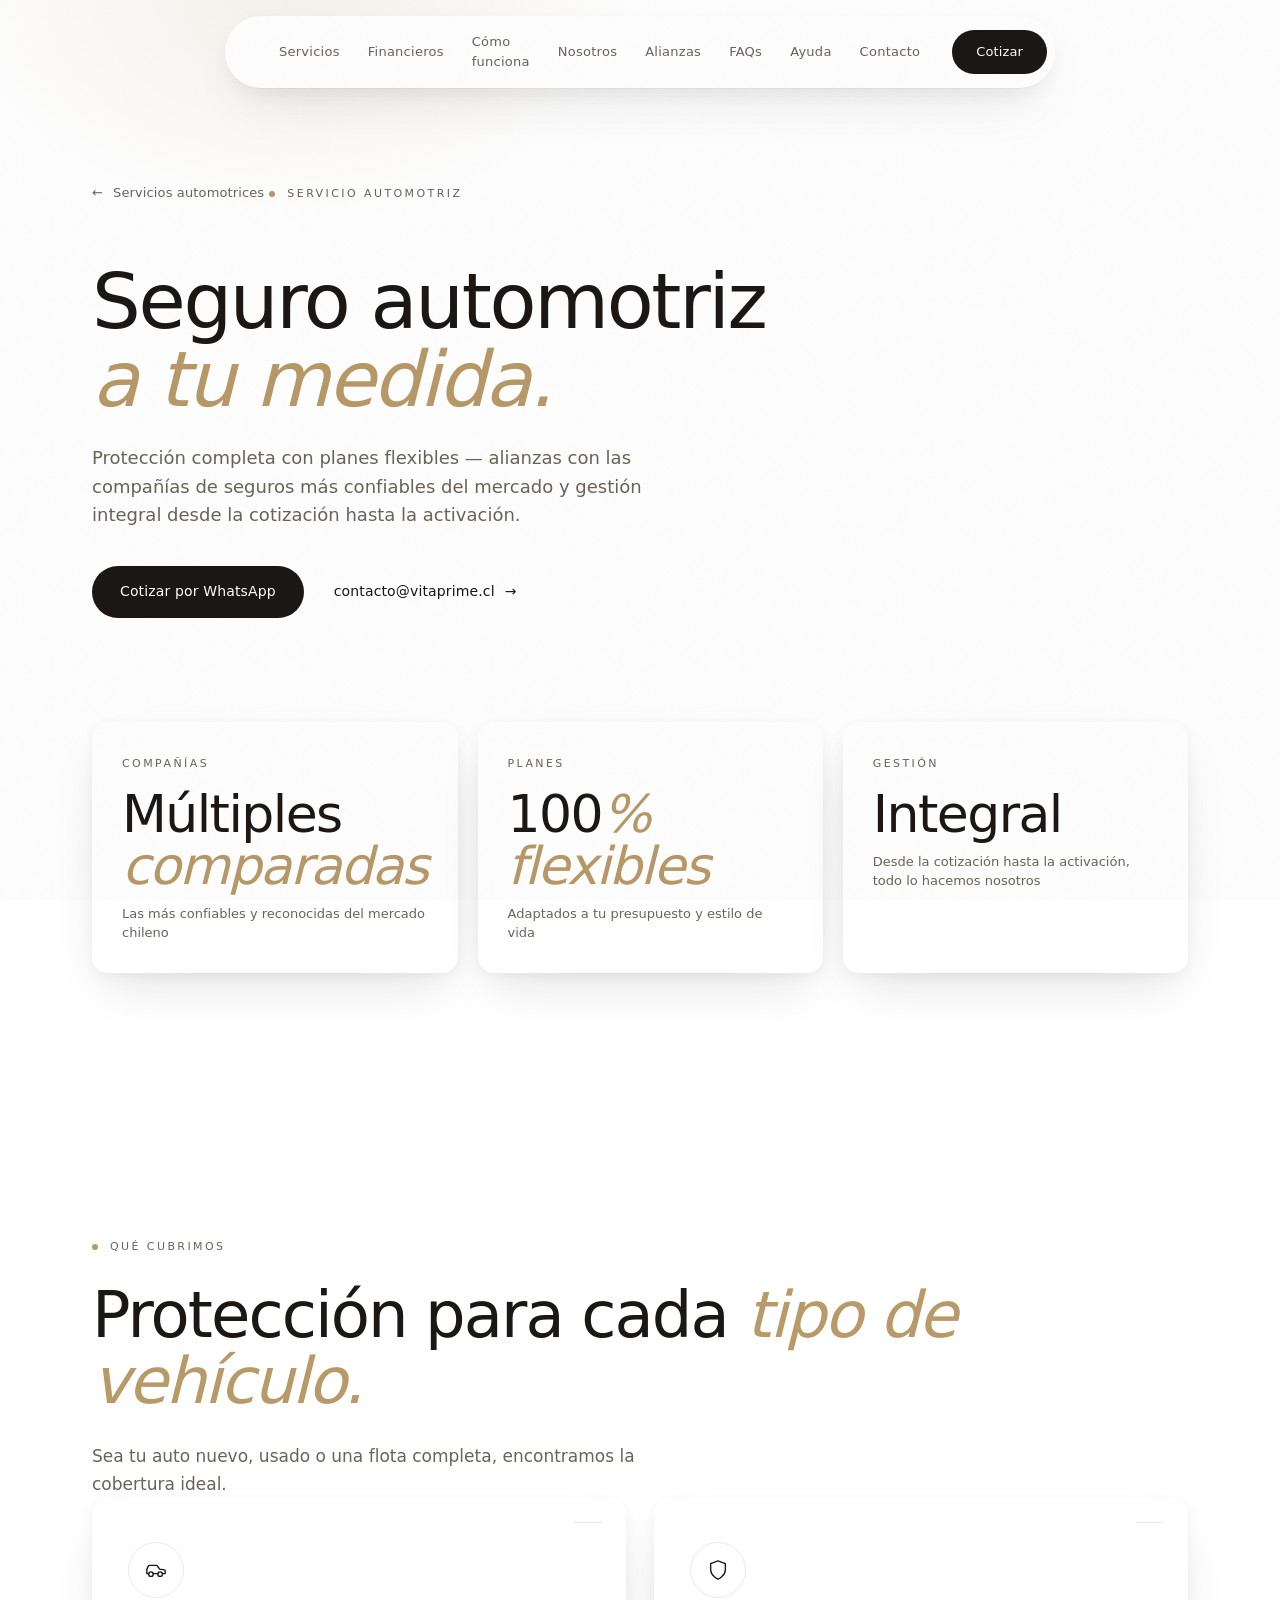
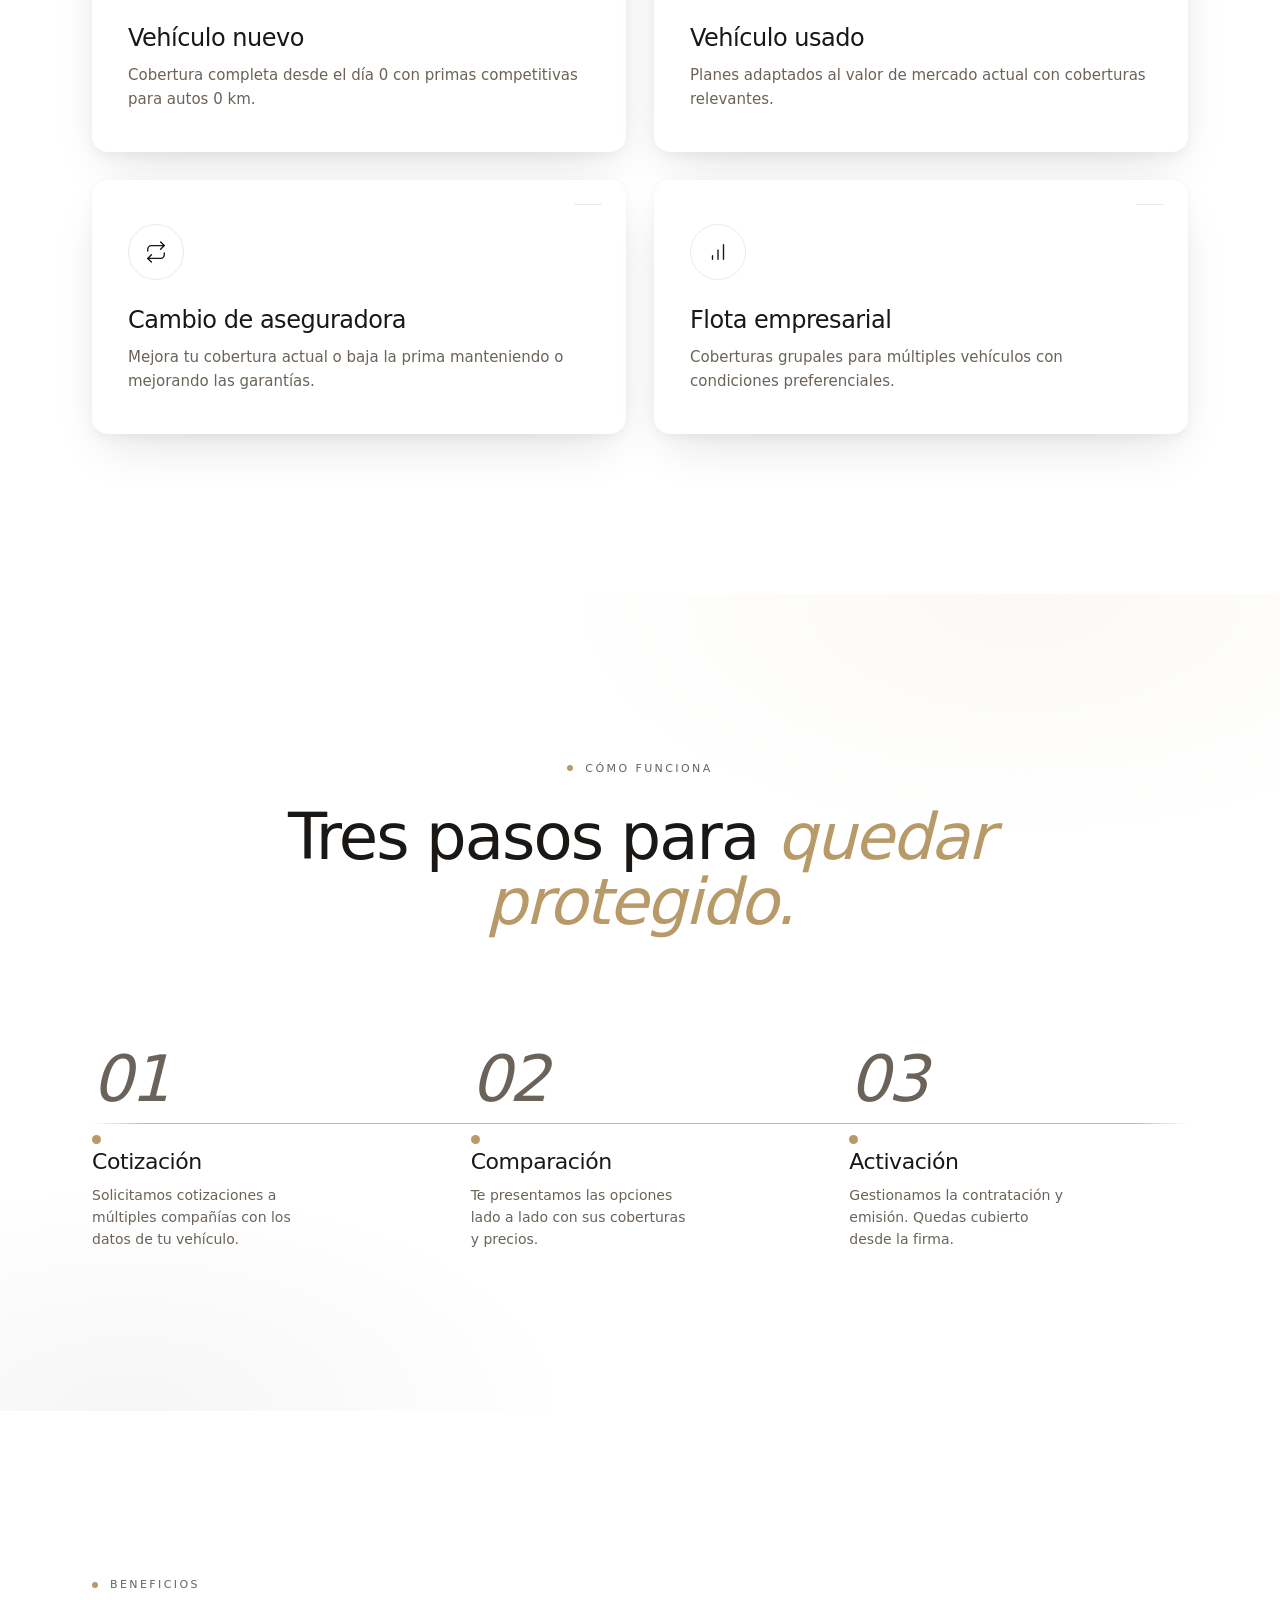
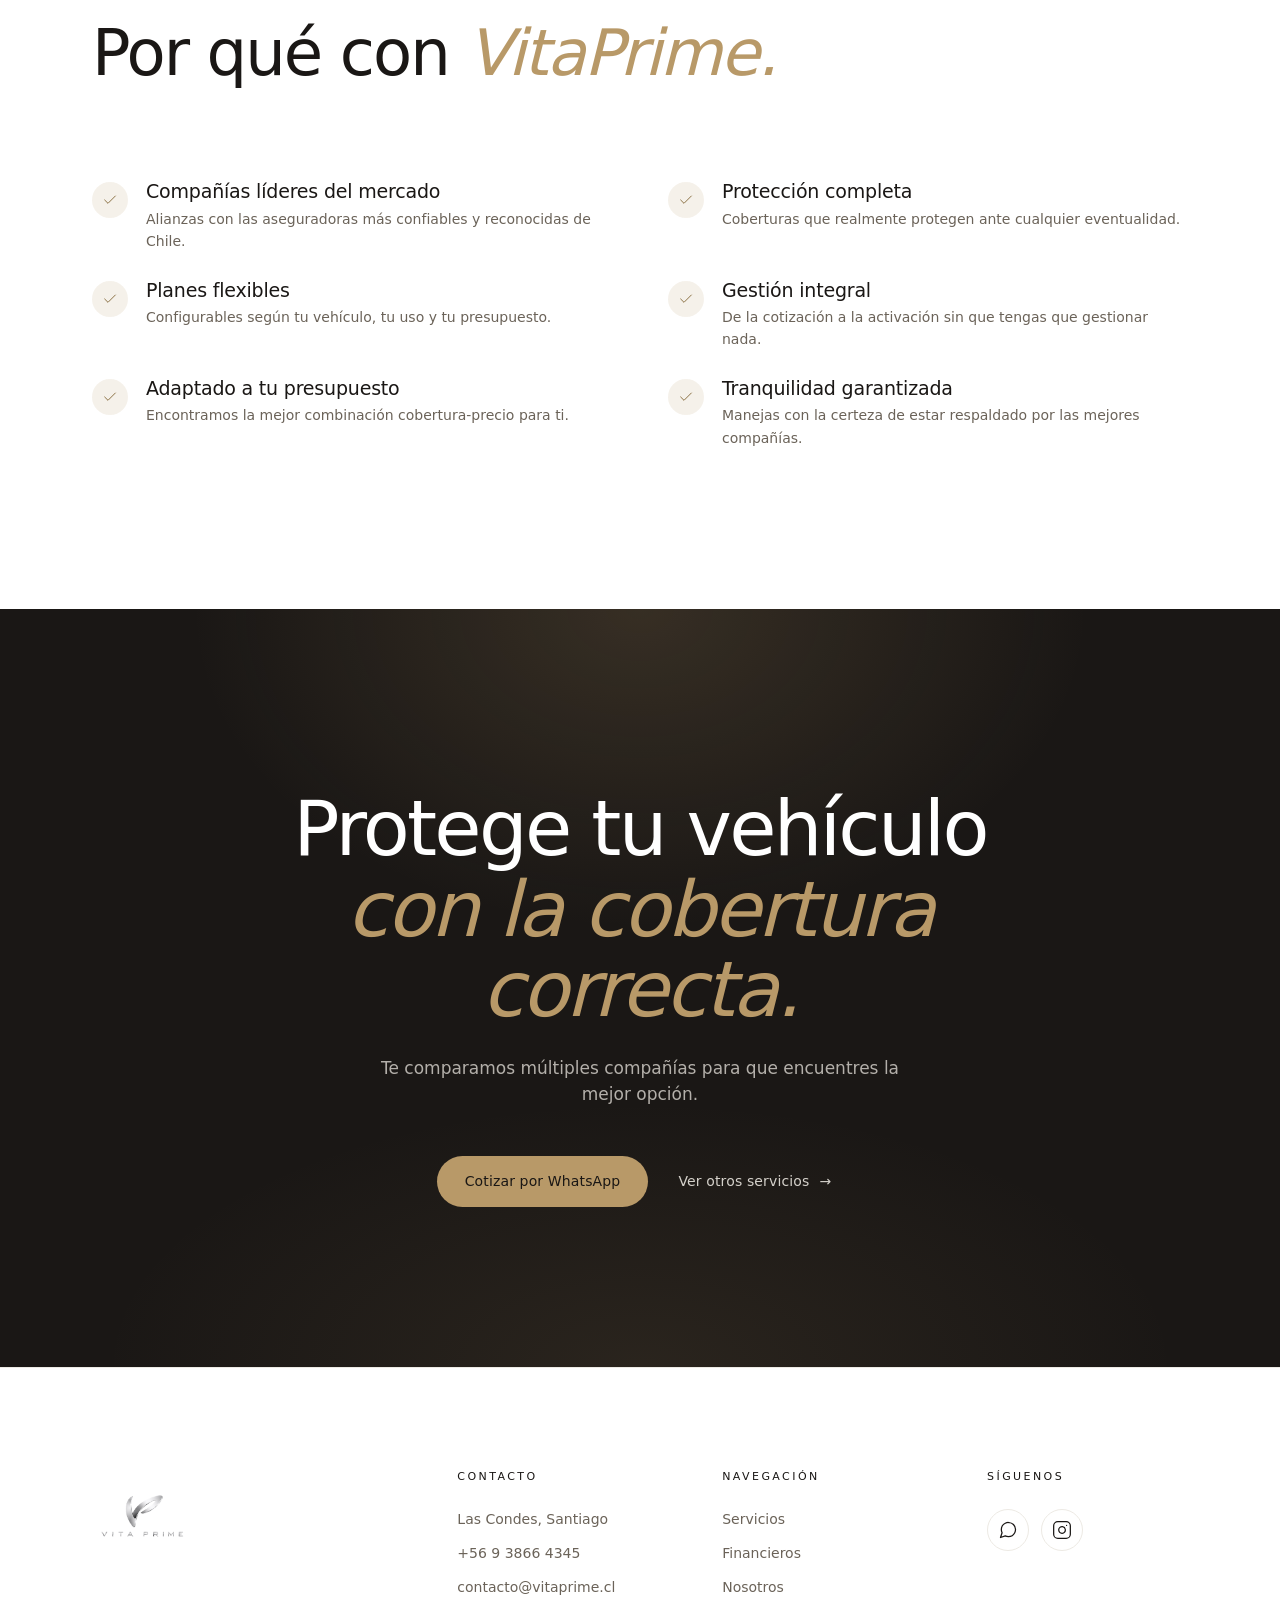
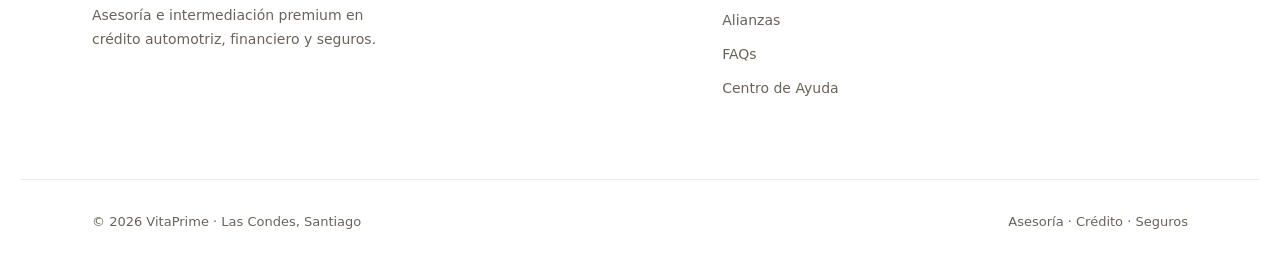
<file: productos/seguro-automotriz.html>
<!DOCTYPE html>
<html lang="es">
<head>
  <meta charset="UTF-8">
  <meta name="viewport" content="width=device-width, initial-scale=1.0">
  <title>Seguro Automotriz — VitaPrime</title>
  <meta name="description" content="Seguro automotriz VitaPrime: coberturas flexibles, alianzas con las compañías de seguros más confiables y reconocidas. Gestión integral desde cotización hasta activación.">
  <link rel="stylesheet" href="../styles/reset.css">
  <link rel="stylesheet" href="../styles/main.css">
</head>
<body>

  <header class="nav" id="nav">
    <div class="nav__inner">
      <a href="../index.html" class="nav__logo nav__logo--img" aria-label="VitaPrime inicio">
        <img src="../assets/logos/Logo%20VitaPrime.png" alt="VitaPrime">
      </a>
      <nav class="nav__links" id="navLinks">
        <a href="../index.html#servicios">Servicios</a>
        <a href="../index.html#financieros">Financieros</a>
        <a href="../index.html#proceso">Cómo funciona</a>
        <a href="../index.html#nosotros">Nosotros</a>
        <a href="../index.html#alianzas">Alianzas</a>
        <a href="../index.html#faqs">FAQs</a>
        <a href="../recursos/centro-de-ayuda.html">Ayuda</a>
        <a href="../index.html#contacto">Contacto</a>
      </nav>
      <a href="https://wa.me/56938664345" target="_blank" rel="noopener" class="btn btn--primary nav__cta">Cotizar</a>
      <button class="nav__burger" id="navBurger" aria-label="Abrir menú" aria-expanded="false">
        <span></span><span></span><span></span>
      </button>
    </div>
  </header>

  <section class="product-top">
    <div class="container">
      <a href="../index.html#servicios" class="product-top__back">
        <span aria-hidden="true">←</span> Servicios automotrices
      </a>
      <span class="eyebrow">Servicio automotriz</span>
      <h1 class="product-top__title">
        Seguro automotriz <span class="muted">a tu medida.</span>
      </h1>
      <p class="product-top__lead">
        Protección completa con planes flexibles — alianzas con las compañías de seguros
        más confiables del mercado y gestión integral desde la cotización hasta la activación.
      </p>
      <div class="product-top__ctas">
        <a href="https://wa.me/56938664345" target="_blank" rel="noopener" class="btn btn--primary">Cotizar por WhatsApp</a>
        <a href="mailto:contacto@vitaprime.cl" class="btn btn--ghost">contacto@vitaprime.cl <span class="arrow" aria-hidden="true">→</span></a>
      </div>
    </div>
  </section>

  <section class="product-stats">
    <div class="container product-stats__inner">
      <article class="card-float product-stat">
        <span class="product-stat__eyebrow">Compañías</span>
        <div class="product-stat__value">Múltiples<span> comparadas</span></div>
        <div class="product-stat__label">Las más confiables y reconocidas del mercado chileno</div>
      </article>
      <article class="card-float product-stat">
        <span class="product-stat__eyebrow">Planes</span>
        <div class="product-stat__value">100<span>% flexibles</span></div>
        <div class="product-stat__label">Adaptados a tu presupuesto y estilo de vida</div>
      </article>
      <article class="card-float product-stat">
        <span class="product-stat__eyebrow">Gestión</span>
        <div class="product-stat__value">Integral</div>
        <div class="product-stat__label">Desde la cotización hasta la activación, todo lo hacemos nosotros</div>
      </article>
    </div>
  </section>

  <section class="section" id="usos">
    <div class="container product-grid">
      <header class="product-grid__head">
        <span class="eyebrow">Qué cubrimos</span>
        <h2 class="section__title">Protección para cada <span class="muted">tipo de vehículo.</span></h2>
        <p class="section__lead">
          Sea tu auto nuevo, usado o una flota completa, encontramos la cobertura ideal.
        </p>
      </header>

      <div class="grid grid--2x2">
        <article class="card-float service">
          <div class="service__icon" aria-hidden="true">
            <svg viewBox="0 0 24 24" fill="none" stroke="currentColor" stroke-width="1.5" stroke-linecap="round" stroke-linejoin="round"><path d="M14 16H9m10 0h3v-3.15a1 1 0 0 0-.84-.99L16 11l-2.7-3.6a1 1 0 0 0-.8-.4H5.24a2 2 0 0 0-1.8 1.1l-.8 1.63A6 6 0 0 0 2 12.42V16h2"/><circle cx="6.5" cy="16.5" r="2.5"/><circle cx="16.5" cy="16.5" r="2.5"/></svg>
          </div>
          <h3 class="service__title">Vehículo nuevo</h3>
          <p class="service__desc">Cobertura completa desde el día 0 con primas competitivas para autos 0 km.</p>
        </article>

        <article class="card-float service">
          <div class="service__icon" aria-hidden="true">
            <svg viewBox="0 0 24 24" fill="none" stroke="currentColor" stroke-width="1.5" stroke-linecap="round" stroke-linejoin="round"><path d="M12 22s8-4 8-10V5l-8-3-8 3v7c0 6 8 10 8 10z"/></svg>
          </div>
          <h3 class="service__title">Vehículo usado</h3>
          <p class="service__desc">Planes adaptados al valor de mercado actual con coberturas relevantes.</p>
        </article>

        <article class="card-float service">
          <div class="service__icon" aria-hidden="true">
            <svg viewBox="0 0 24 24" fill="none" stroke="currentColor" stroke-width="1.5" stroke-linecap="round" stroke-linejoin="round"><polyline points="17 1 21 5 17 9"/><path d="M3 11V9a4 4 0 0 1 4-4h14"/><polyline points="7 23 3 19 7 15"/><path d="M21 13v2a4 4 0 0 1-4 4H3"/></svg>
          </div>
          <h3 class="service__title">Cambio de aseguradora</h3>
          <p class="service__desc">Mejora tu cobertura actual o baja la prima manteniendo o mejorando las garantías.</p>
        </article>

        <article class="card-float service">
          <div class="service__icon" aria-hidden="true">
            <svg viewBox="0 0 24 24" fill="none" stroke="currentColor" stroke-width="1.5" stroke-linecap="round" stroke-linejoin="round"><line x1="12" y1="20" x2="12" y2="10"/><line x1="18" y1="20" x2="18" y2="4"/><line x1="6" y1="20" x2="6" y2="16"/></svg>
          </div>
          <h3 class="service__title">Flota empresarial</h3>
          <p class="service__desc">Coberturas grupales para múltiples vehículos con condiciones preferenciales.</p>
        </article>
      </div>
    </div>
  </section>

  <section class="section section--alt">
    <div class="container">
      <header class="section__head section__head--center">
        <span class="eyebrow">Cómo funciona</span>
        <h2 class="section__title">Tres pasos para <span class="muted">quedar protegido.</span></h2>
      </header>
      <ol class="process">
        <li class="process__step">
          <span class="process__num">01</span>
          <h3 class="process__title">Cotización</h3>
          <p class="process__desc">Solicitamos cotizaciones a múltiples compañías con los datos de tu vehículo.</p>
        </li>
        <li class="process__step">
          <span class="process__num">02</span>
          <h3 class="process__title">Comparación</h3>
          <p class="process__desc">Te presentamos las opciones lado a lado con sus coberturas y precios.</p>
        </li>
        <li class="process__step">
          <span class="process__num">03</span>
          <h3 class="process__title">Activación</h3>
          <p class="process__desc">Gestionamos la contratación y emisión. Quedas cubierto desde la firma.</p>
        </li>
        <span class="process__line" aria-hidden="true"></span>
      </ol>
    </div>
  </section>

  <section class="section">
    <div class="container product-benefits">
      <header class="section__head">
        <span class="eyebrow">Beneficios</span>
        <h2 class="section__title">Por qué con <span class="muted">VitaPrime.</span></h2>
      </header>
      <ul class="benefits-list">
        <li class="benefits-list__item">
          <div class="benefits-list__icon" aria-hidden="true"><svg viewBox="0 0 24 24" fill="none" stroke="currentColor" stroke-width="1.5" stroke-linecap="round" stroke-linejoin="round"><polyline points="20 6 9 17 4 12"/></svg></div>
          <div><h3>Compañías líderes del mercado</h3><p>Alianzas con las aseguradoras más confiables y reconocidas de Chile.</p></div>
        </li>
        <li class="benefits-list__item">
          <div class="benefits-list__icon" aria-hidden="true"><svg viewBox="0 0 24 24" fill="none" stroke="currentColor" stroke-width="1.5" stroke-linecap="round" stroke-linejoin="round"><polyline points="20 6 9 17 4 12"/></svg></div>
          <div><h3>Protección completa</h3><p>Coberturas que realmente protegen ante cualquier eventualidad.</p></div>
        </li>
        <li class="benefits-list__item">
          <div class="benefits-list__icon" aria-hidden="true"><svg viewBox="0 0 24 24" fill="none" stroke="currentColor" stroke-width="1.5" stroke-linecap="round" stroke-linejoin="round"><polyline points="20 6 9 17 4 12"/></svg></div>
          <div><h3>Planes flexibles</h3><p>Configurables según tu vehículo, tu uso y tu presupuesto.</p></div>
        </li>
        <li class="benefits-list__item">
          <div class="benefits-list__icon" aria-hidden="true"><svg viewBox="0 0 24 24" fill="none" stroke="currentColor" stroke-width="1.5" stroke-linecap="round" stroke-linejoin="round"><polyline points="20 6 9 17 4 12"/></svg></div>
          <div><h3>Gestión integral</h3><p>De la cotización a la activación sin que tengas que gestionar nada.</p></div>
        </li>
        <li class="benefits-list__item">
          <div class="benefits-list__icon" aria-hidden="true"><svg viewBox="0 0 24 24" fill="none" stroke="currentColor" stroke-width="1.5" stroke-linecap="round" stroke-linejoin="round"><polyline points="20 6 9 17 4 12"/></svg></div>
          <div><h3>Adaptado a tu presupuesto</h3><p>Encontramos la mejor combinación cobertura-precio para ti.</p></div>
        </li>
        <li class="benefits-list__item">
          <div class="benefits-list__icon" aria-hidden="true"><svg viewBox="0 0 24 24" fill="none" stroke="currentColor" stroke-width="1.5" stroke-linecap="round" stroke-linejoin="round"><polyline points="20 6 9 17 4 12"/></svg></div>
          <div><h3>Tranquilidad garantizada</h3><p>Manejas con la certeza de estar respaldado por las mejores compañías.</p></div>
        </li>
      </ul>
    </div>
  </section>

  <section class="cta-final">
    <div class="container">
      <h2 class="cta-final__title">
        <span class="heavy">Protege tu vehículo</span>
        <span class="light">con la cobertura correcta.</span>
      </h2>
      <p class="cta-final__lead">Te comparamos múltiples compañías para que encuentres la mejor opción.</p>
      <div class="cta-final__buttons">
        <a href="https://wa.me/56938664345" target="_blank" rel="noopener" class="btn btn--bronze">Cotizar por WhatsApp</a>
        <a href="../index.html#servicios" class="btn btn--ghost">Ver otros servicios <span class="arrow" aria-hidden="true">→</span></a>
      </div>
    </div>
  </section>

  <footer class="footer" id="contacto">
    <div class="container footer__inner">
      <div class="footer__col">
        <a href="../index.html" class="footer__logo" aria-label="VitaPrime"><img src="../assets/logos/Logo%20VitaPrime.png" alt="VitaPrime"></a>
        <p class="footer__about">Asesoría e intermediación premium en crédito automotriz, financiero y seguros.</p>
      </div>
      <div class="footer__col">
        <h5 class="footer__title">Contacto</h5>
        <ul class="footer__list">
          <li>Las Condes, Santiago</li>
          <li><a href="tel:+56938664345">+56 9 3866 4345</a></li>
          <li><a href="mailto:contacto@vitaprime.cl">contacto@vitaprime.cl</a></li>
        </ul>
      </div>
      <div class="footer__col">
        <h5 class="footer__title">Navegación</h5>
        <ul class="footer__list">
          <li><a href="../index.html#servicios">Servicios</a></li>
          <li><a href="../index.html#financieros">Financieros</a></li>
          <li><a href="../index.html#nosotros">Nosotros</a></li>
          <li><a href="../index.html#alianzas">Alianzas</a></li>
          <li><a href="../index.html#faqs">FAQs</a></li>
          <li><a href="../recursos/centro-de-ayuda.html">Centro de Ayuda</a></li>
        </ul>
      </div>
      <div class="footer__col">
        <h5 class="footer__title">Síguenos</h5>
        <div class="footer__social">
          <a href="https://wa.me/56938664345" target="_blank" rel="noopener" aria-label="WhatsApp"><svg viewBox="0 0 24 24" fill="none" stroke="currentColor" stroke-width="1.5" stroke-linecap="round" stroke-linejoin="round" width="20" height="20"><path d="M21 11.5a8.38 8.38 0 0 1-.9 3.8 8.5 8.5 0 0 1-7.6 4.7 8.38 8.38 0 0 1-3.8-.9L3 21l1.9-5.7a8.38 8.38 0 0 1-.9-3.8 8.5 8.5 0 0 1 4.7-7.6 8.38 8.38 0 0 1 3.8-.9h.5a8.48 8.48 0 0 1 8 8v.5z"/></svg></a>
          <a href="https://www.instagram.com/vitaprime.cl/" target="_blank" rel="noopener" aria-label="Instagram"><svg viewBox="0 0 24 24" fill="none" stroke="currentColor" stroke-width="1.5" stroke-linecap="round" stroke-linejoin="round" width="20" height="20"><rect x="2" y="2" width="20" height="20" rx="5" ry="5"/><path d="M16 11.37A4 4 0 1 1 12.63 8 4 4 0 0 1 16 11.37z"/><line x1="17.5" y1="6.5" x2="17.51" y2="6.5"/></svg></a>
        </div>
      </div>
    </div>
    <div class="footer__bottom container">
      <span>© <span id="year"></span> VitaPrime · Las Condes, Santiago</span>
      <span class="footer__credit">Asesoría · Crédito · Seguros</span>
    </div>
  </footer>

  <script src="../scripts/main.js" defer></script>
</body>
</html>
</file>
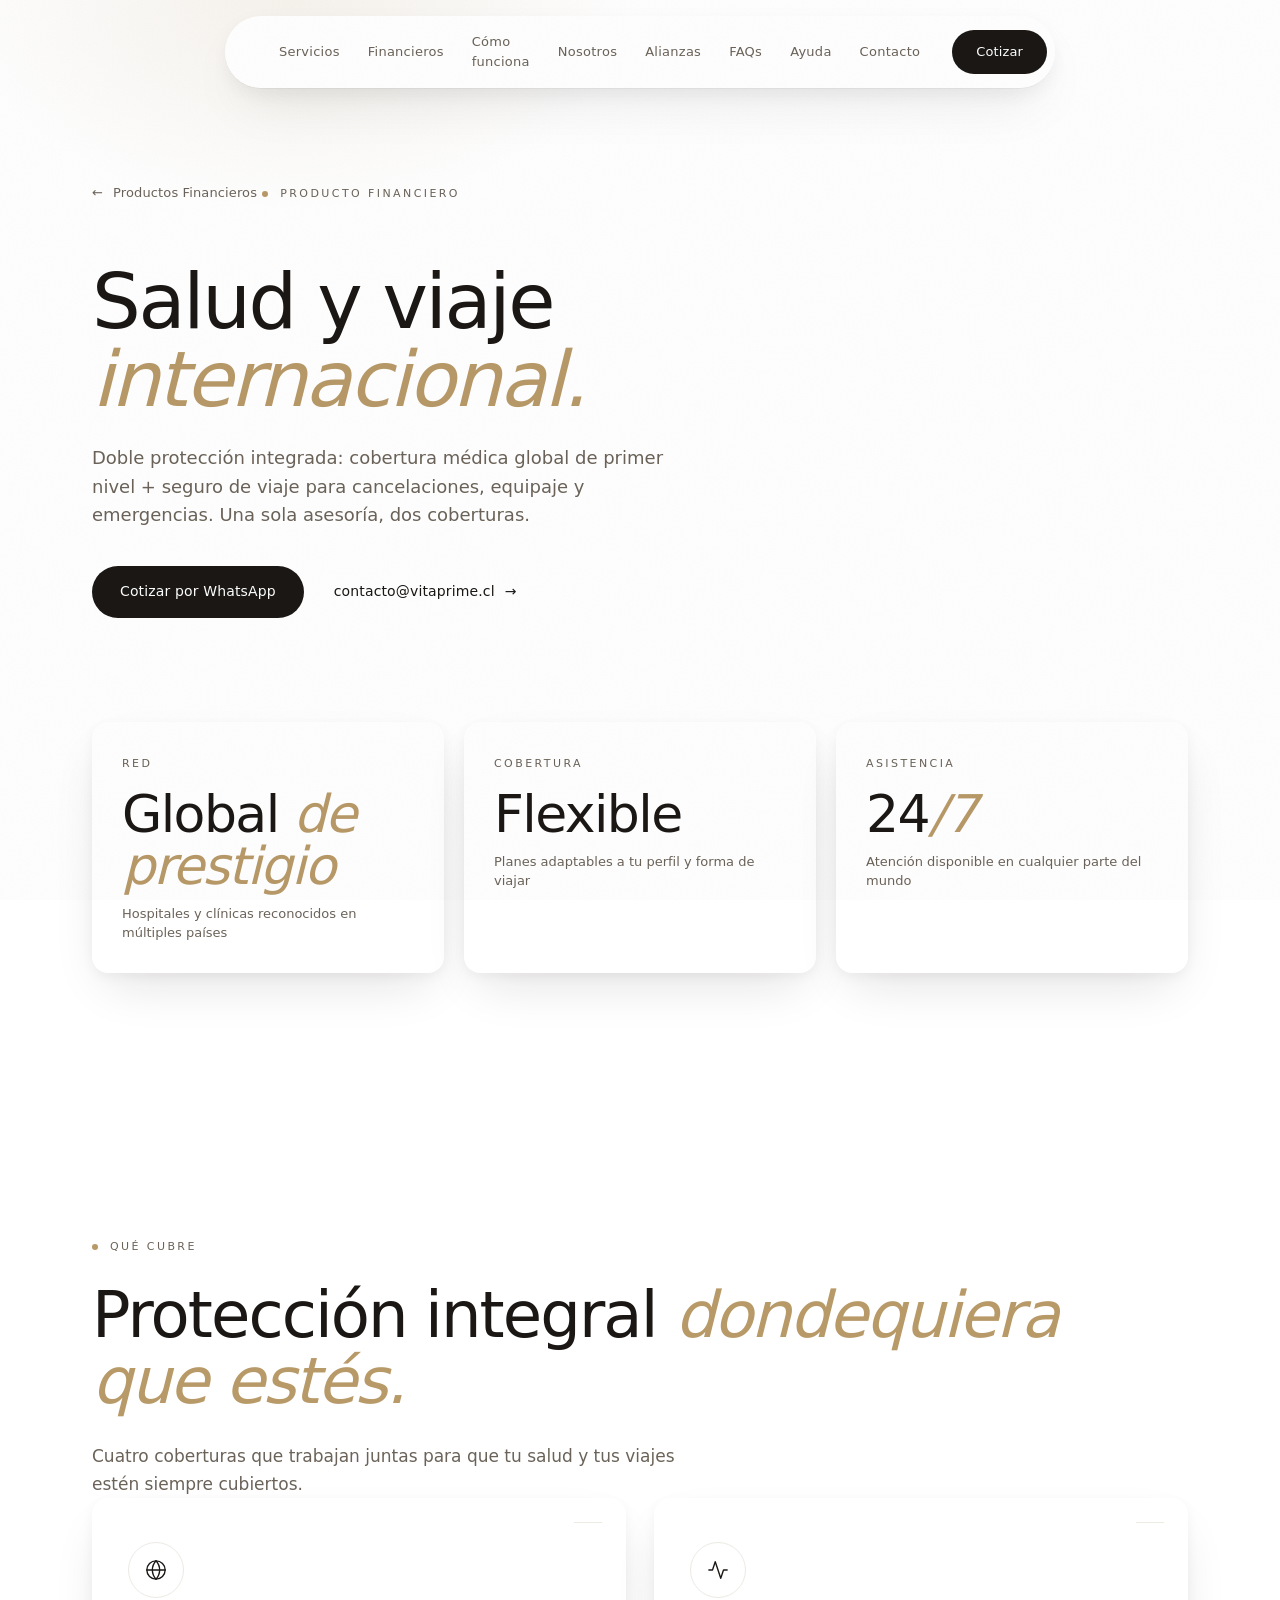
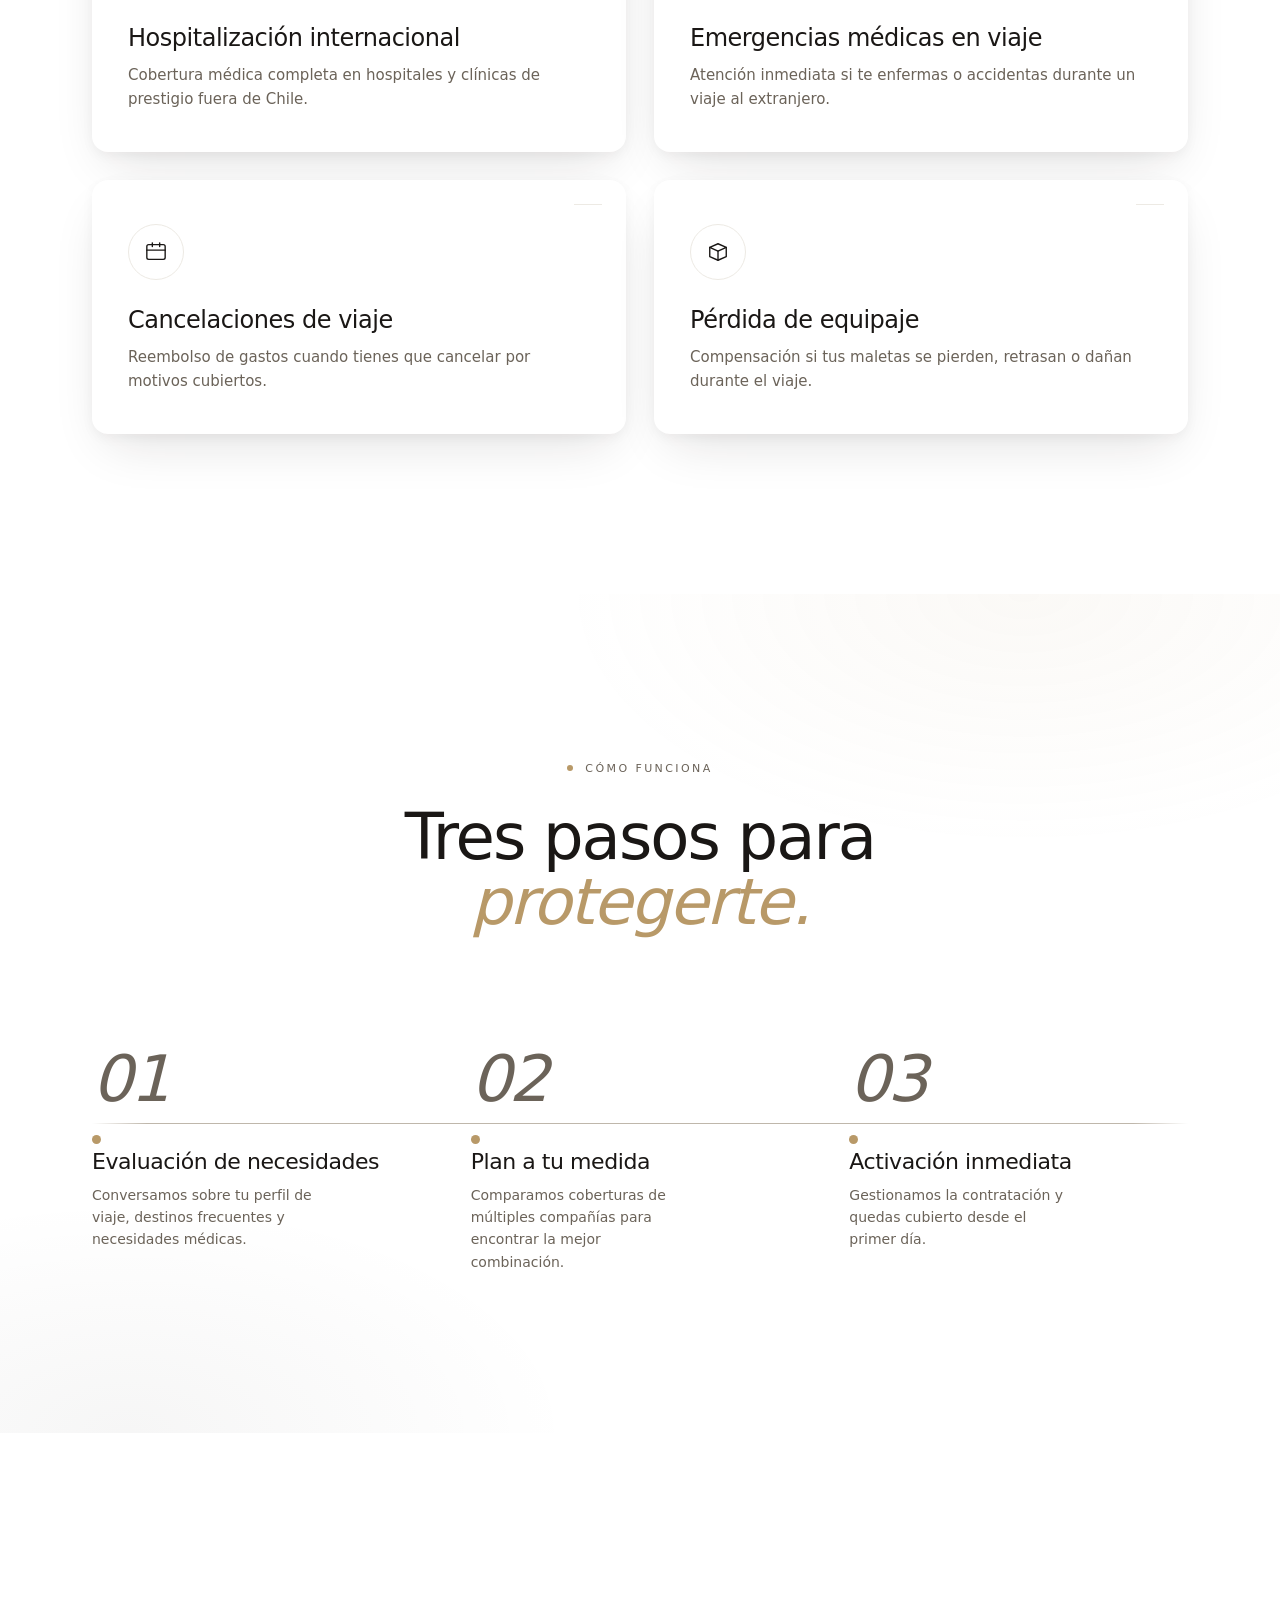
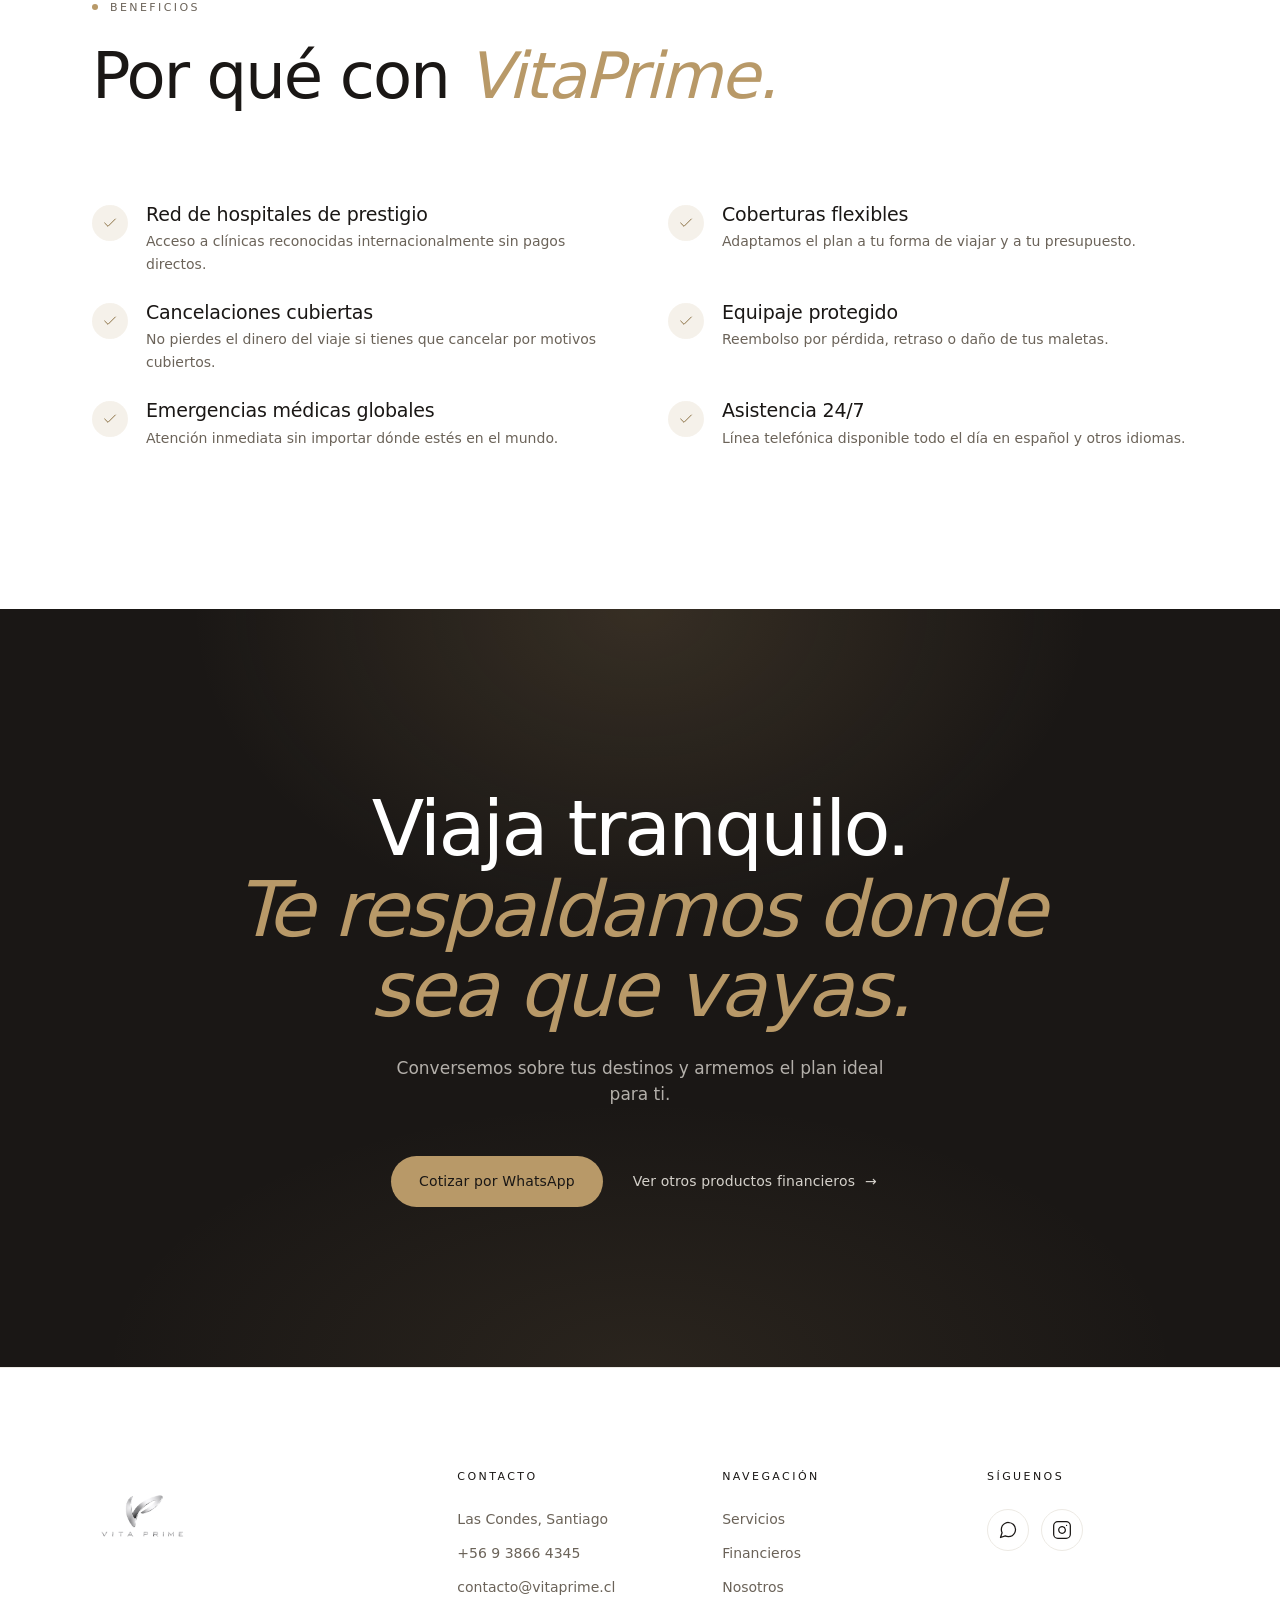
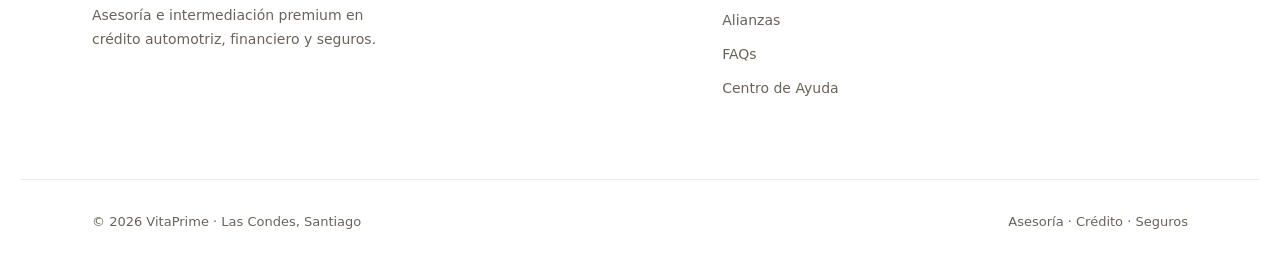
<file: productos/seguro-salud-internacional.html>
<!DOCTYPE html>
<html lang="es">
<head>
  <meta charset="UTF-8">
  <meta name="viewport" content="width=device-width, initial-scale=1.0">
  <title>Seguro de Salud Internacional y de Viaje — VitaPrime</title>
  <meta name="description" content="Doble cobertura: seguro de salud internacional con red global de hospitales y clínicas + seguro de viaje (cancelaciones, equipaje, emergencias). VitaPrime.">
  <link rel="stylesheet" href="../styles/reset.css">
  <link rel="stylesheet" href="../styles/main.css">
</head>
<body>

  <header class="nav" id="nav">
    <div class="nav__inner">
      <a href="../index.html" class="nav__logo nav__logo--img" aria-label="VitaPrime inicio">
        <img src="../assets/logos/Logo%20VitaPrime.png" alt="VitaPrime">
      </a>
      <nav class="nav__links" id="navLinks">
        <a href="../index.html#servicios">Servicios</a>
        <a href="../index.html#financieros">Financieros</a>
        <a href="../index.html#proceso">Cómo funciona</a>
        <a href="../index.html#nosotros">Nosotros</a>
        <a href="../index.html#alianzas">Alianzas</a>
        <a href="../index.html#faqs">FAQs</a>
        <a href="../recursos/centro-de-ayuda.html">Ayuda</a>
        <a href="../index.html#contacto">Contacto</a>
      </nav>
      <a href="https://wa.me/56938664345" target="_blank" rel="noopener" class="btn btn--primary nav__cta">Cotizar</a>
      <button class="nav__burger" id="navBurger" aria-label="Abrir menú" aria-expanded="false">
        <span></span><span></span><span></span>
      </button>
    </div>
  </header>

  <section class="product-top">
    <div class="container">
      <a href="../index.html#financieros" class="product-top__back">
        <span aria-hidden="true">←</span> Productos Financieros
      </a>
      <span class="eyebrow">Producto financiero</span>
      <h1 class="product-top__title">
        Salud y viaje <span class="muted">internacional.</span>
      </h1>
      <p class="product-top__lead">
        Doble protección integrada: cobertura médica global de primer nivel + seguro
        de viaje para cancelaciones, equipaje y emergencias. Una sola asesoría, dos coberturas.
      </p>
      <div class="product-top__ctas">
        <a href="https://wa.me/56938664345" target="_blank" rel="noopener" class="btn btn--primary">Cotizar por WhatsApp</a>
        <a href="mailto:contacto@vitaprime.cl" class="btn btn--ghost">contacto@vitaprime.cl <span class="arrow" aria-hidden="true">→</span></a>
      </div>
    </div>
  </section>

  <section class="product-stats">
    <div class="container product-stats__inner">
      <article class="card-float product-stat">
        <span class="product-stat__eyebrow">Red</span>
        <div class="product-stat__value">Global<span> de prestigio</span></div>
        <div class="product-stat__label">Hospitales y clínicas reconocidos en múltiples países</div>
      </article>
      <article class="card-float product-stat">
        <span class="product-stat__eyebrow">Cobertura</span>
        <div class="product-stat__value">Flexible</div>
        <div class="product-stat__label">Planes adaptables a tu perfil y forma de viajar</div>
      </article>
      <article class="card-float product-stat">
        <span class="product-stat__eyebrow">Asistencia</span>
        <div class="product-stat__value">24<span>/7</span></div>
        <div class="product-stat__label">Atención disponible en cualquier parte del mundo</div>
      </article>
    </div>
  </section>

  <section class="section" id="usos">
    <div class="container product-grid">
      <header class="product-grid__head">
        <span class="eyebrow">Qué cubre</span>
        <h2 class="section__title">Protección integral <span class="muted">dondequiera que estés.</span></h2>
        <p class="section__lead">
          Cuatro coberturas que trabajan juntas para que tu salud y tus viajes estén siempre cubiertos.
        </p>
      </header>

      <div class="grid grid--2x2">
        <article class="card-float service">
          <div class="service__icon" aria-hidden="true">
            <svg viewBox="0 0 24 24" fill="none" stroke="currentColor" stroke-width="1.5" stroke-linecap="round" stroke-linejoin="round"><circle cx="12" cy="12" r="10"/><line x1="2" y1="12" x2="22" y2="12"/><path d="M12 2a15.3 15.3 0 0 1 4 10 15.3 15.3 0 0 1-4 10 15.3 15.3 0 0 1-4-10 15.3 15.3 0 0 1 4-10z"/></svg>
          </div>
          <h3 class="service__title">Hospitalización internacional</h3>
          <p class="service__desc">Cobertura médica completa en hospitales y clínicas de prestigio fuera de Chile.</p>
        </article>

        <article class="card-float service">
          <div class="service__icon" aria-hidden="true">
            <svg viewBox="0 0 24 24" fill="none" stroke="currentColor" stroke-width="1.5" stroke-linecap="round" stroke-linejoin="round"><path d="M22 12h-4l-3 9L9 3l-3 9H2"/></svg>
          </div>
          <h3 class="service__title">Emergencias médicas en viaje</h3>
          <p class="service__desc">Atención inmediata si te enfermas o accidentas durante un viaje al extranjero.</p>
        </article>

        <article class="card-float service">
          <div class="service__icon" aria-hidden="true">
            <svg viewBox="0 0 24 24" fill="none" stroke="currentColor" stroke-width="1.5" stroke-linecap="round" stroke-linejoin="round"><rect x="2" y="4" width="20" height="16" rx="2"/><line x1="2" y1="10" x2="22" y2="10"/><line x1="8" y1="2" x2="8" y2="6"/><line x1="16" y1="2" x2="16" y2="6"/></svg>
          </div>
          <h3 class="service__title">Cancelaciones de viaje</h3>
          <p class="service__desc">Reembolso de gastos cuando tienes que cancelar por motivos cubiertos.</p>
        </article>

        <article class="card-float service">
          <div class="service__icon" aria-hidden="true">
            <svg viewBox="0 0 24 24" fill="none" stroke="currentColor" stroke-width="1.5" stroke-linecap="round" stroke-linejoin="round"><path d="M3 7l9 4 9-4-9-4-9 4z"/><path d="M3 7v10l9 4 9-4V7"/><line x1="12" y1="11" x2="12" y2="21"/></svg>
          </div>
          <h3 class="service__title">Pérdida de equipaje</h3>
          <p class="service__desc">Compensación si tus maletas se pierden, retrasan o dañan durante el viaje.</p>
        </article>
      </div>
    </div>
  </section>

  <section class="section section--alt">
    <div class="container">
      <header class="section__head section__head--center">
        <span class="eyebrow">Cómo funciona</span>
        <h2 class="section__title">Tres pasos para <span class="muted">protegerte.</span></h2>
      </header>
      <ol class="process">
        <li class="process__step">
          <span class="process__num">01</span>
          <h3 class="process__title">Evaluación de necesidades</h3>
          <p class="process__desc">Conversamos sobre tu perfil de viaje, destinos frecuentes y necesidades médicas.</p>
        </li>
        <li class="process__step">
          <span class="process__num">02</span>
          <h3 class="process__title">Plan a tu medida</h3>
          <p class="process__desc">Comparamos coberturas de múltiples compañías para encontrar la mejor combinación.</p>
        </li>
        <li class="process__step">
          <span class="process__num">03</span>
          <h3 class="process__title">Activación inmediata</h3>
          <p class="process__desc">Gestionamos la contratación y quedas cubierto desde el primer día.</p>
        </li>
        <span class="process__line" aria-hidden="true"></span>
      </ol>
    </div>
  </section>

  <section class="section">
    <div class="container product-benefits">
      <header class="section__head">
        <span class="eyebrow">Beneficios</span>
        <h2 class="section__title">Por qué con <span class="muted">VitaPrime.</span></h2>
      </header>
      <ul class="benefits-list">
        <li class="benefits-list__item">
          <div class="benefits-list__icon" aria-hidden="true"><svg viewBox="0 0 24 24" fill="none" stroke="currentColor" stroke-width="1.5" stroke-linecap="round" stroke-linejoin="round"><polyline points="20 6 9 17 4 12"/></svg></div>
          <div><h3>Red de hospitales de prestigio</h3><p>Acceso a clínicas reconocidas internacionalmente sin pagos directos.</p></div>
        </li>
        <li class="benefits-list__item">
          <div class="benefits-list__icon" aria-hidden="true"><svg viewBox="0 0 24 24" fill="none" stroke="currentColor" stroke-width="1.5" stroke-linecap="round" stroke-linejoin="round"><polyline points="20 6 9 17 4 12"/></svg></div>
          <div><h3>Coberturas flexibles</h3><p>Adaptamos el plan a tu forma de viajar y a tu presupuesto.</p></div>
        </li>
        <li class="benefits-list__item">
          <div class="benefits-list__icon" aria-hidden="true"><svg viewBox="0 0 24 24" fill="none" stroke="currentColor" stroke-width="1.5" stroke-linecap="round" stroke-linejoin="round"><polyline points="20 6 9 17 4 12"/></svg></div>
          <div><h3>Cancelaciones cubiertas</h3><p>No pierdes el dinero del viaje si tienes que cancelar por motivos cubiertos.</p></div>
        </li>
        <li class="benefits-list__item">
          <div class="benefits-list__icon" aria-hidden="true"><svg viewBox="0 0 24 24" fill="none" stroke="currentColor" stroke-width="1.5" stroke-linecap="round" stroke-linejoin="round"><polyline points="20 6 9 17 4 12"/></svg></div>
          <div><h3>Equipaje protegido</h3><p>Reembolso por pérdida, retraso o daño de tus maletas.</p></div>
        </li>
        <li class="benefits-list__item">
          <div class="benefits-list__icon" aria-hidden="true"><svg viewBox="0 0 24 24" fill="none" stroke="currentColor" stroke-width="1.5" stroke-linecap="round" stroke-linejoin="round"><polyline points="20 6 9 17 4 12"/></svg></div>
          <div><h3>Emergencias médicas globales</h3><p>Atención inmediata sin importar dónde estés en el mundo.</p></div>
        </li>
        <li class="benefits-list__item">
          <div class="benefits-list__icon" aria-hidden="true"><svg viewBox="0 0 24 24" fill="none" stroke="currentColor" stroke-width="1.5" stroke-linecap="round" stroke-linejoin="round"><polyline points="20 6 9 17 4 12"/></svg></div>
          <div><h3>Asistencia 24/7</h3><p>Línea telefónica disponible todo el día en español y otros idiomas.</p></div>
        </li>
      </ul>
    </div>
  </section>

  <section class="cta-final">
    <div class="container">
      <h2 class="cta-final__title">
        <span class="heavy">Viaja tranquilo.</span>
        <span class="light">Te respaldamos donde sea que vayas.</span>
      </h2>
      <p class="cta-final__lead">Conversemos sobre tus destinos y armemos el plan ideal para ti.</p>
      <div class="cta-final__buttons">
        <a href="https://wa.me/56938664345" target="_blank" rel="noopener" class="btn btn--bronze">Cotizar por WhatsApp</a>
        <a href="../index.html#financieros" class="btn btn--ghost">Ver otros productos financieros <span class="arrow" aria-hidden="true">→</span></a>
      </div>
    </div>
  </section>

  <footer class="footer" id="contacto">
    <div class="container footer__inner">
      <div class="footer__col">
        <a href="../index.html" class="footer__logo" aria-label="VitaPrime"><img src="../assets/logos/Logo%20VitaPrime.png" alt="VitaPrime"></a>
        <p class="footer__about">Asesoría e intermediación premium en crédito automotriz, financiero y seguros.</p>
      </div>
      <div class="footer__col">
        <h5 class="footer__title">Contacto</h5>
        <ul class="footer__list">
          <li>Las Condes, Santiago</li>
          <li><a href="tel:+56938664345">+56 9 3866 4345</a></li>
          <li><a href="mailto:contacto@vitaprime.cl">contacto@vitaprime.cl</a></li>
        </ul>
      </div>
      <div class="footer__col">
        <h5 class="footer__title">Navegación</h5>
        <ul class="footer__list">
          <li><a href="../index.html#servicios">Servicios</a></li>
          <li><a href="../index.html#financieros">Financieros</a></li>
          <li><a href="../index.html#nosotros">Nosotros</a></li>
          <li><a href="../index.html#alianzas">Alianzas</a></li>
          <li><a href="../index.html#faqs">FAQs</a></li>
          <li><a href="../recursos/centro-de-ayuda.html">Centro de Ayuda</a></li>
        </ul>
      </div>
      <div class="footer__col">
        <h5 class="footer__title">Síguenos</h5>
        <div class="footer__social">
          <a href="https://wa.me/56938664345" target="_blank" rel="noopener" aria-label="WhatsApp"><svg viewBox="0 0 24 24" fill="none" stroke="currentColor" stroke-width="1.5" stroke-linecap="round" stroke-linejoin="round" width="20" height="20"><path d="M21 11.5a8.38 8.38 0 0 1-.9 3.8 8.5 8.5 0 0 1-7.6 4.7 8.38 8.38 0 0 1-3.8-.9L3 21l1.9-5.7a8.38 8.38 0 0 1-.9-3.8 8.5 8.5 0 0 1 4.7-7.6 8.38 8.38 0 0 1 3.8-.9h.5a8.48 8.48 0 0 1 8 8v.5z"/></svg></a>
          <a href="https://www.instagram.com/vitaprime.cl/" target="_blank" rel="noopener" aria-label="Instagram"><svg viewBox="0 0 24 24" fill="none" stroke="currentColor" stroke-width="1.5" stroke-linecap="round" stroke-linejoin="round" width="20" height="20"><rect x="2" y="2" width="20" height="20" rx="5" ry="5"/><path d="M16 11.37A4 4 0 1 1 12.63 8 4 4 0 0 1 16 11.37z"/><line x1="17.5" y1="6.5" x2="17.51" y2="6.5"/></svg></a>
        </div>
      </div>
    </div>
    <div class="footer__bottom container">
      <span>© <span id="year"></span> VitaPrime · Las Condes, Santiago</span>
      <span class="footer__credit">Asesoría · Crédito · Seguros</span>
    </div>
  </footer>

  <script src="../scripts/main.js" defer></script>
</body>
</html>
</file>
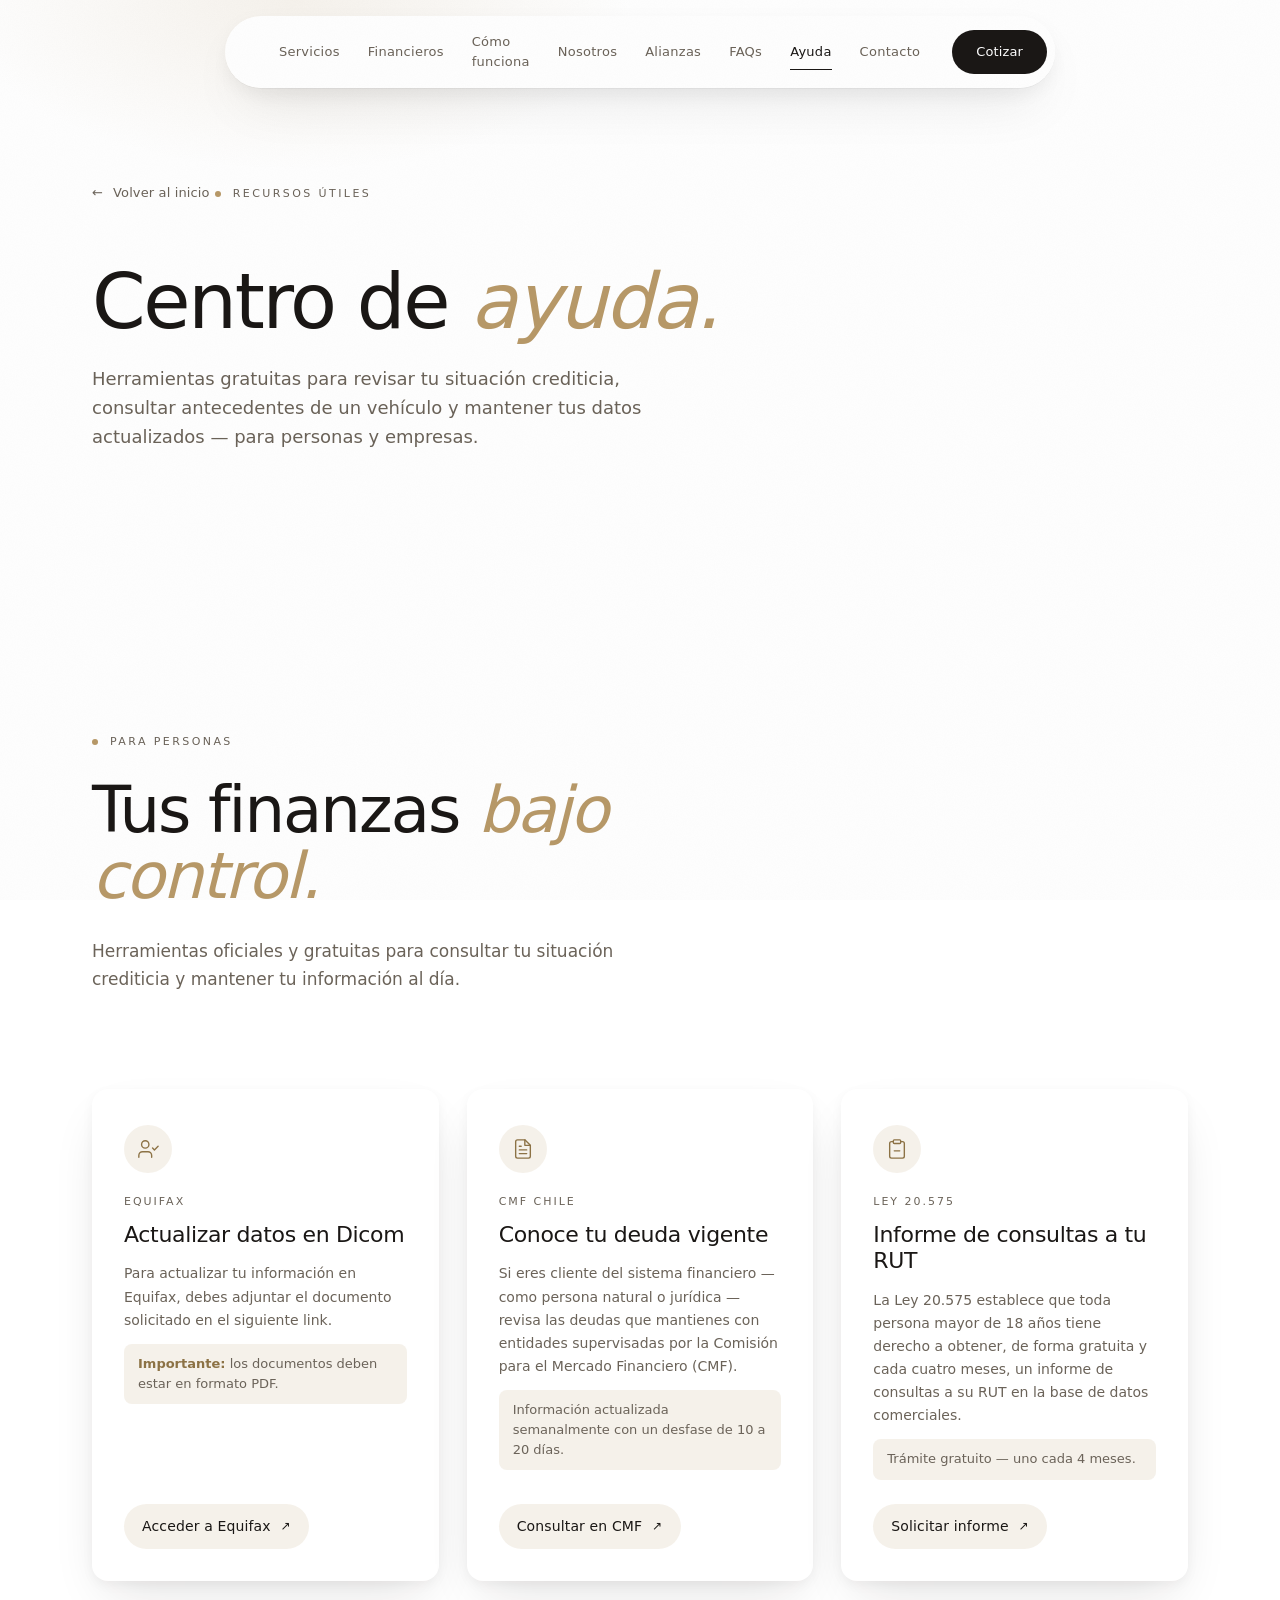
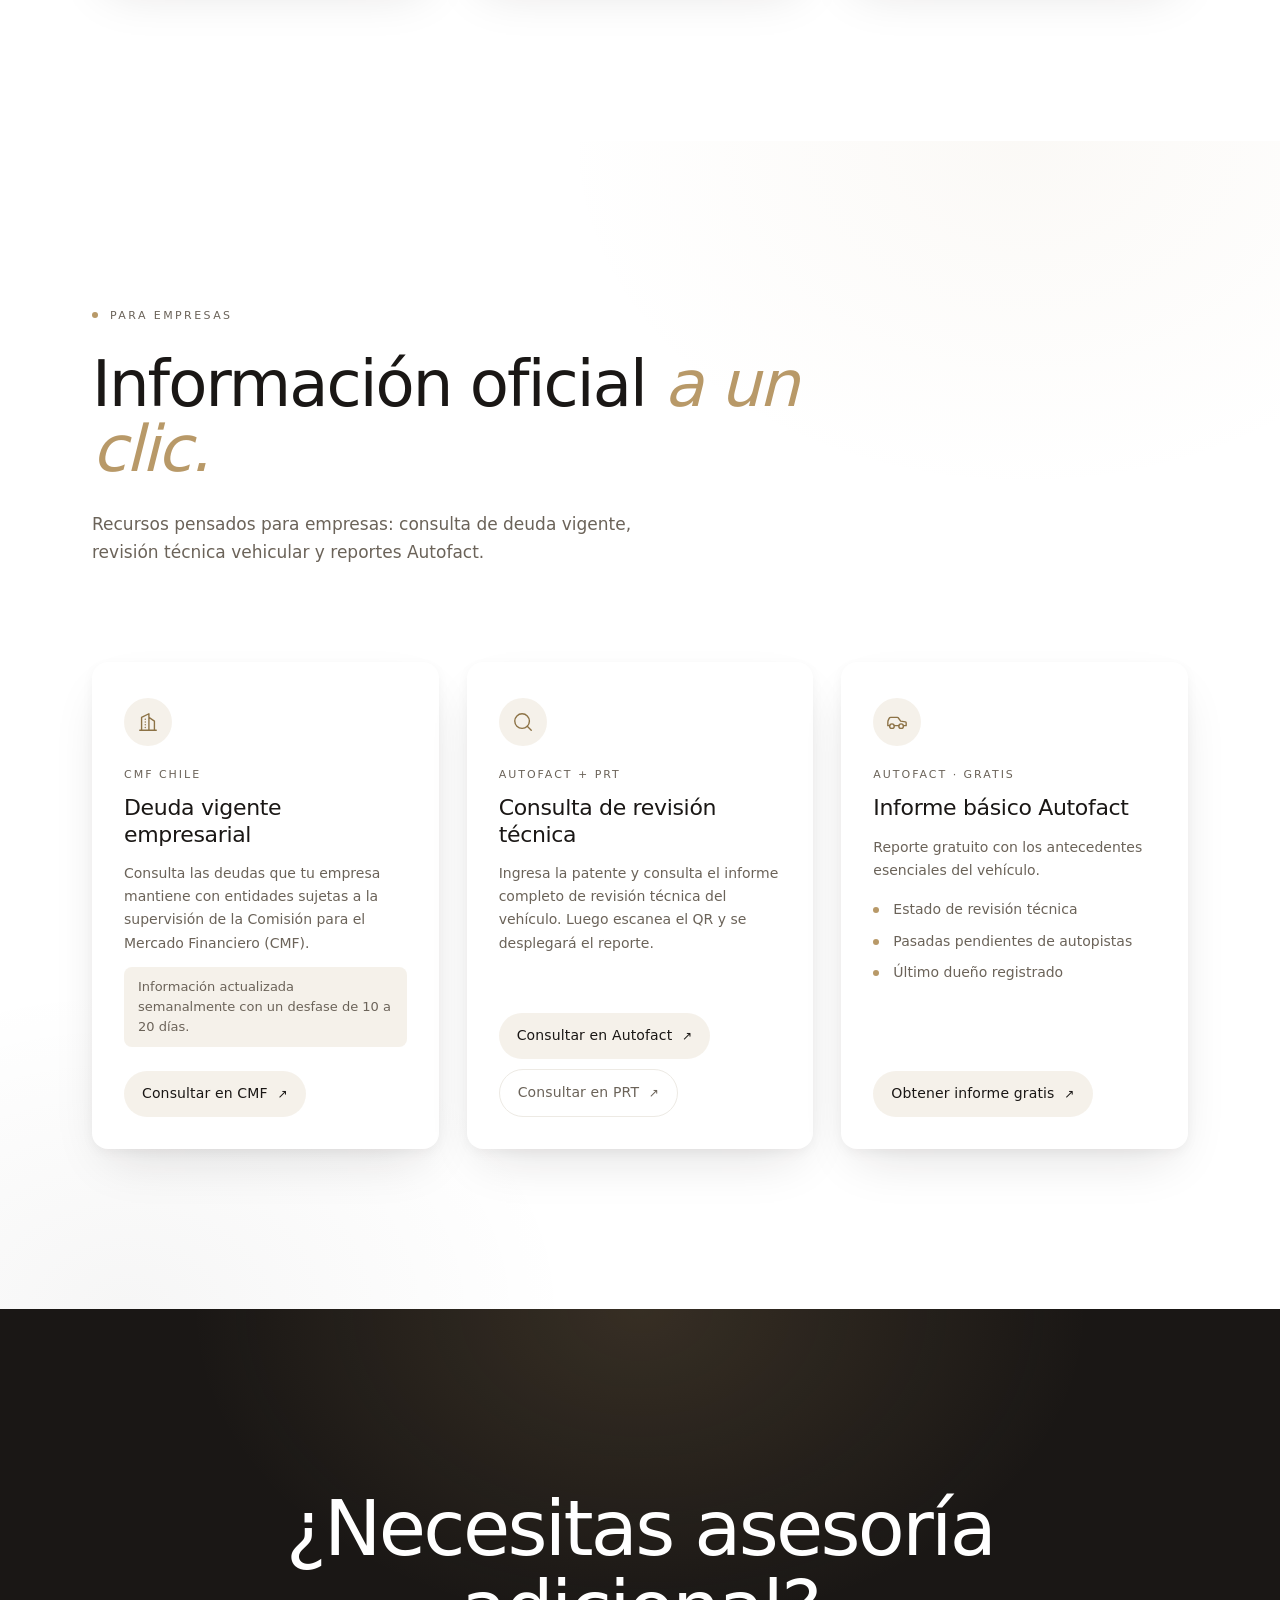
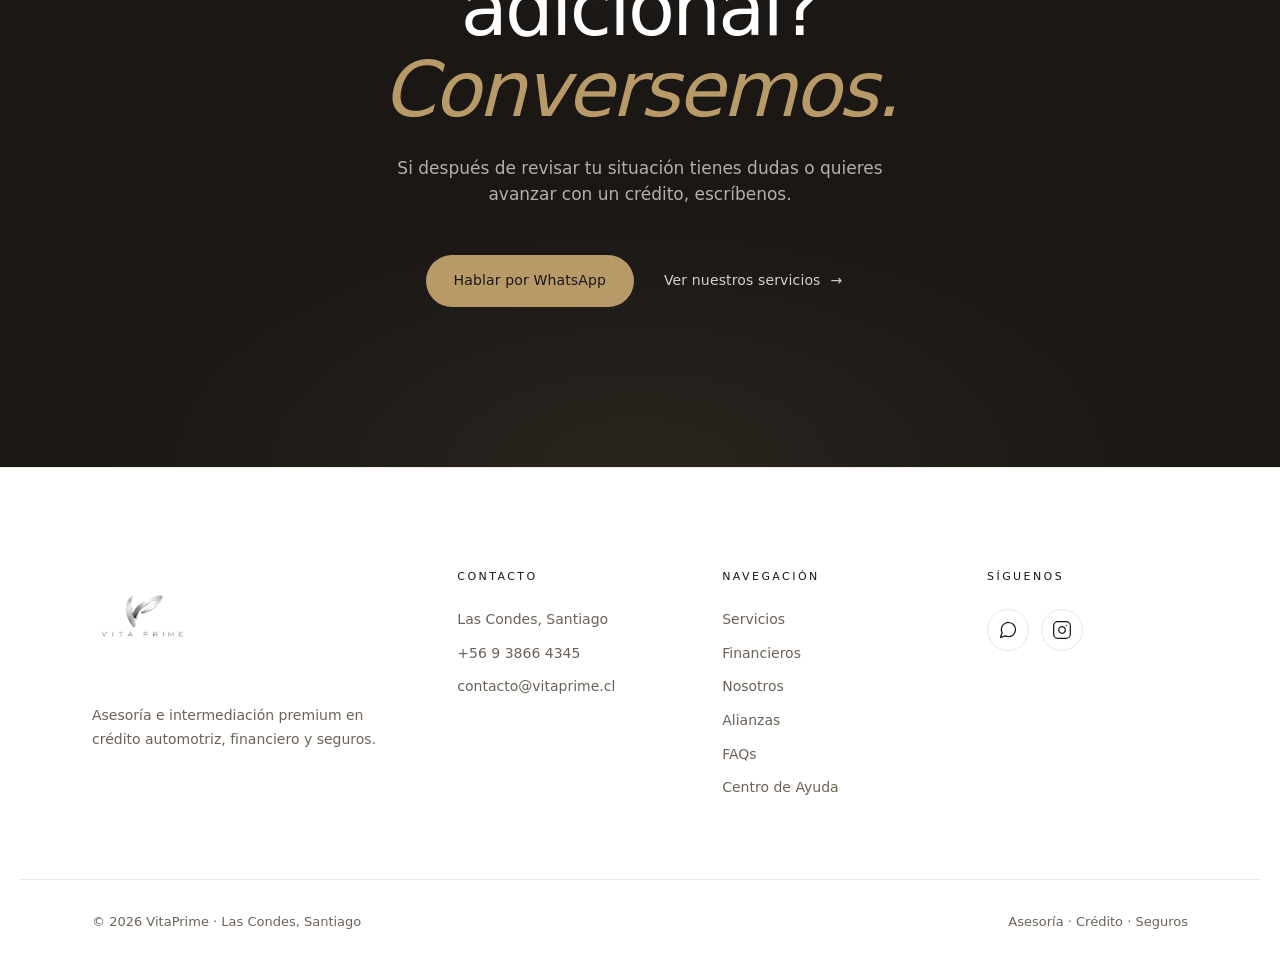
<file: recursos/centro-de-ayuda.html>
<!DOCTYPE html>
<html lang="es">
<head>
  <meta charset="UTF-8">
  <meta name="viewport" content="width=device-width, initial-scale=1.0">
  <title>Centro de Ayuda — VitaPrime</title>
  <meta name="description" content="Recursos útiles para personas y empresas: consulta tu Dicom en Equifax, revisa tu deuda vigente en CMF, informe Ley 20.575, revisión técnica, reporte gratuito Autofact y más.">
  <link rel="stylesheet" href="../styles/reset.css">
  <link rel="stylesheet" href="../styles/main.css">
</head>
<body>

  <!-- ============= NAV ============= -->
  <header class="nav" id="nav">
    <div class="nav__inner">
      <a href="../index.html" class="nav__logo nav__logo--img" aria-label="VitaPrime inicio">
        <img src="../assets/logos/Logo%20VitaPrime.png" alt="VitaPrime">
      </a>
      <nav class="nav__links" id="navLinks">
        <a href="../index.html#servicios">Servicios</a>
        <a href="../index.html#financieros">Financieros</a>
        <a href="../index.html#proceso">Cómo funciona</a>
        <a href="../index.html#nosotros">Nosotros</a>
        <a href="../index.html#alianzas">Alianzas</a>
        <a href="../index.html#faqs">FAQs</a>
        <a href="centro-de-ayuda.html" class="is-active">Ayuda</a>
        <a href="../index.html#contacto">Contacto</a>
      </nav>
      <a href="https://wa.me/56938664345" target="_blank" rel="noopener" class="btn btn--primary nav__cta">Cotizar</a>
      <button class="nav__burger" id="navBurger" aria-label="Abrir menú" aria-expanded="false">
        <span></span><span></span><span></span>
      </button>
    </div>
  </header>

  <!-- ============= TOP ============= -->
  <section class="product-top">
    <div class="container">
      <a href="../index.html" class="product-top__back">
        <span aria-hidden="true">←</span> Volver al inicio
      </a>
      <span class="eyebrow">Recursos útiles</span>
      <h1 class="product-top__title">
        Centro de <span class="muted">ayuda.</span>
      </h1>
      <p class="product-top__lead">
        Herramientas gratuitas para revisar tu situación crediticia, consultar antecedentes
        de un vehículo y mantener tus datos actualizados — para personas y empresas.
      </p>
    </div>
  </section>

  <!-- ============= PERSONAS ============= -->
  <section class="section" id="personas">
    <div class="container">
      <header class="section__head">
        <span class="eyebrow">Para personas</span>
        <h2 class="section__title">Tus finanzas <span class="muted">bajo control.</span></h2>
        <p class="section__lead">
          Herramientas oficiales y gratuitas para consultar tu situación crediticia y mantener tu información al día.
        </p>
      </header>

      <div class="resources">
        <article class="card-float resource">
          <div class="resource__icon" aria-hidden="true">
            <svg viewBox="0 0 24 24" fill="none" stroke="currentColor" stroke-width="1.5" stroke-linecap="round" stroke-linejoin="round"><path d="M16 21v-2a4 4 0 0 0-4-4H6a4 4 0 0 0-4 4v2"/><circle cx="9" cy="7" r="4"/><polyline points="17 11 19 13 23 9"/></svg>
          </div>
          <span class="resource__tag">Equifax</span>
          <h3 class="resource__title">Actualizar datos en Dicom</h3>
          <p class="resource__desc">
            Para actualizar tu información en Equifax, debes adjuntar el documento solicitado
            en el siguiente link.
          </p>
          <p class="resource__note">
            <strong>Importante:</strong> los documentos deben estar en formato PDF.
          </p>
          <a href="https://gestion.latam.equifax.com/CL/home" target="_blank" rel="noopener" class="resource__link">
            Acceder a Equifax <span class="resource__ext" aria-hidden="true">↗</span>
          </a>
        </article>

        <article class="card-float resource">
          <div class="resource__icon" aria-hidden="true">
            <svg viewBox="0 0 24 24" fill="none" stroke="currentColor" stroke-width="1.5" stroke-linecap="round" stroke-linejoin="round"><path d="M14 2H6a2 2 0 0 0-2 2v16a2 2 0 0 0 2 2h12a2 2 0 0 0 2-2V8z"/><polyline points="14 2 14 8 20 8"/><line x1="16" y1="13" x2="8" y2="13"/><line x1="16" y1="17" x2="8" y2="17"/><polyline points="10 9 9 9 8 9"/></svg>
          </div>
          <span class="resource__tag">CMF Chile</span>
          <h3 class="resource__title">Conoce tu deuda vigente</h3>
          <p class="resource__desc">
            Si eres cliente del sistema financiero — como persona natural o jurídica — revisa las deudas
            que mantienes con entidades supervisadas por la Comisión para el Mercado Financiero (CMF).
          </p>
          <p class="resource__note">
            Información actualizada semanalmente con un desfase de 10 a 20 días.
          </p>
          <a href="https://conocetudeuda.cmfchile.cl/informe-deudas/622/w3-contents.html" target="_blank" rel="noopener" class="resource__link">
            Consultar en CMF <span class="resource__ext" aria-hidden="true">↗</span>
          </a>
        </article>

        <article class="card-float resource">
          <div class="resource__icon" aria-hidden="true">
            <svg viewBox="0 0 24 24" fill="none" stroke="currentColor" stroke-width="1.5" stroke-linecap="round" stroke-linejoin="round"><path d="M16 4h2a2 2 0 0 1 2 2v14a2 2 0 0 1-2 2H6a2 2 0 0 1-2-2V6a2 2 0 0 1 2-2h2"/><rect x="8" y="2" width="8" height="4" rx="1" ry="1"/><line x1="9" y1="14" x2="15" y2="14"/></svg>
          </div>
          <span class="resource__tag">Ley 20.575</span>
          <h3 class="resource__title">Informe de consultas a tu RUT</h3>
          <p class="resource__desc">
            La Ley 20.575 establece que toda persona mayor de 18 años tiene derecho a obtener,
            de forma gratuita y cada cuatro meses, un informe de consultas a su RUT en la base
            de datos comerciales.
          </p>
          <p class="resource__note">
            Trámite gratuito — uno cada 4 meses.
          </p>
          <a href="https://sec.equifax.cl/compraonline/ficha-producto/8/informe-ley-20575" target="_blank" rel="noopener" class="resource__link">
            Solicitar informe <span class="resource__ext" aria-hidden="true">↗</span>
          </a>
        </article>
      </div>
    </div>
  </section>

  <!-- ============= EMPRESAS ============= -->
  <section class="section section--alt" id="empresas">
    <div class="container">
      <header class="section__head">
        <span class="eyebrow">Para empresas</span>
        <h2 class="section__title">Información oficial <span class="muted">a un clic.</span></h2>
        <p class="section__lead">
          Recursos pensados para empresas: consulta de deuda vigente, revisión técnica vehicular y reportes Autofact.
        </p>
      </header>

      <div class="resources">
        <article class="card-float resource">
          <div class="resource__icon" aria-hidden="true">
            <svg viewBox="0 0 24 24" fill="none" stroke="currentColor" stroke-width="1.5" stroke-linecap="round" stroke-linejoin="round"><path d="M3 21h18M5 21V7l8-4v18M19 21V11l-6-4"/><path d="M9 9v.01M9 12v.01M9 15v.01M9 18v.01"/></svg>
          </div>
          <span class="resource__tag">CMF Chile</span>
          <h3 class="resource__title">Deuda vigente empresarial</h3>
          <p class="resource__desc">
            Consulta las deudas que tu empresa mantiene con entidades sujetas a la supervisión
            de la Comisión para el Mercado Financiero (CMF).
          </p>
          <p class="resource__note">
            Información actualizada semanalmente con un desfase de 10 a 20 días.
          </p>
          <a href="https://informedeudas.cmfchile.cl/informedeudacb/aplicacion?indice=110.0" target="_blank" rel="noopener" class="resource__link">
            Consultar en CMF <span class="resource__ext" aria-hidden="true">↗</span>
          </a>
        </article>

        <article class="card-float resource">
          <div class="resource__icon" aria-hidden="true">
            <svg viewBox="0 0 24 24" fill="none" stroke="currentColor" stroke-width="1.5" stroke-linecap="round" stroke-linejoin="round"><circle cx="11" cy="11" r="8"/><line x1="21" y1="21" x2="16.65" y2="16.65"/></svg>
          </div>
          <span class="resource__tag">Autofact + PRT</span>
          <h3 class="resource__title">Consulta de revisión técnica</h3>
          <p class="resource__desc">
            Ingresa la patente y consulta el informe completo de revisión técnica del vehículo.
            Luego escanea el QR y se desplegará el reporte.
          </p>
          <div class="resource__links">
            <a href="https://www.autofact.cl/consultar-patente-auto" target="_blank" rel="noopener" class="resource__link">
              Consultar en Autofact <span class="resource__ext" aria-hidden="true">↗</span>
            </a>
            <a href="https://www.prt.cl/Paginas/RevisionTecnica.aspx" target="_blank" rel="noopener" class="resource__link resource__link--secondary">
              Consultar en PRT <span class="resource__ext" aria-hidden="true">↗</span>
            </a>
          </div>
        </article>

        <article class="card-float resource">
          <div class="resource__icon" aria-hidden="true">
            <svg viewBox="0 0 24 24" fill="none" stroke="currentColor" stroke-width="1.5" stroke-linecap="round" stroke-linejoin="round"><path d="M14 16H9m10 0h3v-3.15a1 1 0 0 0-.84-.99L16 11l-2.7-3.6a1 1 0 0 0-.8-.4H5.24a2 2 0 0 0-1.8 1.1l-.8 1.63A6 6 0 0 0 2 12.42V16h2"/><circle cx="6.5" cy="16.5" r="2.5"/><circle cx="16.5" cy="16.5" r="2.5"/></svg>
          </div>
          <span class="resource__tag">Autofact · Gratis</span>
          <h3 class="resource__title">Informe básico Autofact</h3>
          <p class="resource__desc">
            Reporte gratuito con los antecedentes esenciales del vehículo.
          </p>
          <ul class="resource__list">
            <li>Estado de revisión técnica</li>
            <li>Pasadas pendientes de autopistas</li>
            <li>Último dueño registrado</li>
          </ul>
          <a href="https://www.autofact.cl/consultar-patente-auto" target="_blank" rel="noopener" class="resource__link">
            Obtener informe gratis <span class="resource__ext" aria-hidden="true">↗</span>
          </a>
        </article>
      </div>
    </div>
  </section>

  <!-- ============= CTA FINAL ============= -->
  <section class="cta-final">
    <div class="container">
      <h2 class="cta-final__title">
        <span class="heavy">¿Necesitas asesoría adicional?</span>
        <span class="light">Conversemos.</span>
      </h2>
      <p class="cta-final__lead">Si después de revisar tu situación tienes dudas o quieres avanzar con un crédito, escríbenos.</p>
      <div class="cta-final__buttons">
        <a href="https://wa.me/56938664345" target="_blank" rel="noopener" class="btn btn--bronze">Hablar por WhatsApp</a>
        <a href="../index.html#servicios" class="btn btn--ghost">Ver nuestros servicios <span class="arrow" aria-hidden="true">→</span></a>
      </div>
    </div>
  </section>

  <!-- ============= FOOTER ============= -->
  <footer class="footer" id="contacto">
    <div class="container footer__inner">
      <div class="footer__col">
        <a href="../index.html" class="footer__logo" aria-label="VitaPrime"><img src="../assets/logos/Logo%20VitaPrime.png" alt="VitaPrime"></a>
        <p class="footer__about">Asesoría e intermediación premium en crédito automotriz, financiero y seguros.</p>
      </div>
      <div class="footer__col">
        <h5 class="footer__title">Contacto</h5>
        <ul class="footer__list">
          <li>Las Condes, Santiago</li>
          <li><a href="tel:+56938664345">+56 9 3866 4345</a></li>
          <li><a href="mailto:contacto@vitaprime.cl">contacto@vitaprime.cl</a></li>
        </ul>
      </div>
      <div class="footer__col">
        <h5 class="footer__title">Navegación</h5>
        <ul class="footer__list">
          <li><a href="../index.html#servicios">Servicios</a></li>
          <li><a href="../index.html#financieros">Financieros</a></li>
          <li><a href="../index.html#nosotros">Nosotros</a></li>
          <li><a href="../index.html#alianzas">Alianzas</a></li>
          <li><a href="../index.html#faqs">FAQs</a></li>
          <li><a href="centro-de-ayuda.html">Centro de Ayuda</a></li>
        </ul>
      </div>
      <div class="footer__col">
        <h5 class="footer__title">Síguenos</h5>
        <div class="footer__social">
          <a href="https://wa.me/56938664345" target="_blank" rel="noopener" aria-label="WhatsApp"><svg viewBox="0 0 24 24" fill="none" stroke="currentColor" stroke-width="1.5" stroke-linecap="round" stroke-linejoin="round" width="20" height="20"><path d="M21 11.5a8.38 8.38 0 0 1-.9 3.8 8.5 8.5 0 0 1-7.6 4.7 8.38 8.38 0 0 1-3.8-.9L3 21l1.9-5.7a8.38 8.38 0 0 1-.9-3.8 8.5 8.5 0 0 1 4.7-7.6 8.38 8.38 0 0 1 3.8-.9h.5a8.48 8.48 0 0 1 8 8v.5z"/></svg></a>
          <a href="https://www.instagram.com/vitaprime.cl/" target="_blank" rel="noopener" aria-label="Instagram"><svg viewBox="0 0 24 24" fill="none" stroke="currentColor" stroke-width="1.5" stroke-linecap="round" stroke-linejoin="round" width="20" height="20"><rect x="2" y="2" width="20" height="20" rx="5" ry="5"/><path d="M16 11.37A4 4 0 1 1 12.63 8 4 4 0 0 1 16 11.37z"/><line x1="17.5" y1="6.5" x2="17.51" y2="6.5"/></svg></a>
        </div>
      </div>
    </div>
    <div class="footer__bottom container">
      <span>© <span id="year"></span> VitaPrime · Las Condes, Santiago</span>
      <span class="footer__credit">Asesoría · Crédito · Seguros</span>
    </div>
  </footer>

  <script src="../scripts/main.js" defer></script>
</body>
</html>
</file>
<file: styles/main.css>
/* ============================================
   VitaPrime — Estilos (Editorial Premium)
   ============================================ */

/* ---------- Layout helpers ---------- */
.container {
  width: 100%;
  max-width: var(--container);
  margin: 0 auto;
  padding: 0 var(--gutter-d);
}
.container--narrow { max-width: 880px; }

.section {
  padding: 160px 0;
  position: relative;
  background: var(--bone);
}
.section--alt {
  background: var(--ivory);
  position: relative;
}
/* Sutil radial mesh en secciones alternas — atmósfera */
.section--alt::before {
  content: "";
  position: absolute;
  inset: 0;
  pointer-events: none;
  background:
    radial-gradient(60% 50% at 80% 0%, rgba(184,153,104,0.06) 0%, transparent 60%),
    radial-gradient(50% 40% at 10% 100%, rgba(26,23,21,0.04) 0%, transparent 70%);
}
.section > .container, .section--alt > .container { position: relative; z-index: 1; }

.section__head {
  text-align: left;
  max-width: 760px;
  margin: 0 0 96px;
}
.section__head--center { text-align: center; margin: 0 auto 96px; }

/* Eyebrow editorial: Geist mayúsculas + bullet bronce */
.eyebrow {
  display: inline-flex;
  align-items: center;
  gap: 12px;
  font-family: var(--font-sans);
  font-size: 11px;
  font-weight: 500;
  letter-spacing: 0.22em;
  text-transform: uppercase;
  color: var(--ash);
  margin-bottom: 28px;
}
.eyebrow::before {
  content: "";
  width: 6px;
  height: 6px;
  background: var(--bronze);
  border-radius: 50%;
}
.eyebrow--light { color: rgba(245, 241, 234, 0.85); }

/* Section title: serif display con itálica para la palabra "muted" */
.section__title {
  font-family: var(--font-display);
  font-size: clamp(36px, 5.2vw, 64px);
  font-weight: 400;
  font-variation-settings: 'opsz' 144, 'SOFT' 50;
  line-height: 1.02;
  letter-spacing: -0.03em;
  color: var(--charcoal);
  margin-bottom: 28px;
}
.section__title .muted {
  font-style: italic;
  font-weight: 300;
  font-variation-settings: 'opsz' 144, 'SOFT' 100;
  color: var(--bronze);
  font-feature-settings: 'ss01';
}

.section__lead {
  font-family: var(--font-sans);
  font-size: 17px;
  font-weight: 400;
  line-height: 1.65;
  color: var(--ash);
  max-width: 600px;
}
.section__head--center .section__lead { margin: 0 auto; }

/* ---------- Botones ---------- */
.btn {
  display: inline-flex;
  align-items: center;
  gap: 10px;
  padding: 15px 28px;
  font-family: var(--font-sans);
  font-size: 14px;
  font-weight: 500;
  letter-spacing: 0.01em;
  border-radius: var(--radius-pill);
  transition: transform 0.4s var(--ease-out), background 0.4s var(--ease-out), color 0.4s var(--ease-out), box-shadow 0.4s var(--ease-out);
  white-space: nowrap;
}
.btn--primary {
  background: var(--charcoal);
  color: var(--bone);
}
.btn--primary:hover {
  transform: translateY(-2px);
  background: var(--ink);
  box-shadow: var(--shadow-hover);
}
.btn--light {
  background: var(--bone);
  color: var(--charcoal);
}
.btn--light:hover {
  transform: translateY(-2px);
  background: var(--paper);
  box-shadow: 0 18px 40px rgba(0,0,0,0.25);
}
.btn--bronze {
  background: var(--bronze);
  color: var(--charcoal);
}
.btn--bronze:hover {
  background: var(--bronze-deep);
  color: var(--bone);
  transform: translateY(-2px);
}
.btn--ghost {
  background: transparent;
  color: var(--charcoal);
  padding: 15px 12px;
}
.btn--ghost:hover { color: var(--bronze-deep); }
.btn--ghost-light { color: rgba(245, 241, 234, 0.95); }
.btn--ghost-light:hover { color: var(--bone); }

.btn .arrow {
  display: inline-block;
  transition: transform 0.3s var(--ease-out);
}
.btn:hover .arrow { transform: translateX(4px); }

/* ---------- Tarjetas ---------- */
.card-float {
  background: #FFFFFF;
  border-radius: var(--radius-card);
  padding: 32px;
  box-shadow: var(--shadow-card);
  border: none;
  transition: transform 0.5s var(--ease-out), box-shadow 0.5s var(--ease-out);
}
.card-float:hover {
  transform: translateY(-6px);
  box-shadow: var(--shadow-hover);
}

/* ============================================
   NAV
   ============================================ */
/* Navbar = pill flotante centrado, ancho = contenido */
.nav {
  position: fixed;
  top: 16px;
  left: 50%;
  transform: translateX(-50%);
  z-index: 100;
  background: rgba(255, 255, 255, 0.96);
  backdrop-filter: saturate(180%) blur(20px);
  -webkit-backdrop-filter: saturate(180%) blur(20px);
  border-radius: 9999px;
  box-shadow:
    0 1px 1px rgba(26, 23, 21, 0.04),
    0 8px 24px -4px rgba(26, 23, 21, 0.08),
    0 24px 56px -16px rgba(26, 23, 21, 0.10);
  transition: top 0.45s var(--ease-emph), opacity 0.35s var(--ease-out), box-shadow 0.4s var(--ease-out);
}
/* Estado oculto: se desliza hacia arriba fuera del viewport */
.nav.is-hidden {
  top: -160px;
  opacity: 0;
  pointer-events: none;
}
.nav.is-scrolled {
  box-shadow:
    0 1px 1px rgba(26, 23, 21, 0.05),
    0 12px 32px -6px rgba(26, 23, 21, 0.12),
    0 32px 64px -20px rgba(26, 23, 21, 0.14);
}
/* Pill se ajusta al contenido (sin space-between que dispersaría los items) */
.nav__inner {
  display: flex;
  align-items: center;
  gap: 32px;
  height: 72px;
  width: auto;
  max-width: none;
  margin: 0;
  padding: 0 8px 0 22px;
}

/* Logo serif (texto) — siempre oscuro porque el pill siempre es claro */
.nav__logo {
  display: inline-flex;
  align-items: baseline;
  font-family: var(--font-display);
  font-weight: 500;
  font-size: 24px;
  letter-spacing: -0.02em;
  color: var(--charcoal);
}
.nav__logo-mark--light {
  font-style: italic;
  font-weight: 300;
  color: var(--bronze);
  margin-left: 1px;
}

/* Logo en imagen — desborda verticalmente el pill manteniendo su altura */
.nav { overflow: visible; }
.nav__logo--img {
  display: inline-flex;
  align-items: center;
  height: 72px;          /* misma altura del nav: la imagen se centra y desborda */
}
.nav__logo--img img {
  height: 110px;
  width: auto;
  display: block;
}

.nav__links {
  display: flex;
  align-items: center;
  gap: 28px;
}
.nav__links a {
  font-family: var(--font-sans);
  font-size: 13px;
  font-weight: 500;
  letter-spacing: 0.02em;
  color: var(--ash);
  position: relative;
  transition: color 0.3s var(--ease-out);
}
.nav__links a::after {
  content: "";
  position: absolute;
  left: 0; right: 0; bottom: -8px;
  height: 1px;
  background: currentColor;
  transform: scaleX(0);
  transform-origin: left;
  transition: transform 0.4s var(--ease-out);
}
.nav__links a:hover { color: var(--charcoal); }
.nav__links a:hover::after { transform: scaleX(1); }

.nav__cta {
  background: var(--charcoal);
  color: var(--bone);
  border: none;
  padding: 12px 24px;
  font-size: 13px;
  font-weight: 500;
}
.nav__cta:hover {
  background: var(--bronze);
  color: var(--charcoal);
  transform: translateY(-1px);
}

.nav__burger {
  display: none;
  width: 26px;
  height: 20px;
  flex-direction: column;
  justify-content: space-between;
}
.nav__burger span {
  display: block;
  width: 100%;
  height: 1.5px;
  background: var(--charcoal);
  border-radius: 2px;
  transition: transform 0.4s var(--ease-out), opacity 0.3s;
}
.nav__burger.is-open span:nth-child(1) { transform: translateY(10px) rotate(45deg); }
.nav__burger.is-open span:nth-child(2) { opacity: 0; }
.nav__burger.is-open span:nth-child(3) { transform: translateY(-10px) rotate(-45deg); }

/* ============================================
   HERO — video de fondo + overlay editorial
   ============================================ */
.hero {
  position: relative;
  min-height: 100vh;
  display: flex;
  align-items: center;
  justify-content: flex-start;
  overflow: hidden;
  color: var(--bone);
}
.hero__video {
  position: absolute;
  inset: 0;
  width: 100%;
  height: 100%;
  object-fit: cover;
  z-index: 0;
  filter: saturate(0.85) contrast(1.05);
}
.hero__overlay {
  position: absolute;
  inset: 0;
  z-index: 1;
  background:
    linear-gradient(180deg, rgba(14,12,10,0.55) 0%, rgba(14,12,10,0.30) 35%, rgba(14,12,10,0.65) 100%),
    radial-gradient(70% 60% at 30% 50%, rgba(14,12,10,0.0) 0%, rgba(14,12,10,0.40) 100%);
}

.hero__content {
  position: relative;
  z-index: 3;
  width: 100%;
  max-width: 720px;
  padding: 0 var(--gutter-d);
  margin: 0;
  text-align: left;
}
.hero__title {
  font-family: var(--font-display);
  font-weight: 400;
  font-size: clamp(44px, 7vw, 90px);
  line-height: 0.98;
  letter-spacing: -0.03em;
  margin: 24px 0 32px;
  color: var(--bone);
  text-wrap: balance;
  font-variation-settings: 'opsz' 144, 'SOFT' 50;
}
.hero__title .heavy {
  display: block;
  font-weight: 600;
  letter-spacing: -0.04em;
}
.hero__title .light {
  display: block;
  font-style: italic;
  font-weight: 300;
  color: rgba(245, 241, 234, 0.78);
  letter-spacing: -0.02em;
  margin-top: 6px;
  font-variation-settings: 'opsz' 144, 'SOFT' 100;
}

.hero__lead {
  font-family: var(--font-sans);
  font-size: clamp(15px, 1.4vw, 18px);
  font-weight: 400;
  line-height: 1.65;
  color: rgba(245, 241, 234, 0.85);
  max-width: 540px;
  margin-bottom: 44px;
}

.hero__ctas {
  display: inline-flex;
  align-items: center;
  gap: 18px;
  flex-wrap: wrap;
}

.hero__scroll {
  position: absolute;
  bottom: 36px;
  left: 50%;
  transform: translateX(-50%);
  z-index: 3;
  display: inline-flex;
  align-items: center;
  gap: 10px;
  font-family: var(--font-sans);
  font-size: 11px;
  letter-spacing: 0.22em;
  text-transform: uppercase;
  color: rgba(245, 241, 234, 0.7);
}
.hero__scroll-line {
  display: inline-block;
  width: 40px;
  height: 1px;
  background: rgba(245, 241, 234, 0.5);
  position: relative;
  overflow: hidden;
}
.hero__scroll-line::after {
  content: "";
  position: absolute;
  inset: 0;
  background: var(--bronze);
  transform: translateX(-100%);
  animation: scrollLine 2.4s infinite var(--ease-out);
}
@keyframes scrollLine {
  0% { transform: translateX(-100%); }
  60% { transform: translateX(0); }
  100% { transform: translateX(100%); }
}

/* Hero word reveal (animación staggered) */
.hero .reveal-word {
  display: inline-block;
  opacity: 0;
  transform: translateY(16px);
  animation: wordIn 0.9s var(--ease-emph) forwards;
}
.hero__title .heavy .reveal-word { animation-delay: calc(var(--i, 0) * 80ms + 200ms); }
.hero__title .light .reveal-word { animation-delay: calc(var(--i, 0) * 80ms + 600ms); }
@keyframes wordIn {
  to { opacity: 1; transform: translateY(0); }
}

.hero .eyebrow,
.hero .hero__lead,
.hero .hero__ctas {
  opacity: 0;
  animation: fadeUp 0.8s var(--ease-out) forwards;
}
.hero .eyebrow { animation-delay: 100ms; }
.hero .hero__lead { animation-delay: 1200ms; }
.hero .hero__ctas { animation-delay: 1400ms; }
@keyframes fadeUp {
  from { opacity: 0; transform: translateY(12px); }
  to { opacity: 1; transform: translateY(0); }
}

/* ============================================
   PRODUCT DETAIL — top, stats, benefits
   ============================================ */
.product-top {
  background: var(--bone);
  padding: 180px 0 80px;        /* espacio para que el nav flotante no tape */
  position: relative;
  overflow: hidden;
}
.product-top::before {
  content: "";
  position: absolute;
  inset: -30% 0 auto -10%;
  height: 100%;
  pointer-events: none;
  background: radial-gradient(40% 50% at 30% 30%, rgba(184,153,104,0.12) 0%, transparent 60%);
}
.product-top > .container { position: relative; z-index: 1; }

.product-top__back {
  display: inline-flex;
  align-items: center;
  gap: 10px;
  font-family: var(--font-sans);
  font-size: 13px;
  font-weight: 500;
  letter-spacing: 0.01em;
  color: var(--ash);
  margin-bottom: 40px;
  transition: color 0.3s var(--ease-out), gap 0.3s var(--ease-out);
}
.product-top__back:hover {
  color: var(--charcoal);
  gap: 14px;
}

.product-top__title {
  font-family: var(--font-display);
  font-weight: 400;
  font-size: clamp(40px, 6vw, 80px);
  line-height: 1.02;
  letter-spacing: -0.03em;
  color: var(--charcoal);
  margin: 20px 0 24px;
  max-width: 16ch;
  text-wrap: balance;
}
.product-top__title .muted {
  font-style: italic;
  font-weight: 300;
  color: var(--bronze);
}
.product-top__lead {
  font-family: var(--font-sans);
  font-size: 18px;
  font-weight: 400;
  line-height: 1.6;
  color: var(--ash);
  max-width: 600px;
  margin-bottom: 36px;
}
.product-top__ctas {
  display: inline-flex;
  align-items: center;
  gap: 18px;
  flex-wrap: wrap;
}

.product-stats {
  padding: 24px 0 100px;
  background: var(--bone);
  position: relative;
}
.product-stats__inner {
  display: grid;
  grid-template-columns: repeat(3, 1fr);
  gap: 20px;
}
.product-stat {
  padding: 28px 30px 30px;
  position: relative;
}
.product-stat__eyebrow {
  display: inline-block;
  font-family: var(--font-sans);
  font-size: 11px;
  font-weight: 500;
  letter-spacing: 0.22em;
  text-transform: uppercase;
  color: var(--ash);
  margin-bottom: 16px;
}
.product-stat__value {
  font-family: var(--font-display);
  font-size: clamp(36px, 4.2vw, 52px);
  font-weight: 400;
  line-height: 1;
  letter-spacing: -0.03em;
  color: var(--charcoal);
  margin-bottom: 12px;
}
.product-stat__value span {
  font-style: italic;
  font-weight: 300;
  color: var(--bronze);
}
.product-stat__label {
  font-family: var(--font-sans);
  font-size: 13px;
  font-weight: 400;
  color: var(--ash);
  line-height: 1.5;
}

/* Beneficios — lista con icono check */
.benefits-list {
  display: grid;
  grid-template-columns: repeat(2, 1fr);
  gap: 28px 56px;
  margin-top: 16px;
}
.benefits-list__item {
  display: flex;
  align-items: flex-start;
  gap: 18px;
}
.benefits-list__icon {
  flex: 0 0 auto;
  width: 36px;
  height: 36px;
  border-radius: 50%;
  background: var(--bronze-soft);
  color: var(--bronze-deep);
  display: inline-flex;
  align-items: center;
  justify-content: center;
}
.benefits-list__icon svg { width: 16px; height: 16px; }
.benefits-list__item h3 {
  font-family: var(--font-display);
  font-size: 19px;
  font-weight: 400;
  color: var(--charcoal);
  margin-bottom: 6px;
  letter-spacing: -0.01em;
}
.benefits-list__item p {
  font-family: var(--font-sans);
  font-size: 14px;
  font-weight: 400;
  color: var(--ash);
  line-height: 1.6;
}

@media (max-width: 1023px) {
  .product-top { padding: 140px 0 56px; }
  .product-stats { padding: 16px 0 72px; }
  .product-stats__inner { grid-template-columns: 1fr; gap: 14px; }
  .benefits-list { grid-template-columns: 1fr; gap: 22px; }
}

/* ============================================
   RESOURCES — Tarjetas del Centro de Ayuda
   ============================================ */
.resources {
  display: grid;
  grid-template-columns: repeat(3, 1fr);
  gap: 28px;
  margin-top: 16px;
}
.resource {
  display: flex;
  flex-direction: column;
  padding: 36px 32px 32px;
  position: relative;
}
.resource__icon {
  width: 48px;
  height: 48px;
  border-radius: 50%;
  background: var(--bronze-soft);
  color: var(--bronze-deep);
  display: inline-flex;
  align-items: center;
  justify-content: center;
  margin-bottom: 20px;
  transition: background 0.4s var(--ease-out), color 0.4s var(--ease-out);
}
.resource__icon svg { width: 22px; height: 22px; }
.resource:hover .resource__icon {
  background: var(--bronze);
  color: var(--charcoal);
}
.resource__tag {
  display: inline-block;
  font-family: var(--font-sans);
  font-size: 11px;
  font-weight: 500;
  letter-spacing: 0.18em;
  text-transform: uppercase;
  color: var(--ash);
  margin-bottom: 12px;
}
.resource__title {
  font-family: var(--font-display);
  font-size: 22px;
  font-weight: 400;
  letter-spacing: -0.015em;
  color: var(--charcoal);
  margin-bottom: 14px;
  line-height: 1.2;
}
.resource__desc {
  font-family: var(--font-sans);
  font-size: 14px;
  font-weight: 400;
  color: var(--ash);
  line-height: 1.65;
  margin-bottom: 12px;
}
.resource__note {
  font-family: var(--font-sans);
  font-size: 13px;
  font-weight: 400;
  color: var(--ash);
  line-height: 1.55;
  margin-bottom: 24px;
  padding: 10px 14px;
  background: var(--bronze-soft);
  border-radius: 8px;
}
.resource__note strong {
  color: var(--bronze-deep);
  font-weight: 600;
}
.resource__list {
  margin: 0 0 24px 0;
  padding: 0;
  list-style: none;
}
.resource__list li {
  font-family: var(--font-sans);
  font-size: 14px;
  color: var(--ash);
  padding: 6px 0 6px 20px;
  position: relative;
  line-height: 1.4;
}
.resource__list li::before {
  content: "";
  position: absolute;
  left: 0;
  top: 13px;
  width: 6px;
  height: 6px;
  border-radius: 50%;
  background: var(--bronze);
}
.resource__links {
  display: flex;
  flex-direction: column;
  gap: 10px;
  margin-top: auto;
}
.resource__link {
  display: inline-flex;
  align-items: center;
  gap: 10px;
  margin-top: auto;
  font-family: var(--font-sans);
  font-size: 14px;
  font-weight: 500;
  letter-spacing: 0.01em;
  color: var(--charcoal);
  padding: 12px 18px;
  background: var(--bronze-soft);
  border-radius: var(--radius-pill);
  align-self: flex-start;
  transition: background 0.3s var(--ease-out), color 0.3s var(--ease-out), gap 0.3s var(--ease-out);
}
.resource__link:hover {
  background: var(--bronze);
  color: var(--charcoal);
  gap: 14px;
}
.resource__link--secondary {
  background: transparent;
  border: 1px solid var(--mist);
  color: var(--ash);
}
.resource__link--secondary:hover {
  background: var(--paper);
  color: var(--charcoal);
  border-color: var(--bronze);
}
.resource__ext {
  display: inline-block;
  font-size: 12px;
  transition: transform 0.3s var(--ease-out);
}
.resource__link:hover .resource__ext {
  transform: translate(2px, -2px);
}

/* Estado activo del link en nav */
.nav__links a.is-active {
  color: var(--charcoal);
}
.nav__links a.is-active::after {
  transform: scaleX(1);
}

@media (max-width: 1023px) {
  .resources { grid-template-columns: 1fr; gap: 20px; }
  .resource { padding: 28px 24px 24px; }
}

/* Saber más link en las service cards */
.service__more {
  display: inline-flex;
  align-items: center;
  gap: 8px;
  margin-top: 20px;
  font-family: var(--font-sans);
  font-size: 13px;
  font-weight: 500;
  letter-spacing: 0.01em;
  color: var(--charcoal);
  transition: gap 0.3s var(--ease-out), color 0.3s var(--ease-out);
}
.service__more:hover {
  gap: 12px;
  color: var(--bronze-deep);
}
.service__more .arrow {
  display: inline-block;
  transition: transform 0.3s var(--ease-out);
}
.service__more:hover .arrow { transform: translateX(2px); }

/* ============================================
   TRUST BAND
   ============================================ */
.trust {
  background: var(--bone);
  padding: 80px 0 100px;
  margin-top: -80px;
  position: relative;
  z-index: 5;
}
.trust__inner {
  display: grid;
  grid-template-columns: repeat(4, 1fr);
  gap: 24px;
}
.trust__card {
  text-align: left;
  padding: 32px 30px 28px;
  transform: rotate(var(--rot, 0deg));
  transition: transform 0.5s var(--ease-out), box-shadow 0.5s var(--ease-out);
  background: var(--paper);
}
.trust__card:hover {
  transform: rotate(0deg) translateY(-6px);
  box-shadow: var(--shadow-hover);
}
.trust__value {
  font-family: var(--font-display);
  font-size: 56px;
  font-weight: 400;
  line-height: 1;
  letter-spacing: -0.04em;
  color: var(--charcoal);
  margin-bottom: 14px;
  font-variation-settings: 'opsz' 144, 'SOFT' 50;
}
.trust__value span {
  font-style: italic;
  font-weight: 300;
  color: var(--bronze);
  font-variation-settings: 'opsz' 144, 'SOFT' 100;
}
.trust__label {
  font-family: var(--font-sans);
  font-size: 13px;
  font-weight: 400;
  color: var(--ash);
  line-height: 1.5;
  max-width: 200px;
}

/* ============================================
   GRID GENÉRICO
   ============================================ */
.grid { display: grid; gap: 28px; }
.grid--2x2 { grid-template-columns: repeat(2, 1fr); }

/* ============================================
   SERVICIOS
   ============================================ */
.service {
  padding: 44px 36px 40px;
  position: relative;
}
/* hairline bronce decorativo en la esquina */
.service::after {
  content: "";
  position: absolute;
  top: 24px;
  right: 24px;
  width: 28px;
  height: 1px;
  background: var(--mist);
  transition: background 0.4s var(--ease-out), width 0.4s var(--ease-out);
}
.service:hover::after { background: var(--bronze); width: 44px; }

.service__icon {
  width: 56px;
  height: 56px;
  border-radius: 50%;
  background: var(--bone);
  color: var(--charcoal);
  display: inline-flex;
  align-items: center;
  justify-content: center;
  margin-bottom: 28px;
  border: 1px solid var(--mist);
  transition: background 0.4s var(--ease-out), color 0.4s var(--ease-out), border-color 0.4s var(--ease-out);
}
.service__icon svg { width: 22px; height: 22px; }
.service:hover .service__icon {
  background: var(--bronze);
  color: var(--charcoal);
  border-color: var(--bronze);
}
.service__title {
  font-family: var(--font-display);
  font-size: 24px;
  font-weight: 400;
  margin-bottom: 12px;
  color: var(--charcoal);
  letter-spacing: -0.02em;
  font-variation-settings: 'opsz' 144, 'SOFT' 50;
}
.service__desc {
  font-family: var(--font-sans);
  font-size: 15px;
  font-weight: 400;
  color: var(--ash);
  line-height: 1.65;
}

/* ============================================
   PROCESO — stepper con línea continua + marcadores
   ============================================ */
.process {
  display: flex;
  gap: 40px;
  position: relative;
  padding-top: 16px;
}

/* Línea horizontal que recorre TODA la fila de pasos */
.process__line {
  position: absolute;
  top: 92px;                 /* coincide con el centro del marcador (88px + 4.5px) */
  left: 0;
  right: 0;
  height: 1px;
  background: var(--smoke);  /* visible pero suave */
  z-index: 0;
  /* fade lateral para que la línea "respire" en los extremos */
  mask-image: linear-gradient(90deg, transparent 0, #000 5%, #000 95%, transparent 100%);
  -webkit-mask-image: linear-gradient(90deg, transparent 0, #000 5%, #000 95%, transparent 100%);
}
/* (quitamos los puntos viejos en los extremos de la línea) */
.process__line::before,
.process__line::after { display: none; }

.process__step {
  flex: 1;
  position: relative;
  z-index: 1;
  text-align: left;
}

/* Marcador (dot) en CADA paso, alineado con el borde izquierdo del número */
.process__step::before {
  content: "";
  position: absolute;
  top: 88px;
  left: 0;
  width: 9px;
  height: 9px;
  background: var(--bronze);
  border-radius: 50%;
  z-index: 2;
  /* halo blanco: la línea se "rompe" visualmente al cruzar cada marcador */
  box-shadow: 0 0 0 5px #FFFFFF;
}
/* último paso destacado (final del camino) */
.process__step:last-child::before {
  background: var(--bronze-deep);
  box-shadow: 0 0 0 5px #FFFFFF, 0 0 0 10px rgba(184, 153, 104, 0.20);
}

.process__num {
  display: block;
  font-family: var(--font-display);
  font-style: italic;
  font-size: 64px;
  font-weight: 300;
  letter-spacing: -0.04em;
  color: var(--ash);          /* CAMBIO: era --mist (casi invisible); ahora visible */
  line-height: 1;
  height: 64px;
  margin-bottom: 40px;        /* deja espacio para el dot + respiración antes del título */
  font-variation-settings: 'opsz' 144, 'SOFT' 100;
}
.process__title {
  font-family: var(--font-display);
  font-size: 22px;
  font-weight: 400;
  color: var(--charcoal);
  margin-bottom: 10px;
  letter-spacing: -0.02em;
}
.process__desc {
  font-family: var(--font-sans);
  font-size: 14px;
  font-weight: 400;
  color: var(--ash);
  line-height: 1.6;
  max-width: 220px;
}

/* ============================================
   ABOUT
   ============================================ */
.about {
  display: grid;
  grid-template-columns: 0.9fr 1.1fr;
  gap: 96px;
  align-items: center;
}
.about__media {
  position: relative;
  display: flex;
  align-items: center;
  justify-content: center;
}
.about__logo {
  width: 100%;
  max-width: 420px;
  height: auto;
  filter: drop-shadow(0 24px 48px rgba(26,23,21,0.14));
  transition: transform 0.8s var(--ease-emph);
}
.about__media:hover .about__logo { transform: scale(1.02); }

.about__values {
  display: grid;
  grid-template-columns: repeat(3, 1fr);
  gap: 16px;
  margin-top: 48px;
}
.about__value { padding: 24px; }
.about__value h4 {
  font-family: var(--font-display);
  font-size: 18px;
  font-weight: 400;
  margin-bottom: 8px;
  color: var(--charcoal);
  letter-spacing: -0.01em;
}
.about__value p {
  font-family: var(--font-sans);
  font-size: 13px;
  color: var(--ash);
  line-height: 1.55;
}

/* ============================================
   FINANCE — Logo cloud
   ============================================ */
.finance {
  position: relative;
  padding: 120px 0 130px;
  background: #FFFFFF;
  overflow: hidden;
}
/* halo radial sutil bronce arriba */
.finance::before {
  content: "";
  position: absolute;
  inset: -40% 0 auto 0;
  height: 80%;
  pointer-events: none;
  background: radial-gradient(50% 60% at 50% 0%, rgba(184,153,104,0.08) 0%, transparent 65%);
}
.finance__head {
  position: relative;
  z-index: 1;
  text-align: center;
  margin-bottom: 16px;
}
.finance__head .eyebrow {
  display: inline-flex;
}
.finance__title {
  font-family: var(--font-display);
  font-size: clamp(28px, 3.2vw, 40px);
  font-weight: 400;
  line-height: 1.15;
  letter-spacing: -0.025em;
  color: var(--charcoal);
  max-width: 720px;
  margin: 0 auto;
  font-variation-settings: 'opsz' 144, 'SOFT' 50;
}
.finance__title .muted {
  color: var(--ash);
  font-style: italic;
  font-weight: 300;
  font-variation-settings: 'opsz' 144, 'SOFT' 100;
}
.finance__title .bold {
  font-weight: 500;
  color: var(--charcoal);
}
.finance__divider {
  position: relative;
  z-index: 1;
  height: 1px;
  margin: 0 auto;
  max-width: 92%;
  background: var(--mist);
  mask-image: linear-gradient(to right, transparent, black 18%, black 82%, transparent);
  -webkit-mask-image: linear-gradient(to right, transparent, black 18%, black 82%, transparent);
}

.marquee--logos {
  margin-top: 0;
  padding: 40px 0;
  border: none;
  background: #8C8278;
}
.logo-img {
  flex: 0 0 auto;
  height: 48px;
  width: auto;
  max-width: 200px;
  object-fit: contain;
  transition: transform 0.5s var(--ease-out);
}
.logo-img:hover { transform: scale(1.06); }

/* Variante XL para la sección de Nuestras Alianzas */
.logo-img--xl {
  height: 140px;
  max-width: 280px;
}

/* ============================================
   LOGO GRID — variante estática con celdas + cruces
   ============================================ */
.finance--grid .finance__head { margin-bottom: 48px; }

.logo-grid-wrap {
  position: relative;
  z-index: 1;
}

/* Línea superior + inferior full-width (sale del container) */
.logo-grid-wrap::before,
.logo-grid-wrap::after {
  content: "";
  position: absolute;
  left: 50%;
  transform: translateX(-50%);
  width: 100vw;
  height: 1px;
  background: var(--mist);
  pointer-events: none;
}
.logo-grid-wrap::before { top: 0; }
.logo-grid-wrap::after { bottom: 0; }

.logo-grid {
  display: grid;
  grid-template-columns: repeat(3, 1fr);
  position: relative;
  border-left: 1px solid var(--mist);
  border-right: 1px solid var(--mist);
}

.logo-grid__cell {
  position: relative;
  display: flex;
  align-items: center;
  justify-content: center;
  background: #FFFFFF;
  padding: 56px 32px;
  min-height: 260px;
  border-right: 1px solid var(--mist);
  border-bottom: 1px solid var(--mist);
}
/* sin border-right en la última columna */
.logo-grid__cell:nth-child(3n) { border-right: none; }
/* sin border-bottom en la última fila (cells 4-6) */
.logo-grid__cell:nth-child(n+4) { border-bottom: none; }

/* Patrón checkerboard: alternancia sutil */
.logo-grid__cell--alt { background: #FAFAF8; }

/* Cruces "+" en las intersecciones interiores */
.logo-grid__cell--plus-br::after {
  content: "";
  position: absolute;
  right: -7px;
  bottom: -7px;
  width: 14px;
  height: 14px;
  background:
    linear-gradient(var(--ash), var(--ash)) center/100% 1px no-repeat,
    linear-gradient(var(--ash), var(--ash)) center/1px 100% no-repeat;
  z-index: 2;
  opacity: 0.55;
}

.logo-grid__img {
  max-height: 170px;
  max-width: 92%;
  width: auto;
  height: auto;
  object-fit: contain;
  transition: transform 0.5s var(--ease-out), opacity 0.4s var(--ease-out);
  opacity: 0.92;
}
.logo-grid__cell:hover .logo-grid__img {
  transform: scale(1.06);
  opacity: 1;
}

/* ============================================
   ALIANZAS — Marquee editorial
   ============================================ */
.marquee {
  margin-top: 64px;
  overflow: hidden;
  position: relative;
  padding: 24px 0;
  border-top: 1px solid var(--mist);
  border-bottom: 1px solid var(--mist);
  mask-image: linear-gradient(90deg, transparent, #000 6%, #000 94%, transparent);
  -webkit-mask-image: linear-gradient(90deg, transparent, #000 6%, #000 94%, transparent);
}
.marquee__track {
  display: flex;
  align-items: center;
  gap: 64px;
  width: max-content;
  animation-name: marquee;
  animation-duration: 70s;
  animation-timing-function: linear;
  animation-iteration-count: infinite;
  animation-direction: normal;
}
.marquee:hover .marquee__track { animation-play-state: paused; }

/* Variantes del track — DESPUÉS del base para que el cascade aplique correctamente */
.marquee__track--reverse {
  animation-direction: reverse;
  animation-duration: 55s;
  gap: 80px;
}
.marquee__track--alianzas {
  animation-direction: normal;
  animation-duration: 50s;
  gap: 96px;
}

.marquee__logo {
  flex: 0 0 auto;
  display: inline-flex;
  align-items: baseline;
  gap: 16px;
  font-family: var(--font-display);
  font-style: italic;
  font-weight: 400;
  font-size: clamp(28px, 3.2vw, 40px);
  letter-spacing: -0.02em;
  color: var(--charcoal);
  text-decoration: none;
  white-space: nowrap;
  cursor: pointer;
  transition: color 0.4s var(--ease-out);
  font-variation-settings: 'opsz' 144, 'SOFT' 100;
}
.marquee__logo::after {
  content: "—";
  font-family: var(--font-display);
  font-style: normal;
  font-weight: 300;
  color: var(--bronze);
  margin-left: 24px;
}
.marquee__logo:hover { color: var(--bronze-deep); }

@keyframes marquee {
  from { transform: translateX(0); }
  to { transform: translateX(-50%); }
}

/* ============================================
   FAQ
   ============================================ */
.faq {
  display: flex;
  flex-direction: column;
  gap: 14px;
  margin-top: 56px;
}
.faq__item {
  background: #FFFFFF;
  border-radius: var(--radius-card);
  box-shadow: var(--shadow-card);
  padding: 0 32px;
  transition: box-shadow 0.4s var(--ease-out), transform 0.4s var(--ease-out);
}
.faq__item:hover { box-shadow: var(--shadow-hover); }
.faq__item[open] {
  box-shadow: var(--shadow-hover);
  transform: translateY(-2px);
}

.faq__item summary {
  list-style: none;
  cursor: pointer;
  padding: 28px 0;
  font-family: var(--font-display);
  font-size: 19px;
  font-weight: 400;
  color: var(--charcoal);
  display: flex;
  align-items: center;
  justify-content: space-between;
  gap: 16px;
  letter-spacing: -0.015em;
  position: relative;
}
.faq__item summary::-webkit-details-marker { display: none; }
.faq__item summary::after {
  content: "";
  width: 14px;
  height: 14px;
  flex: 0 0 auto;
  background:
    linear-gradient(var(--ash), var(--ash)) center/100% 1px no-repeat,
    linear-gradient(var(--ash), var(--ash)) center/1px 100% no-repeat;
  transition: transform 0.4s var(--ease-out), background 0.4s;
}
.faq__item[open] summary::after {
  background: linear-gradient(var(--bronze), var(--bronze)) center/100% 1px no-repeat;
  transform: rotate(180deg);
}
.faq__item p {
  padding: 0 0 28px;
  font-family: var(--font-sans);
  font-size: 15px;
  font-weight: 400;
  color: var(--ash);
  line-height: 1.7;
  max-width: 720px;
}

/* ============================================
   CTA FINAL
   ============================================ */
.cta-final {
  padding: 180px 0 160px;
  background: var(--charcoal);
  text-align: center;
  position: relative;
  overflow: hidden;
  color: var(--bone);
}
.cta-final::before {
  content: "";
  position: absolute;
  inset: 0;
  background:
    radial-gradient(50% 60% at 50% 0%, rgba(184,153,104,0.18) 0%, transparent 70%),
    radial-gradient(60% 50% at 50% 100%, rgba(184,153,104,0.10) 0%, transparent 70%);
}
.cta-final > .container { position: relative; z-index: 1; }

.cta-final__title {
  font-family: var(--font-display);
  font-size: clamp(40px, 6vw, 80px);
  line-height: 1.05;
  letter-spacing: -0.035em;
  margin-bottom: 24px;
  color: var(--bone);
  max-width: 900px;
  margin-left: auto;
  margin-right: auto;
}
.cta-final__title .heavy {
  display: block;
  font-weight: 500;
}
.cta-final__title .light {
  display: block;
  font-style: italic;
  font-weight: 300;
  color: var(--bronze);
  font-variation-settings: 'opsz' 144, 'SOFT' 100;
}
.cta-final__lead {
  font-family: var(--font-sans);
  font-size: 17px;
  font-weight: 400;
  color: rgba(245, 241, 234, 0.7);
  margin-bottom: 48px;
  max-width: 520px;
  margin-left: auto;
  margin-right: auto;
}
.cta-final__buttons {
  display: inline-flex;
  align-items: center;
  gap: 18px;
  flex-wrap: wrap;
  justify-content: center;
}
.cta-final .btn--ghost { color: rgba(245, 241, 234, 0.85); }
.cta-final .btn--ghost:hover { color: var(--bronze); }

/* ============================================
   FOOTER
   ============================================ */
.footer {
  background: var(--bone);
  padding: 100px 0 36px;
  border-top: 1px solid var(--mist);
}
.footer__inner {
  display: grid;
  grid-template-columns: 1.5fr 1fr 1fr 1fr;
  gap: 64px;
  margin-bottom: 80px;
}
.footer__logo {
  display: inline-block;
  margin-bottom: 20px;
}
.footer__logo img {
  height: 100px;
  width: auto;
  display: block;
  transition: transform 0.4s var(--ease-out);
}
.footer__logo:hover img { transform: translateY(-2px); }

.footer__about {
  font-family: var(--font-sans);
  font-size: 14px;
  font-weight: 400;
  color: var(--ash);
  max-width: 320px;
  line-height: 1.7;
  margin-top: 8px;
}
.footer__title {
  font-family: var(--font-sans);
  font-size: 11px;
  font-weight: 500;
  text-transform: uppercase;
  letter-spacing: 0.22em;
  color: var(--charcoal);
  margin-bottom: 24px;
}
.footer__list { display: flex; flex-direction: column; gap: 12px; }
.footer__list li, .footer__list a {
  font-family: var(--font-sans);
  font-size: 14px;
  font-weight: 400;
  color: var(--ash);
}
.footer__list a:hover { color: var(--bronze-deep); }

.footer__social { display: flex; gap: 12px; }
.footer__social a {
  width: 42px;
  height: 42px;
  border-radius: 50%;
  background: var(--paper);
  color: var(--charcoal);
  display: inline-flex;
  align-items: center;
  justify-content: center;
  border: 1px solid var(--mist);
  transition: background 0.4s var(--ease-out), color 0.4s var(--ease-out), transform 0.4s var(--ease-out), border-color 0.4s var(--ease-out);
}
.footer__social a:hover {
  background: var(--charcoal);
  color: var(--bone);
  border-color: var(--charcoal);
  transform: translateY(-2px);
}

.footer__bottom {
  display: flex;
  align-items: center;
  justify-content: space-between;
  padding-top: 32px;
  border-top: 1px solid var(--mist);
  font-family: var(--font-sans);
  font-size: 13px;
  font-weight: 400;
  color: var(--ash);
}

/* ============================================
   ANIMACIONES DE ENTRADA
   ============================================ */
.reveal {
  opacity: 0;
  transform: translateY(28px);
  transition: opacity 0.9s var(--ease-emph), transform 0.9s var(--ease-emph);
}
.reveal.is-visible {
  opacity: 1;
  transform: translateY(0);
}

/* ============================================
   RESPONSIVE
   ============================================ */
@media (max-width: 1023px) {
  .container { padding: 0 36px; }
  .hero__content { padding: 0 36px; max-width: 100%; }
  .section { padding: 110px 0; }
  .section__head { margin-bottom: 64px; }

  /* En mobile/tablet: pill se extiende a los lados + logo CENTRADO y más grande */
  .nav {
    top: 12px;
    left: 12px;
    right: 12px;
    transform: none;       /* anula el translateX del desktop */
  }
  .nav__inner {
    position: relative;
    width: 100%;
    height: 64px;
    padding: 0 24px;
    justify-content: center;   /* centra el logo horizontalmente */
    gap: 0;
  }
  .nav__logo--img {
    height: 64px;
  }
  .nav__logo--img img {
    height: 110px;             /* logo grande que desborda el pill */
  }
  /* Burger anclado a la derecha, fuera del flow flex */
  .nav__burger {
    display: flex;
    position: absolute;
    right: 20px;
    top: 50%;
    transform: translateY(-50%);
  }

  .nav__links { display: none; }
  .nav__cta { display: none; }

  /* Menu móvil: pill flotante DEBAJO del navbar pill */
  .nav__links.is-open {
    display: flex;
    flex-direction: column;
    align-items: stretch;
    gap: 0;
    position: fixed;
    top: calc(12px + 64px + 8px);  /* margen-top + alto nav + gap */
    left: 12px;
    right: 12px;
    background: rgba(255, 255, 255, 0.97);
    backdrop-filter: saturate(180%) blur(20px);
    -webkit-backdrop-filter: saturate(180%) blur(20px);
    padding: 12px 24px;
    border-radius: 28px;
    box-shadow:
      0 1px 1px rgba(26, 23, 21, 0.04),
      0 12px 32px -6px rgba(26, 23, 21, 0.12),
      0 32px 64px -20px rgba(26, 23, 21, 0.14);
    border: none;
  }
  .nav__links.is-open a {
    color: var(--charcoal);
    padding: 18px 0;
    border-bottom: 1px solid var(--mist);
    font-size: 16px;
    font-family: var(--font-sans);
    font-weight: 500;
    letter-spacing: 0;
    text-transform: none;
  }
  .nav__links.is-open a:last-child { border-bottom: none; }
  .nav__links.is-open a::after { display: none; }

  .trust { margin-top: -40px; padding: 60px 0 80px; }
  .trust__inner {
    grid-template-columns: repeat(2, 1fr);
    gap: 16px;
  }

  .grid--2x2 { grid-template-columns: 1fr; }

  /* Stepper en tablet: 2 columnas, sin línea horizontal */
  .process {
    flex-wrap: wrap;
    gap: 48px 32px;
  }
  .process__step { flex: 1 1 calc(50% - 16px); }
  .process__line { display: none; }
  .process__step::before { display: none; }
  .process__num { margin-bottom: 20px; }

  .about {
    grid-template-columns: 1fr;
    gap: 56px;
  }
  .about__media { max-width: 380px; margin: 0 auto; }
  .about__values { grid-template-columns: 1fr; gap: 12px; }

  .footer__inner {
    grid-template-columns: 1fr 1fr;
    gap: 48px;
  }
}

@media (max-width: 640px) {
  .container { padding: 0 24px; }
  .hero__content { padding: 0 24px; }
  .section { padding: 80px 0; }
  .section__head { margin-bottom: 48px; }

  .hero {
    min-height: 92vh;
    align-items: flex-end;          /* contenido al fondo del hero */
    padding-bottom: 56px;
  }
  .hero__content {
    text-align: center;             /* bloque entero centrado */
    margin: 0 auto;
    max-width: 100%;
    width: 100%;
  }
  .hero__title { font-size: clamp(36px, 11vw, 60px); }
  .hero__lead {
    font-size: 15px;
    margin-bottom: 32px;
    margin-left: auto;
    margin-right: auto;
  }
  .hero__ctas {
    justify-content: center;
    width: 100%;
  }
  .hero__ctas .btn { width: 100%; justify-content: center; }
  .hero__scroll { display: none; }

  .trust__inner { grid-template-columns: 1fr; }
  .trust__card { transform: none !important; }

  .process { flex-direction: column; gap: 36px; }
  .process__step { flex: 1 1 100%; }

  .marquee__logo { font-size: 24px; }
  .logo-img { height: 28px; max-width: 130px; }
  .logo-img--xl { height: 88px; max-width: 180px; }
  .marquee__track--reverse { gap: 48px; }
  .marquee__track--alianzas { gap: 56px; }
  .finance { padding: 72px 0 80px; }
  .finance__head { margin-bottom: 36px; }

  /* Logo grid: 2 cols en mobile */
  .logo-grid { grid-template-columns: repeat(2, 1fr); }
  .logo-grid__cell { padding: 40px 20px; }
  .logo-grid__cell:nth-child(3n) { border-right: 1px solid var(--mist); }
  .logo-grid__cell:nth-child(2n) { border-right: none; }
  .logo-grid__cell:nth-child(n+4) { border-bottom: 1px solid var(--mist); }
  .logo-grid__cell:nth-child(n+5) { border-bottom: none; }
  /* mover cruces en mobile a las nuevas intersecciones (celdas 1, 3) */
  .logo-grid__cell--plus-br::after { display: none; }
  .logo-grid__cell:nth-child(1)::after,
  .logo-grid__cell:nth-child(3)::after {
    content: "";
    position: absolute;
    right: -7px;
    bottom: -7px;
    width: 14px;
    height: 14px;
    background:
      linear-gradient(var(--ash), var(--ash)) center/100% 1px no-repeat,
      linear-gradient(var(--ash), var(--ash)) center/1px 100% no-repeat;
    z-index: 2;
    opacity: 0.55;
    display: block;
  }
  .logo-grid__img { max-height: 120px; max-width: 90%; }
  .logo-grid__cell { min-height: 180px; padding: 36px 18px; }

  .cta-final { padding: 110px 0; }

  .footer { padding: 64px 0 24px; }
  .footer__inner {
    grid-template-columns: 1fr;
    gap: 40px;
    margin-bottom: 48px;
  }
  .footer__bottom {
    flex-direction: column;
    gap: 8px;
    text-align: center;
  }
}
</file>
